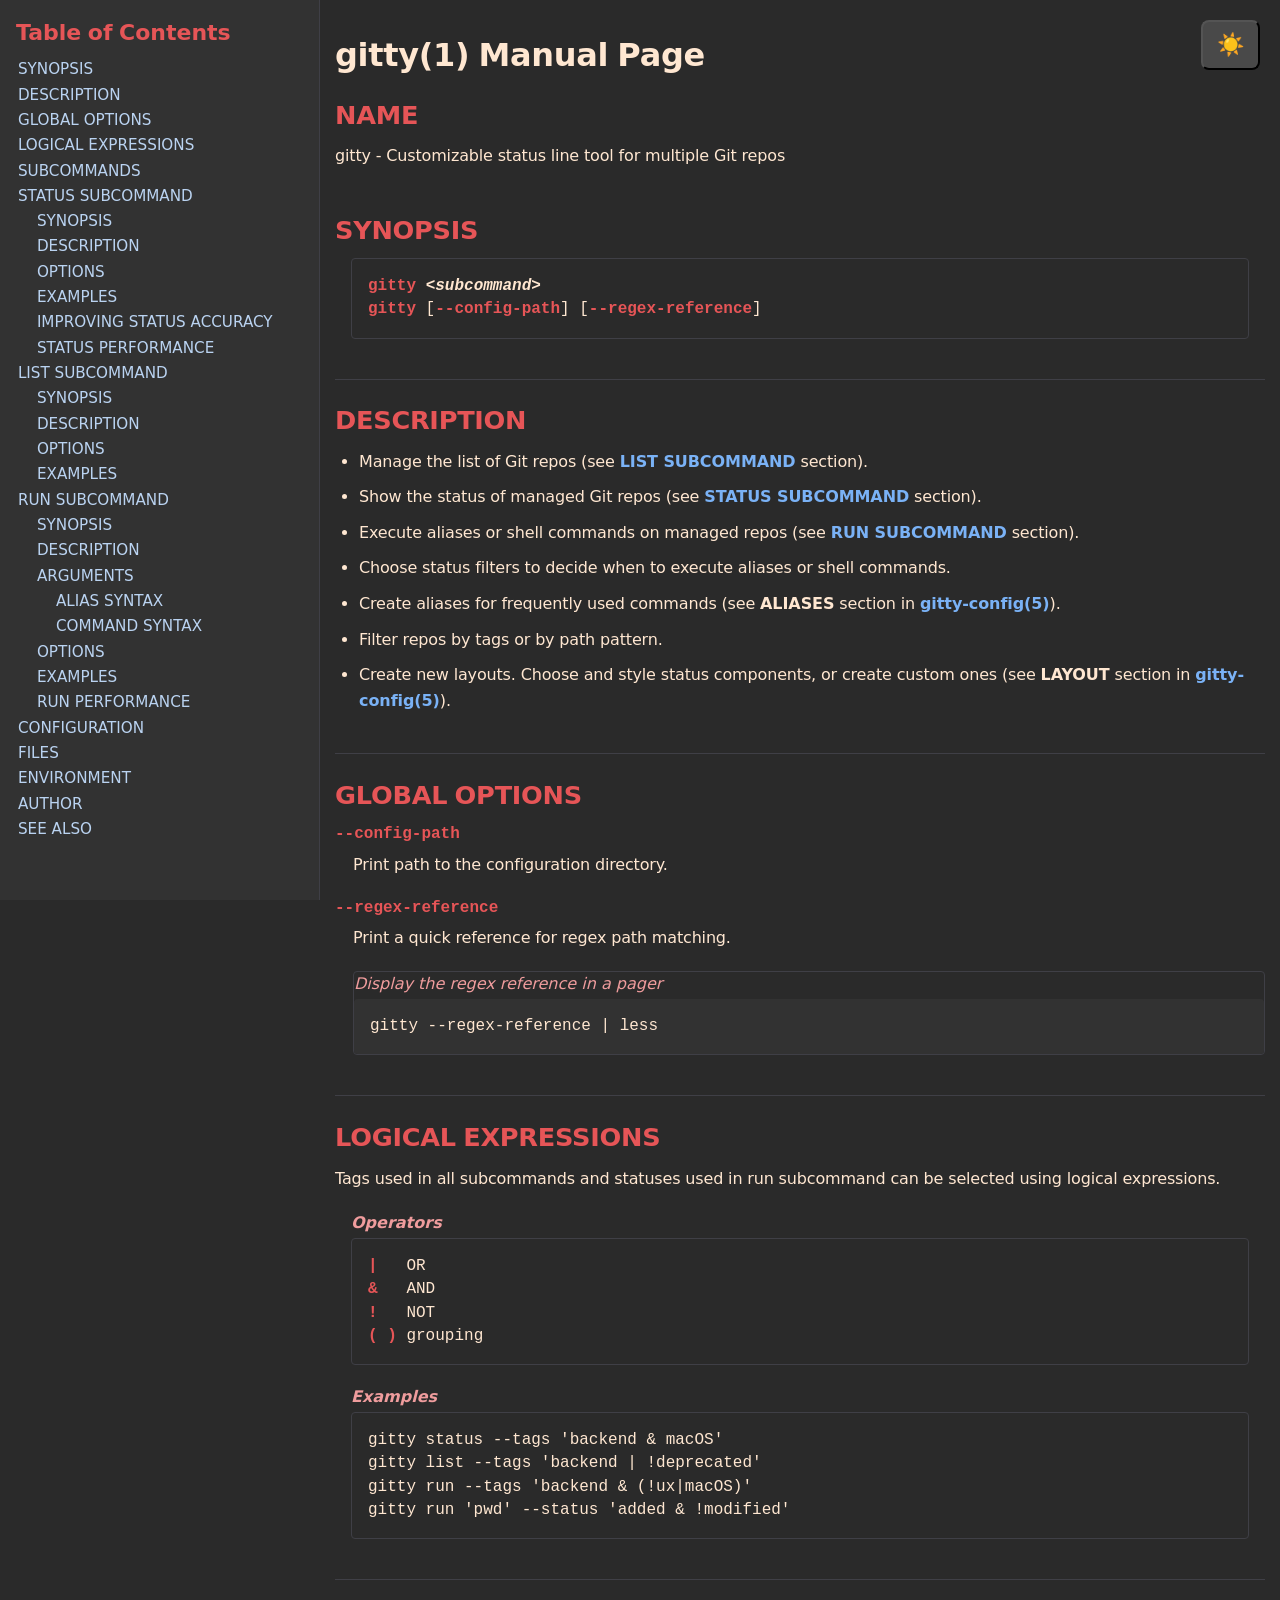
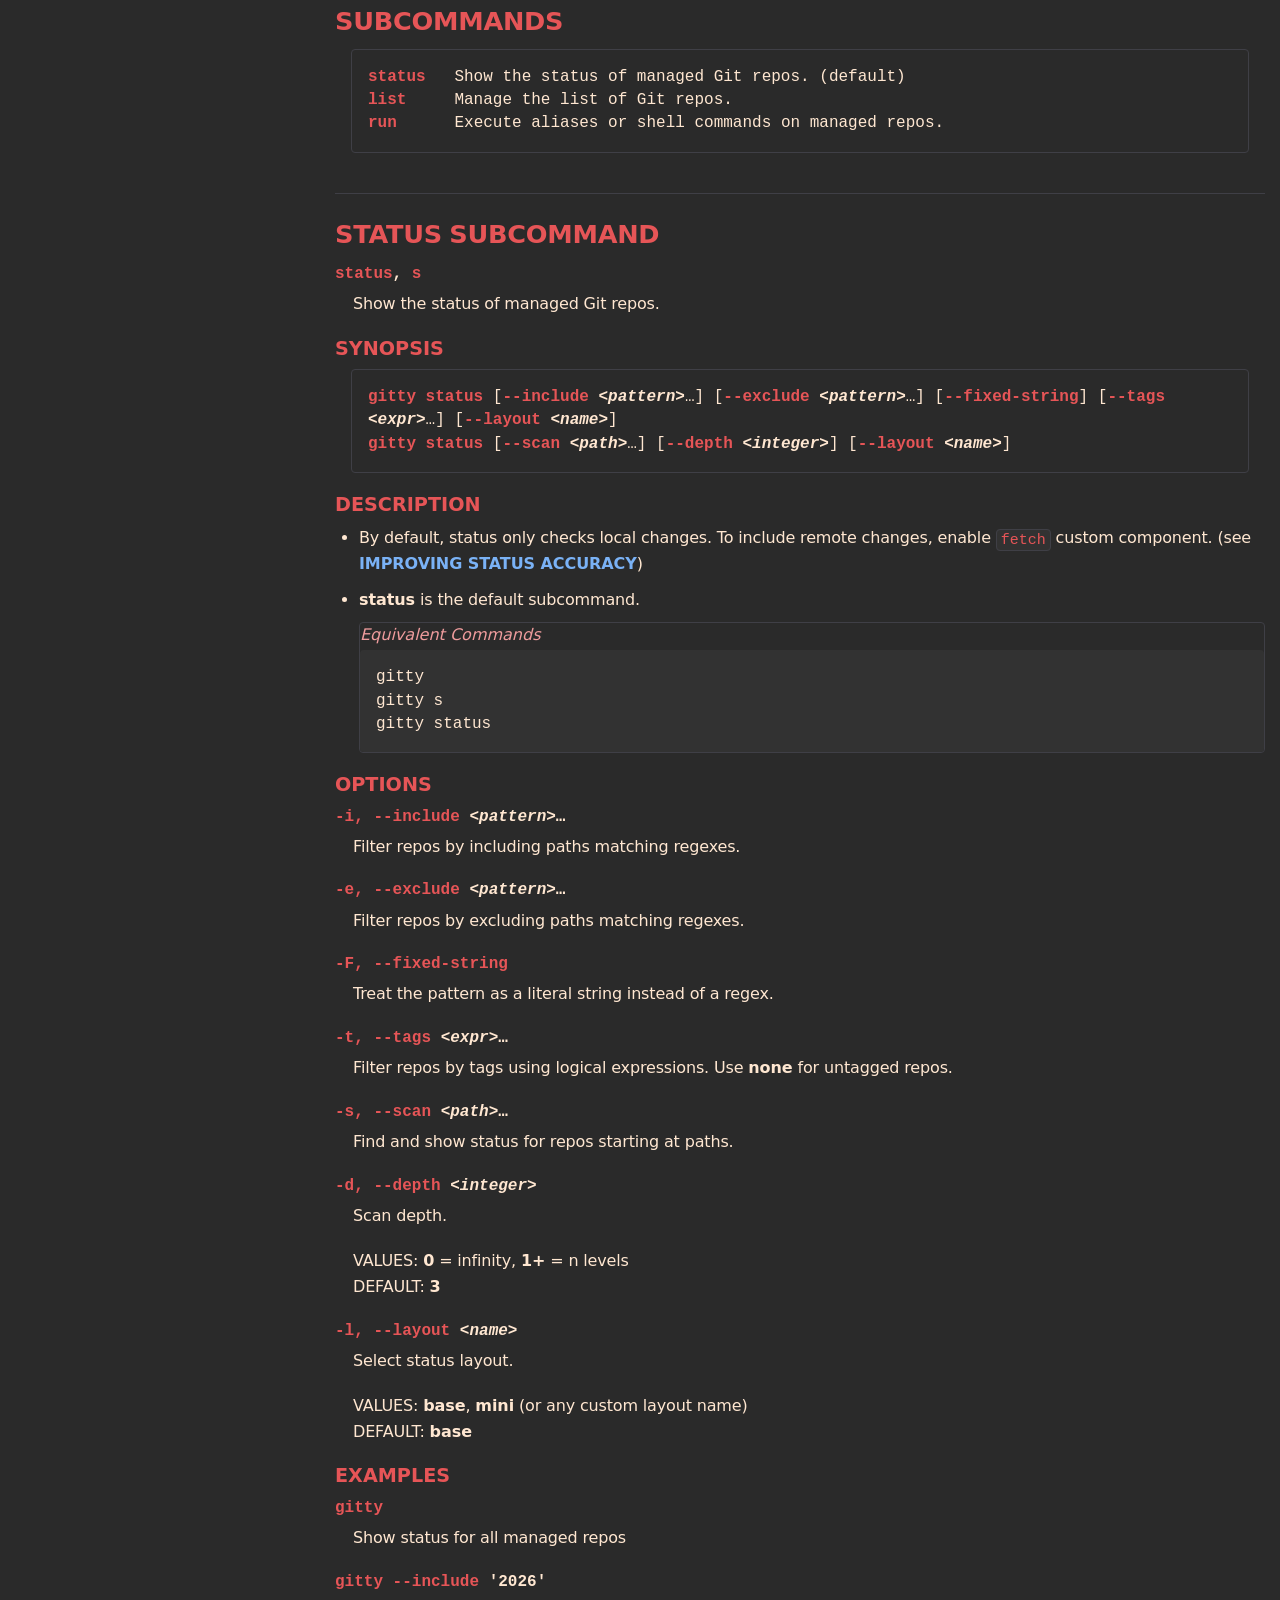
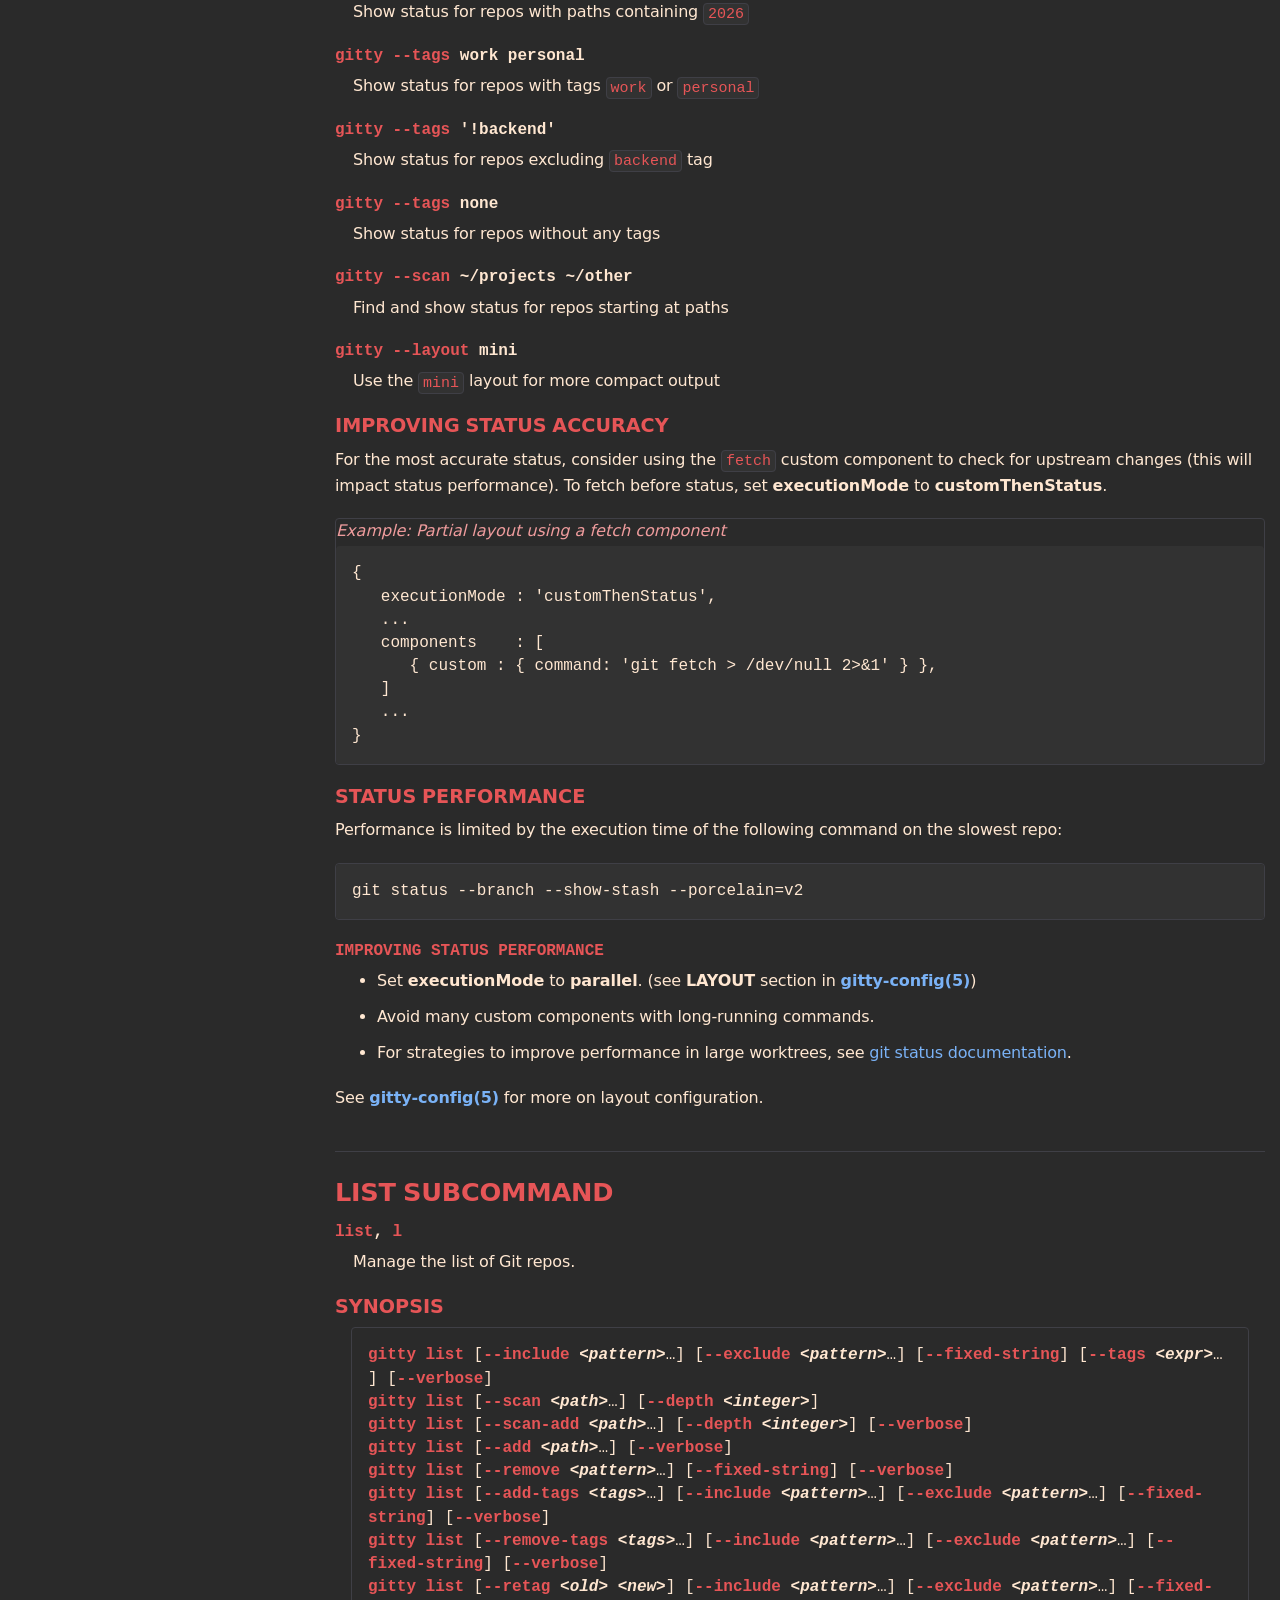
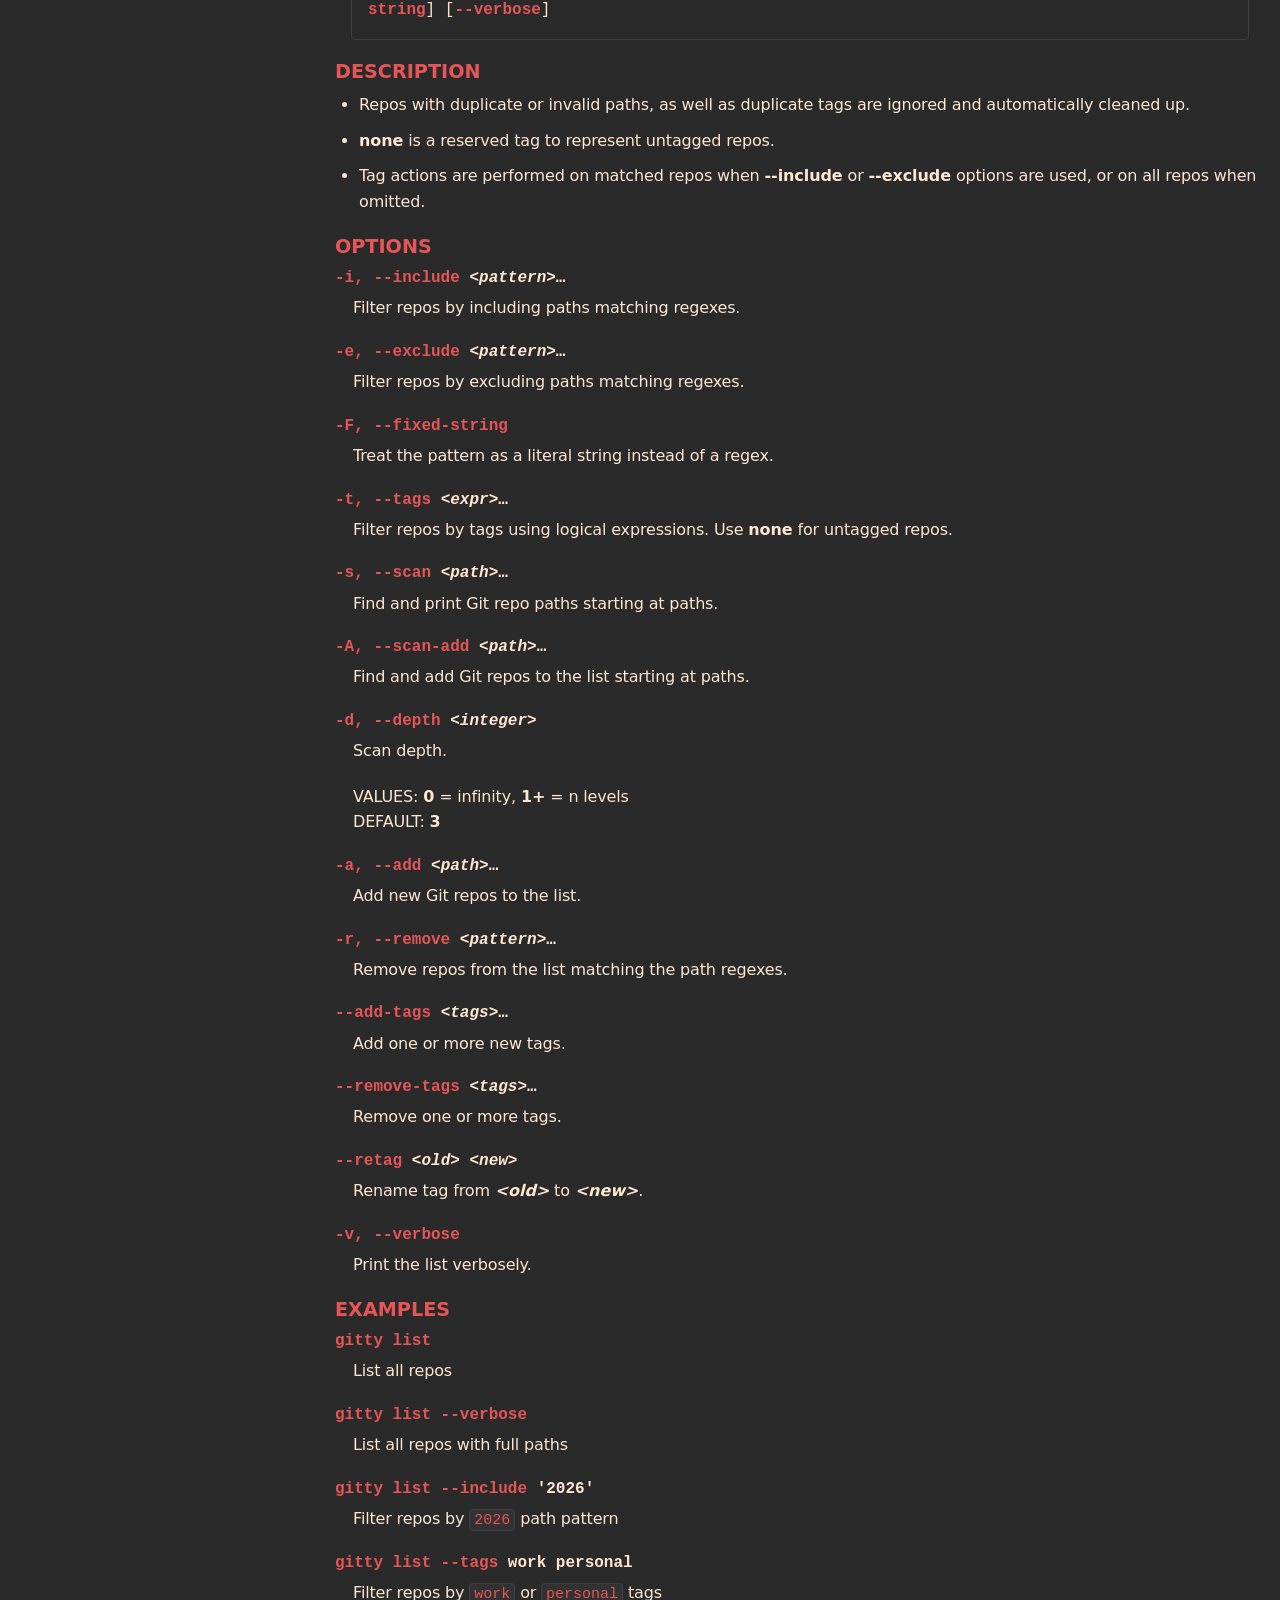
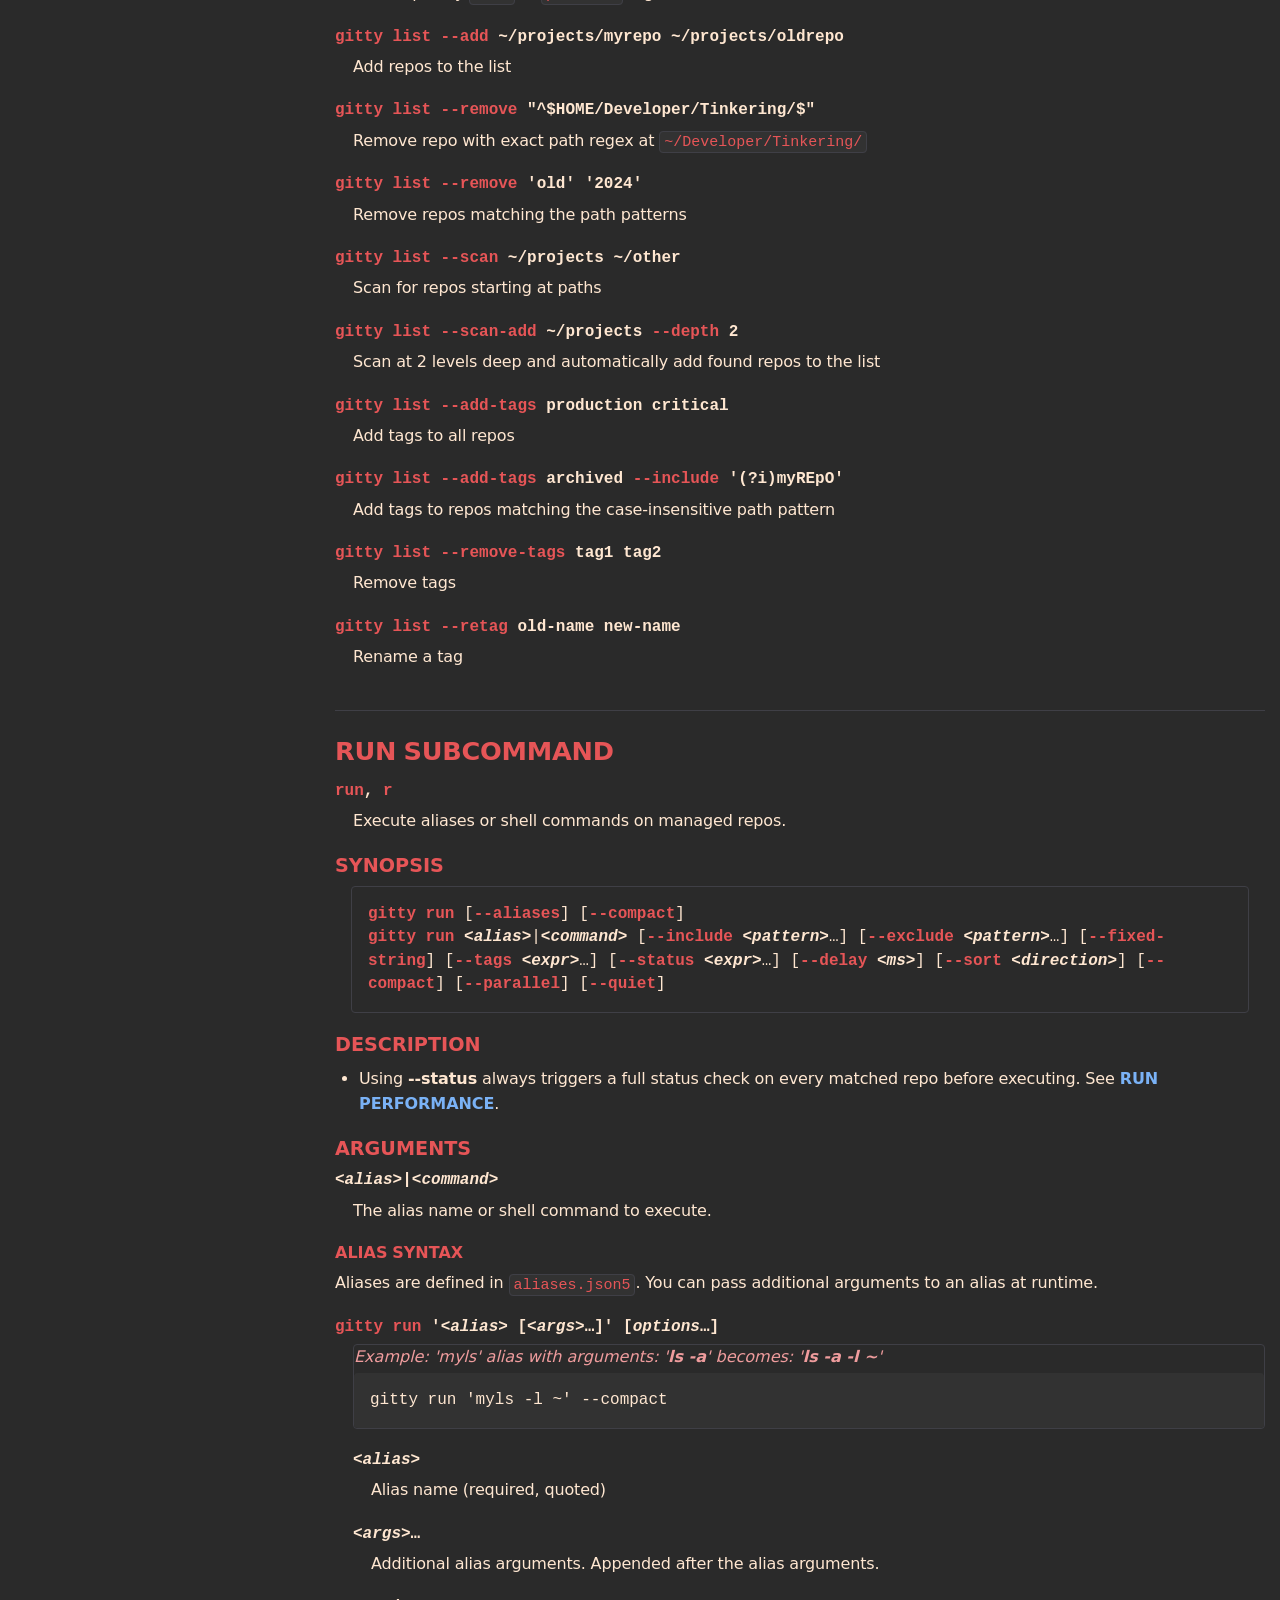
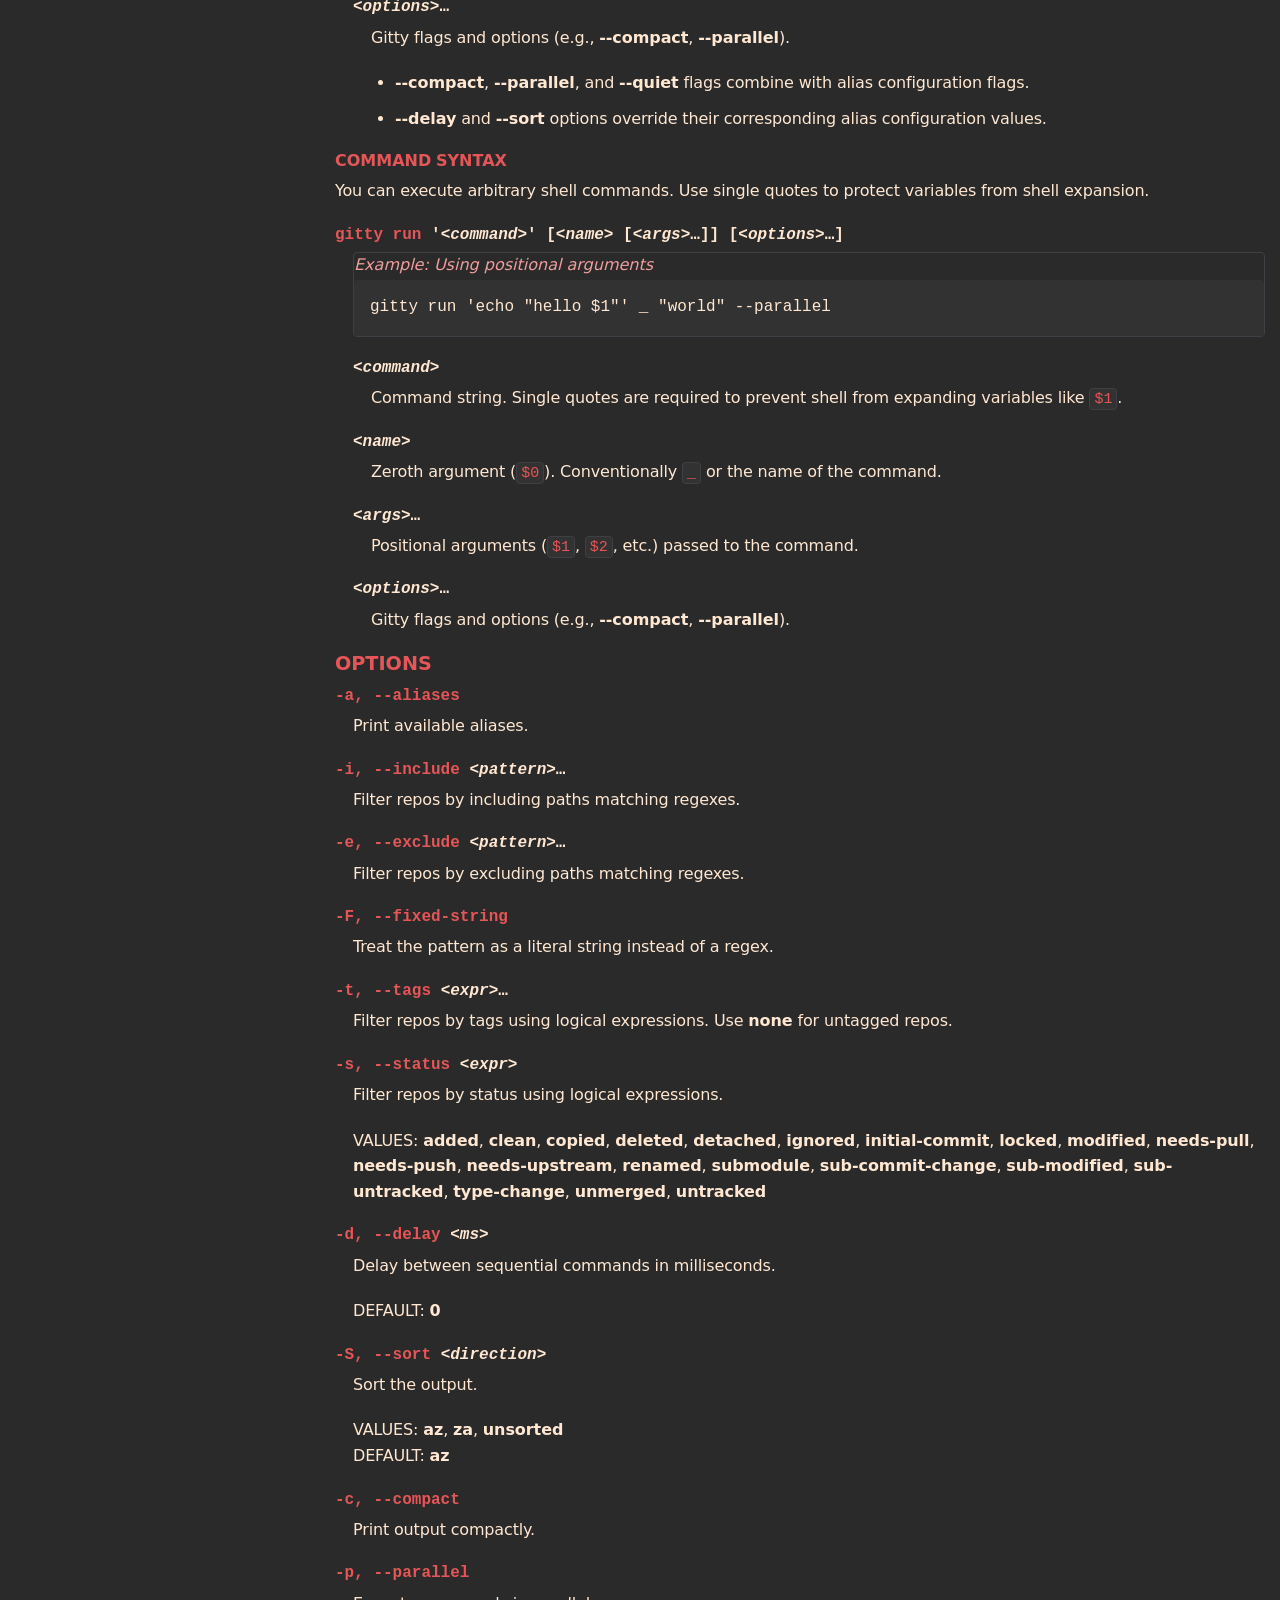
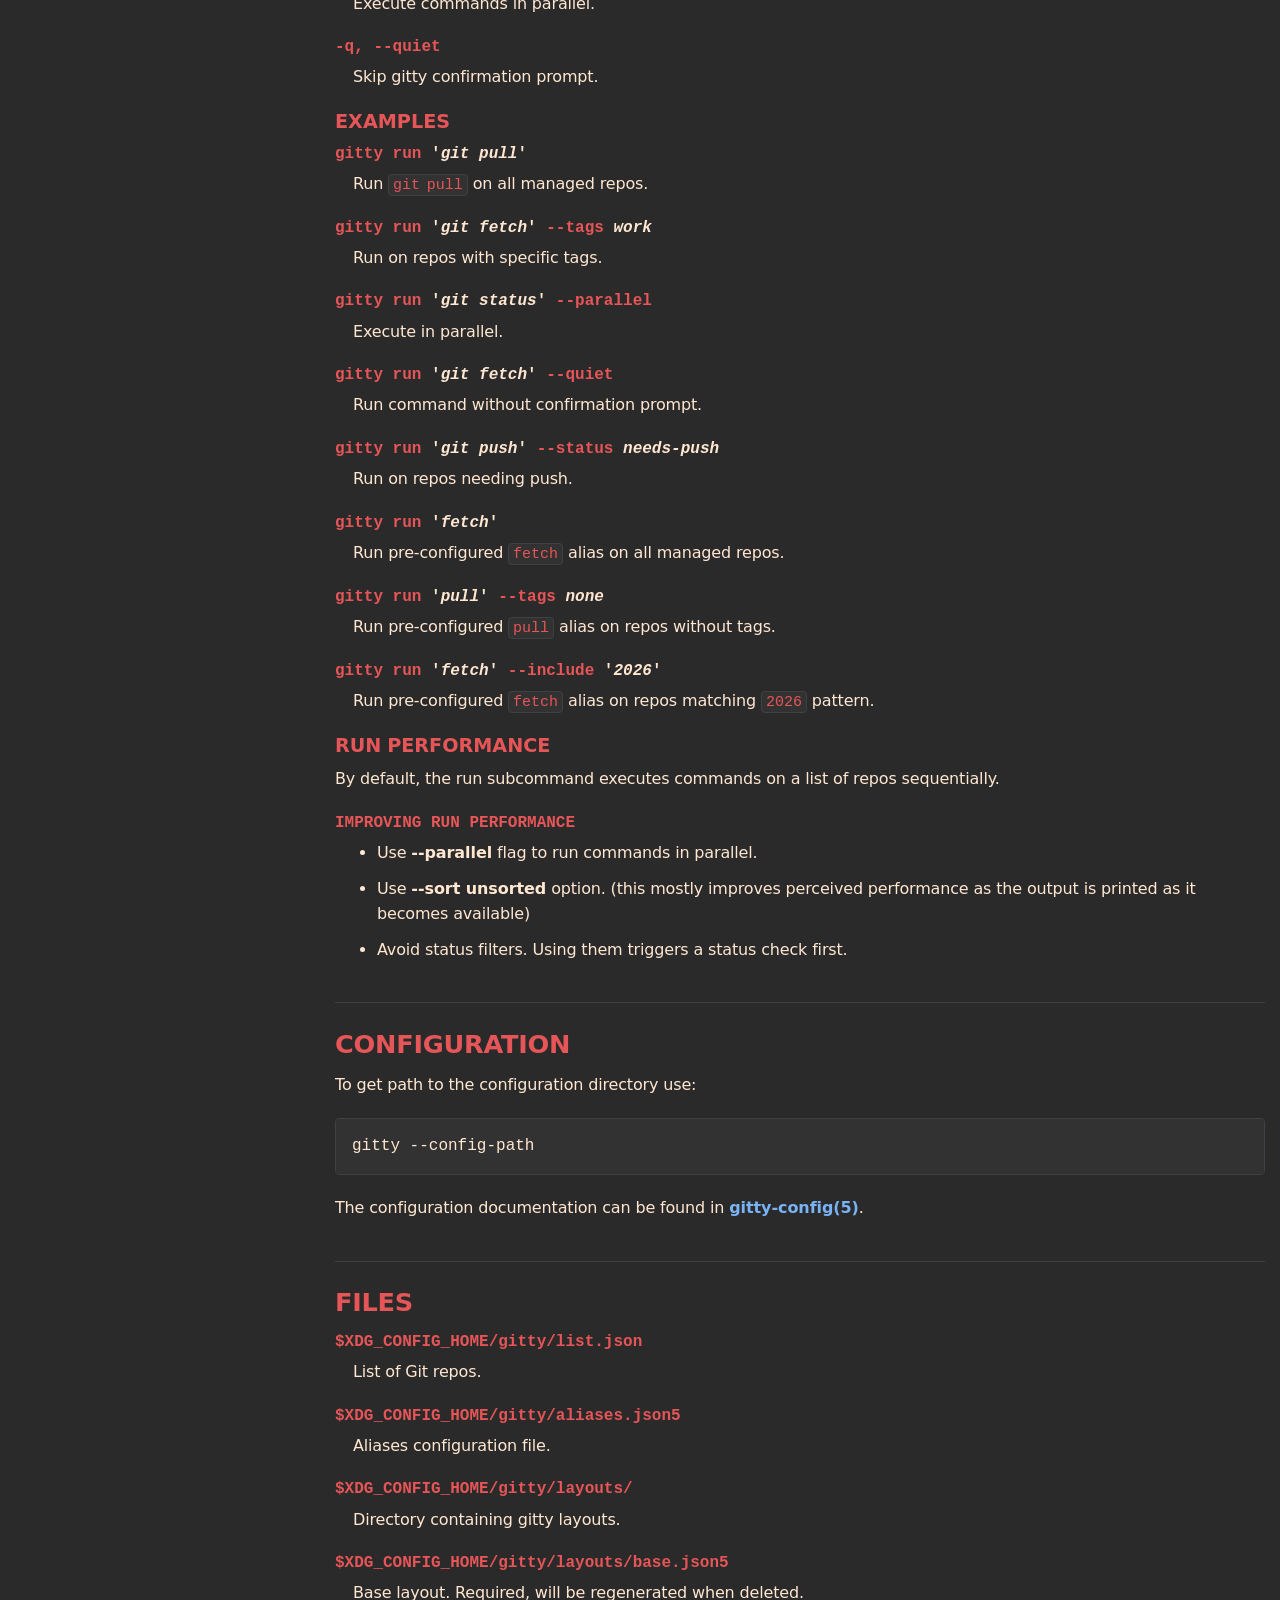
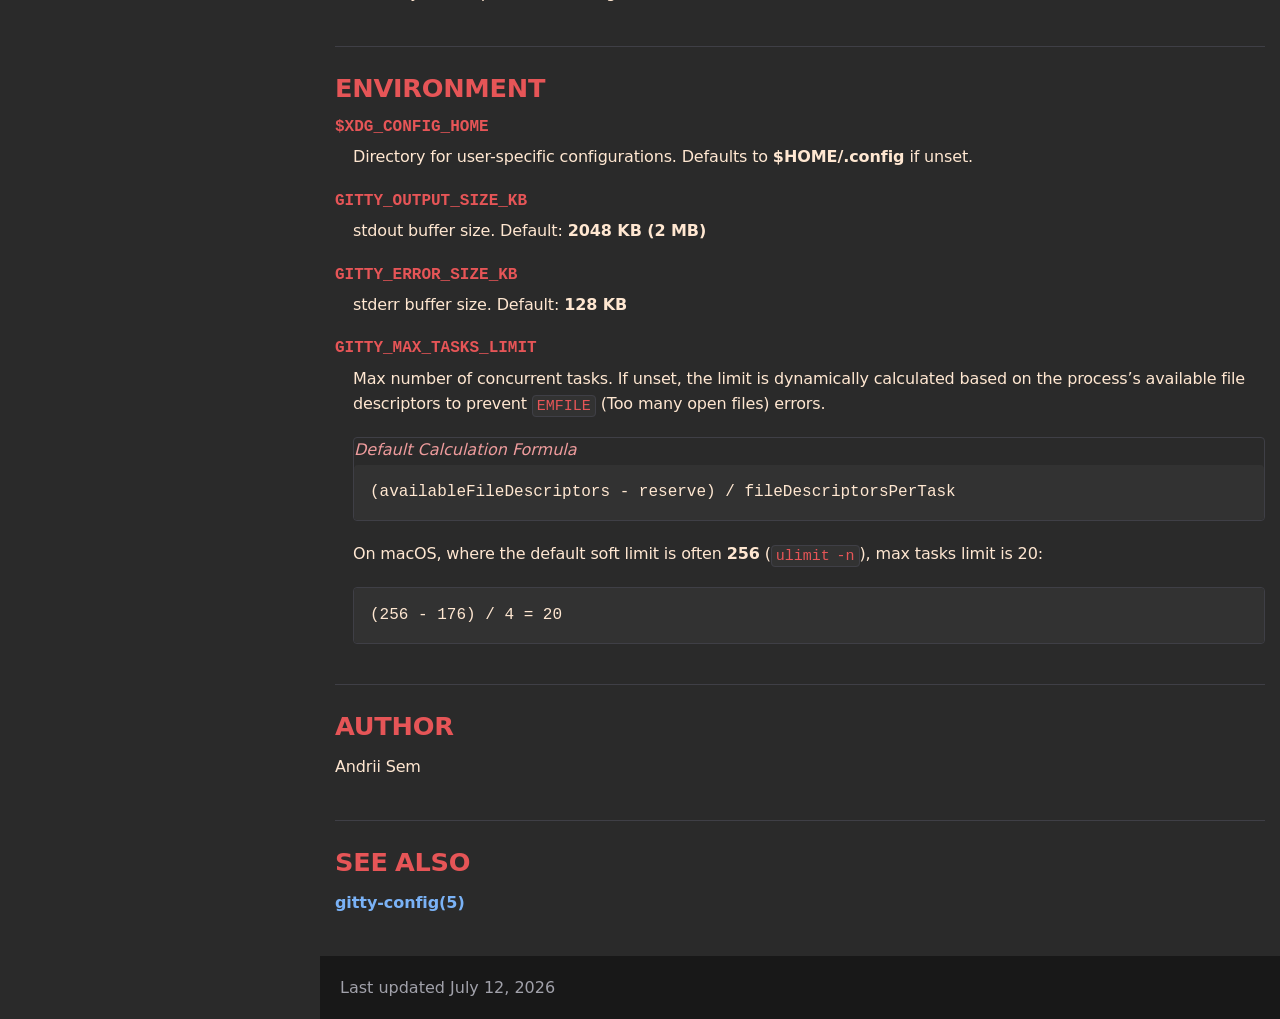
<file: docs/index.html>
<!DOCTYPE html>
<html lang="en">

<head>
    <meta charset="UTF-8">
    <meta http-equiv="refresh" content="0; url=web/gitty.html">
    <meta name="viewport" content="width=device-width, initial-scale=1.0">
    <title>gitty - customizable status line CLI tool for multiple Git repos</title>
    <meta name="description" content="Manage the list of Git repos. Show the status of managed Git repos. Filter repos by tags or by path pattern. Execute aliases or shell commands on managed repos. Create aliases for frequently used commands. Create new layouts. Choose and style status components, or create custom ones."/>
    <script src="./web/toggle.js"></script>
    <link rel="stylesheet" href="./web/gitty-style.css">
</head>

<body class="manpage">
    <div id="header">
        <h1>gitty Manuals</h1>
    </div>
    <div id="content">
        <h3>
            · <a href="./web/gitty.html"><strong>gitty(1)</strong></a>
            <br>
            · <a href="./web/gitty-config.html"><strong>gitty-config(5)</strong></a>
        </h3>
    </div>
</body>

</html>
</file>
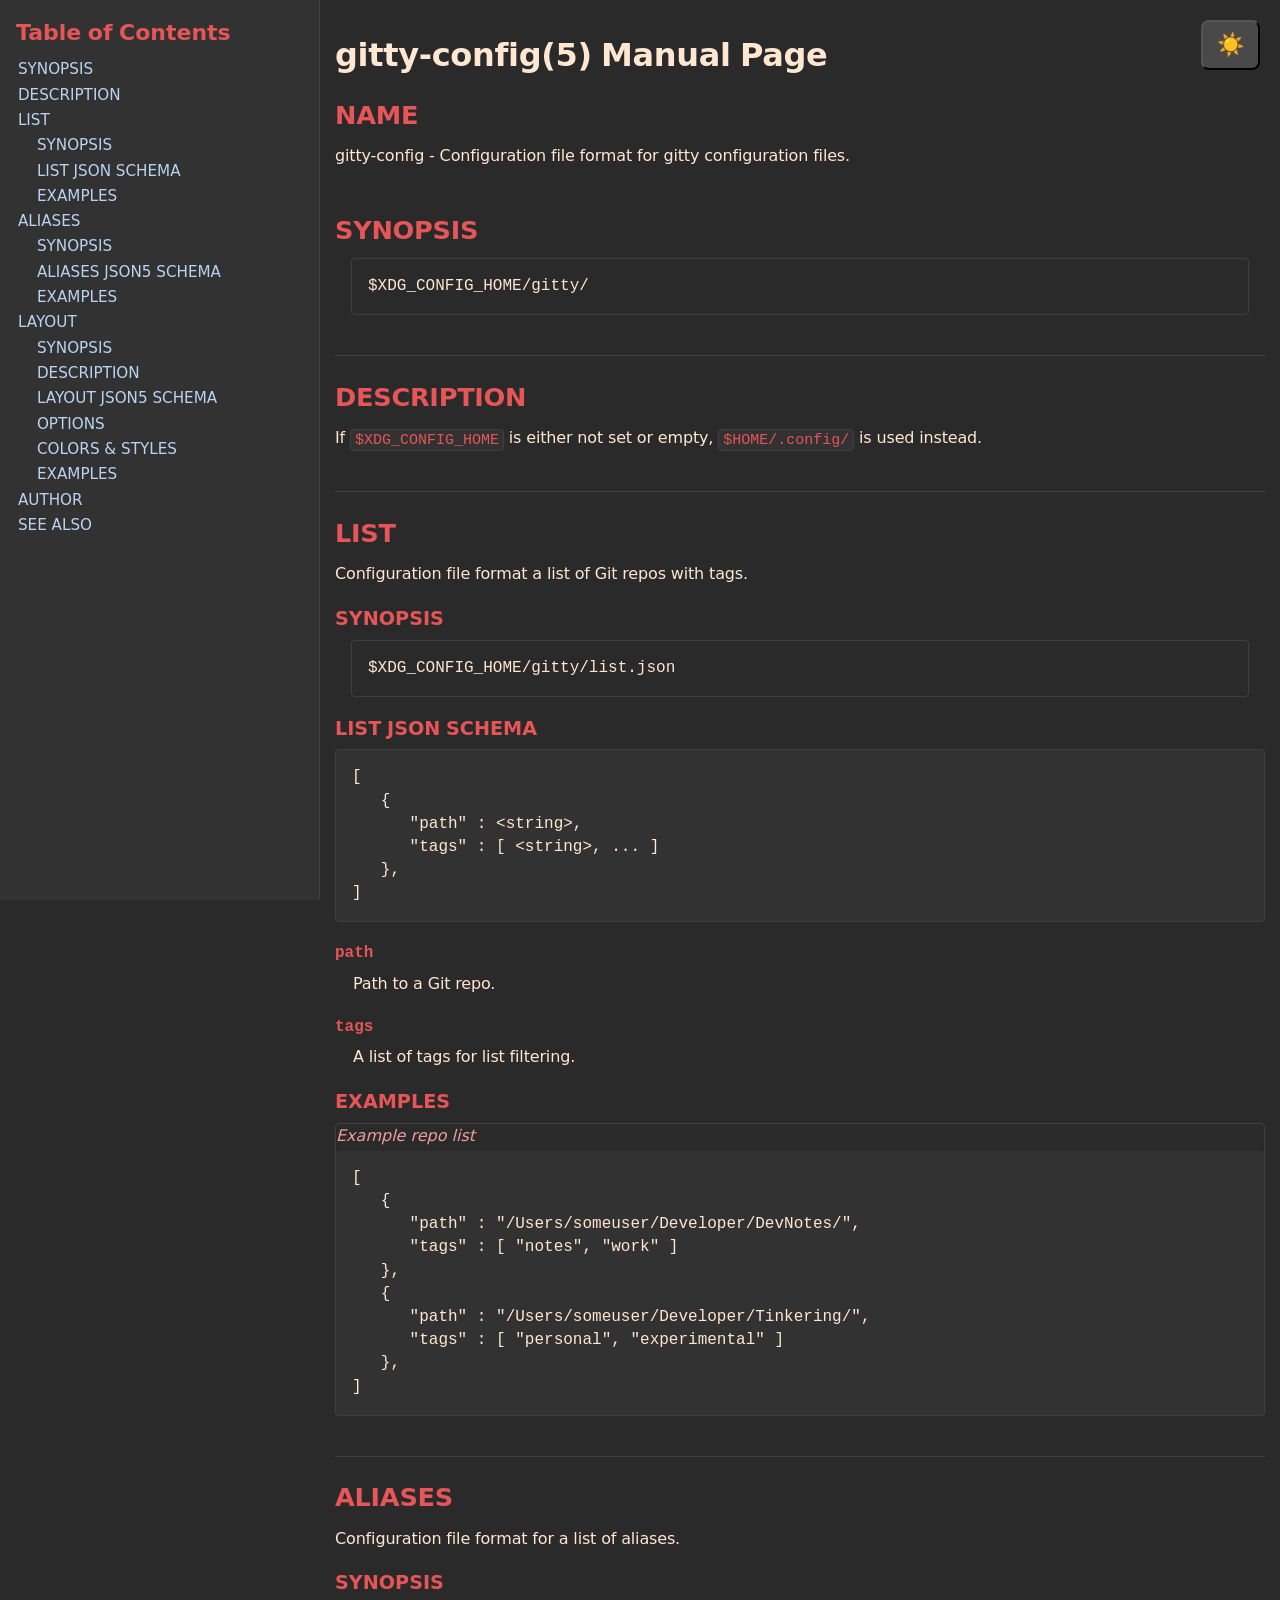
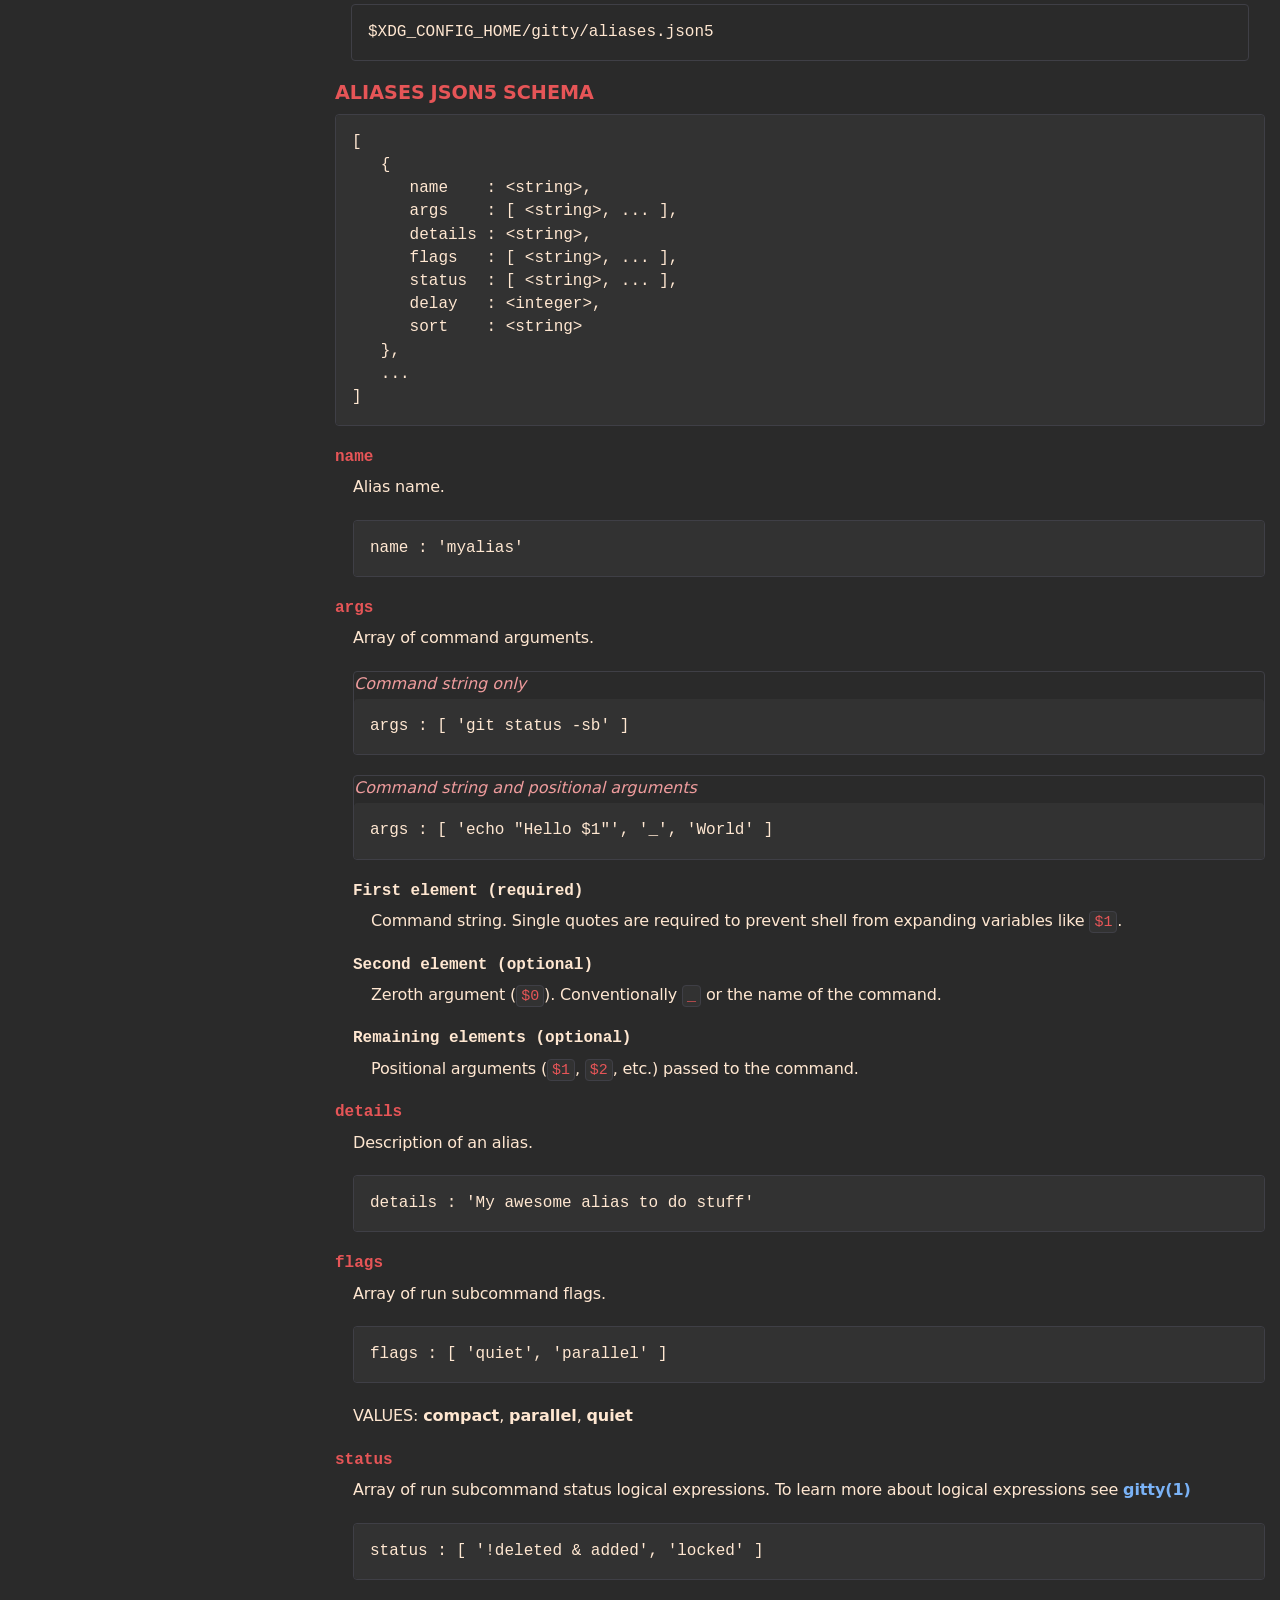
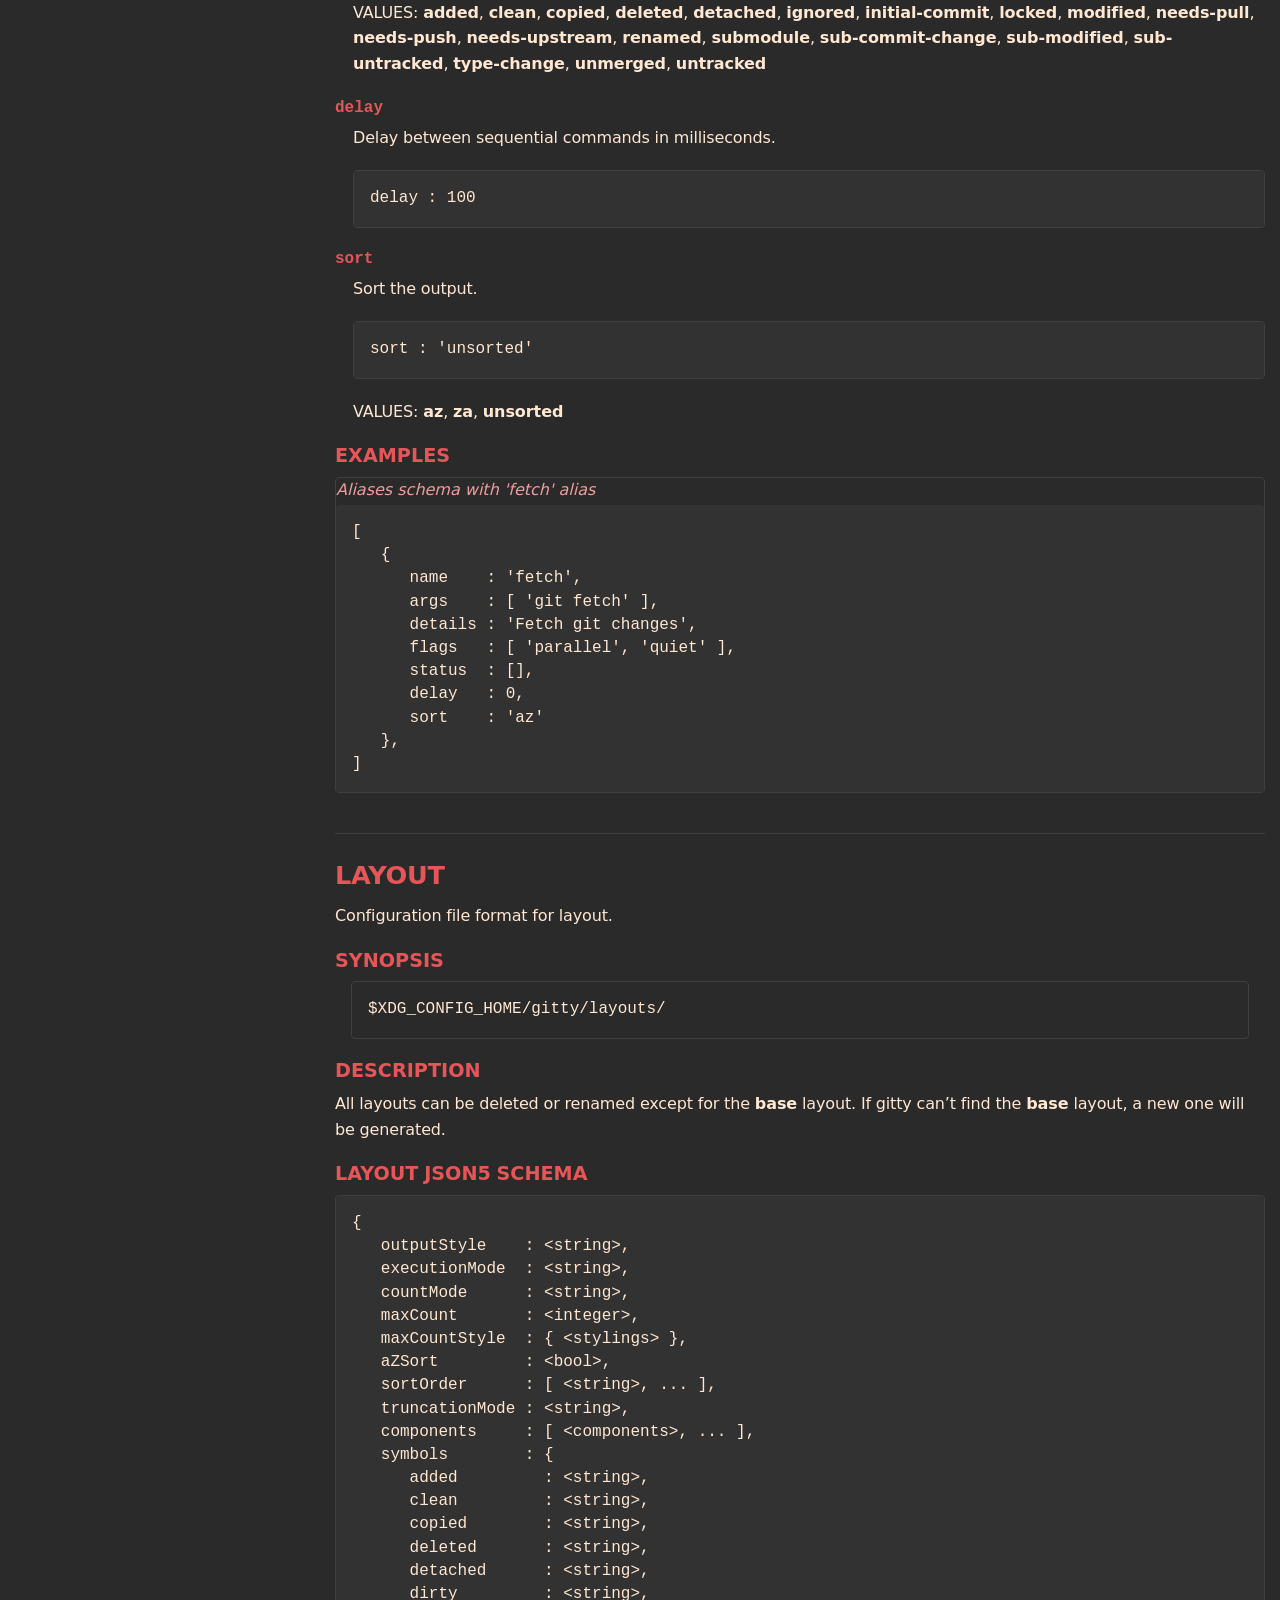
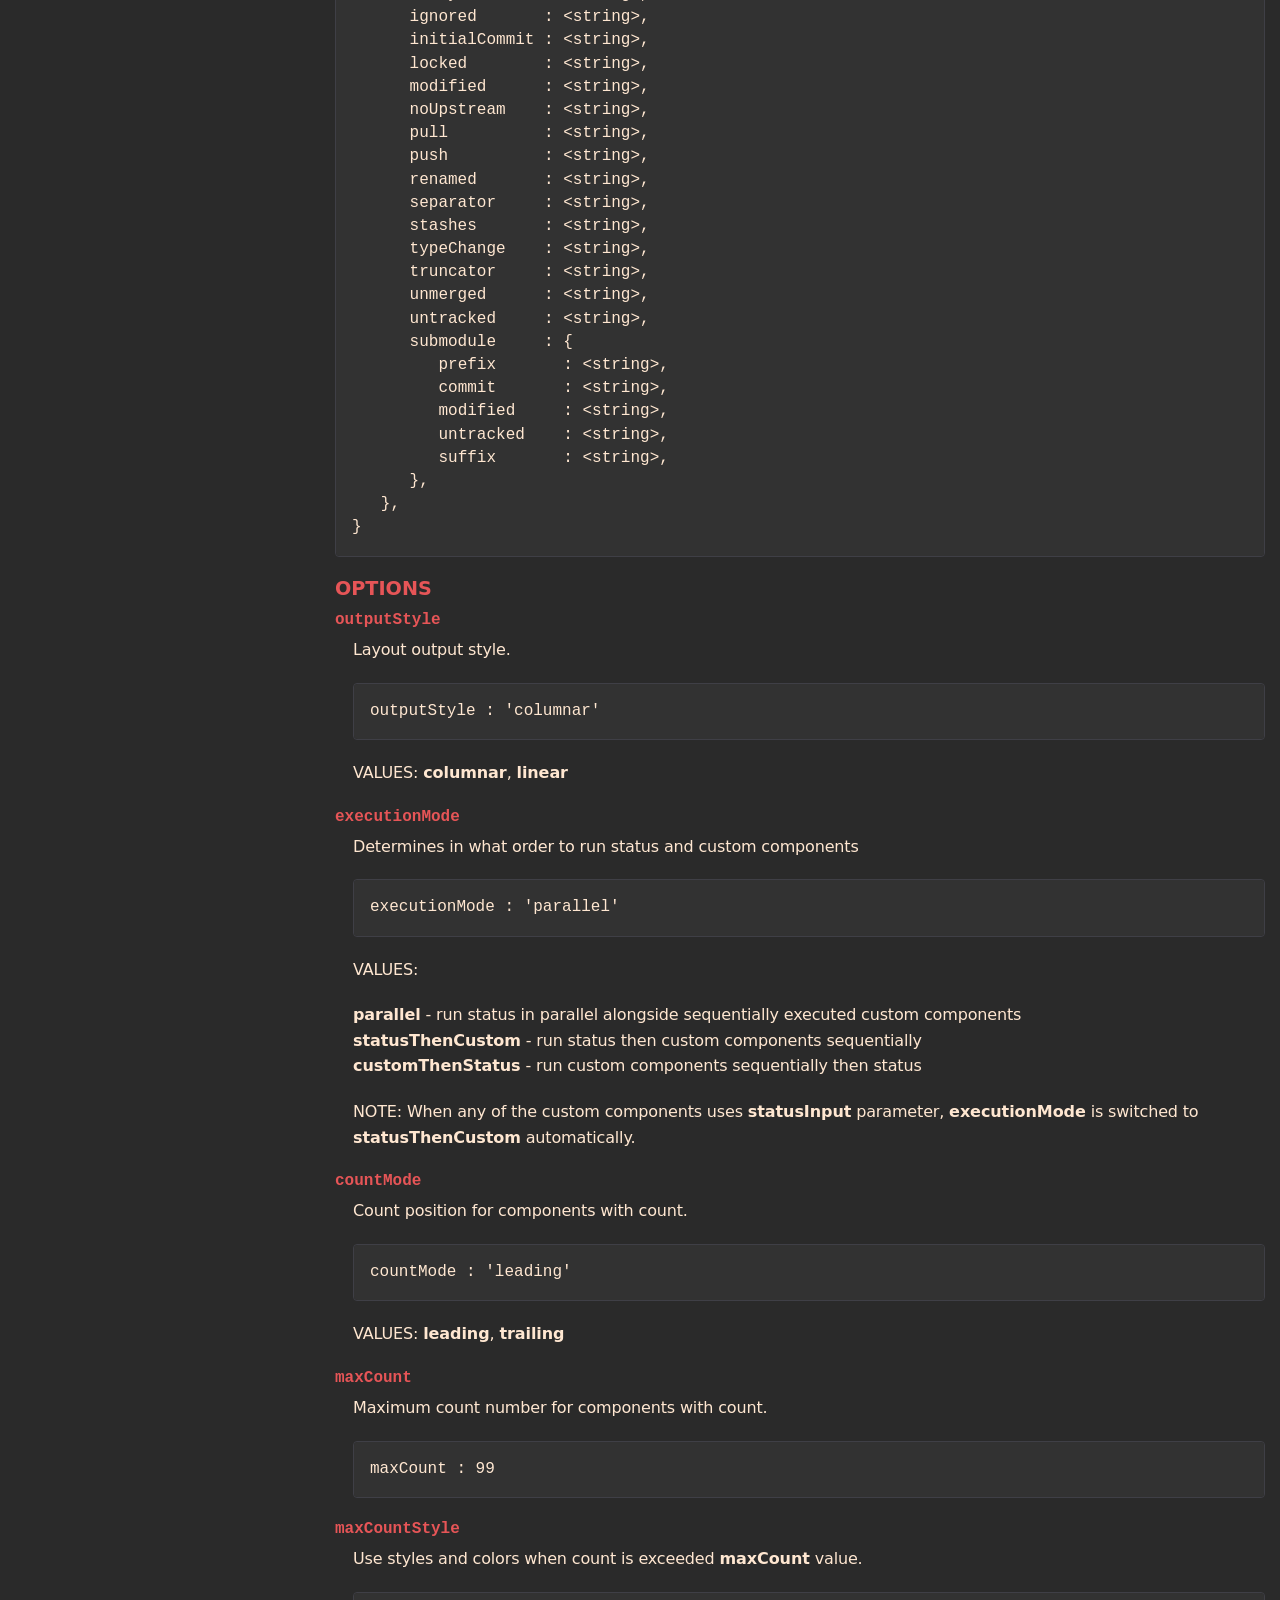
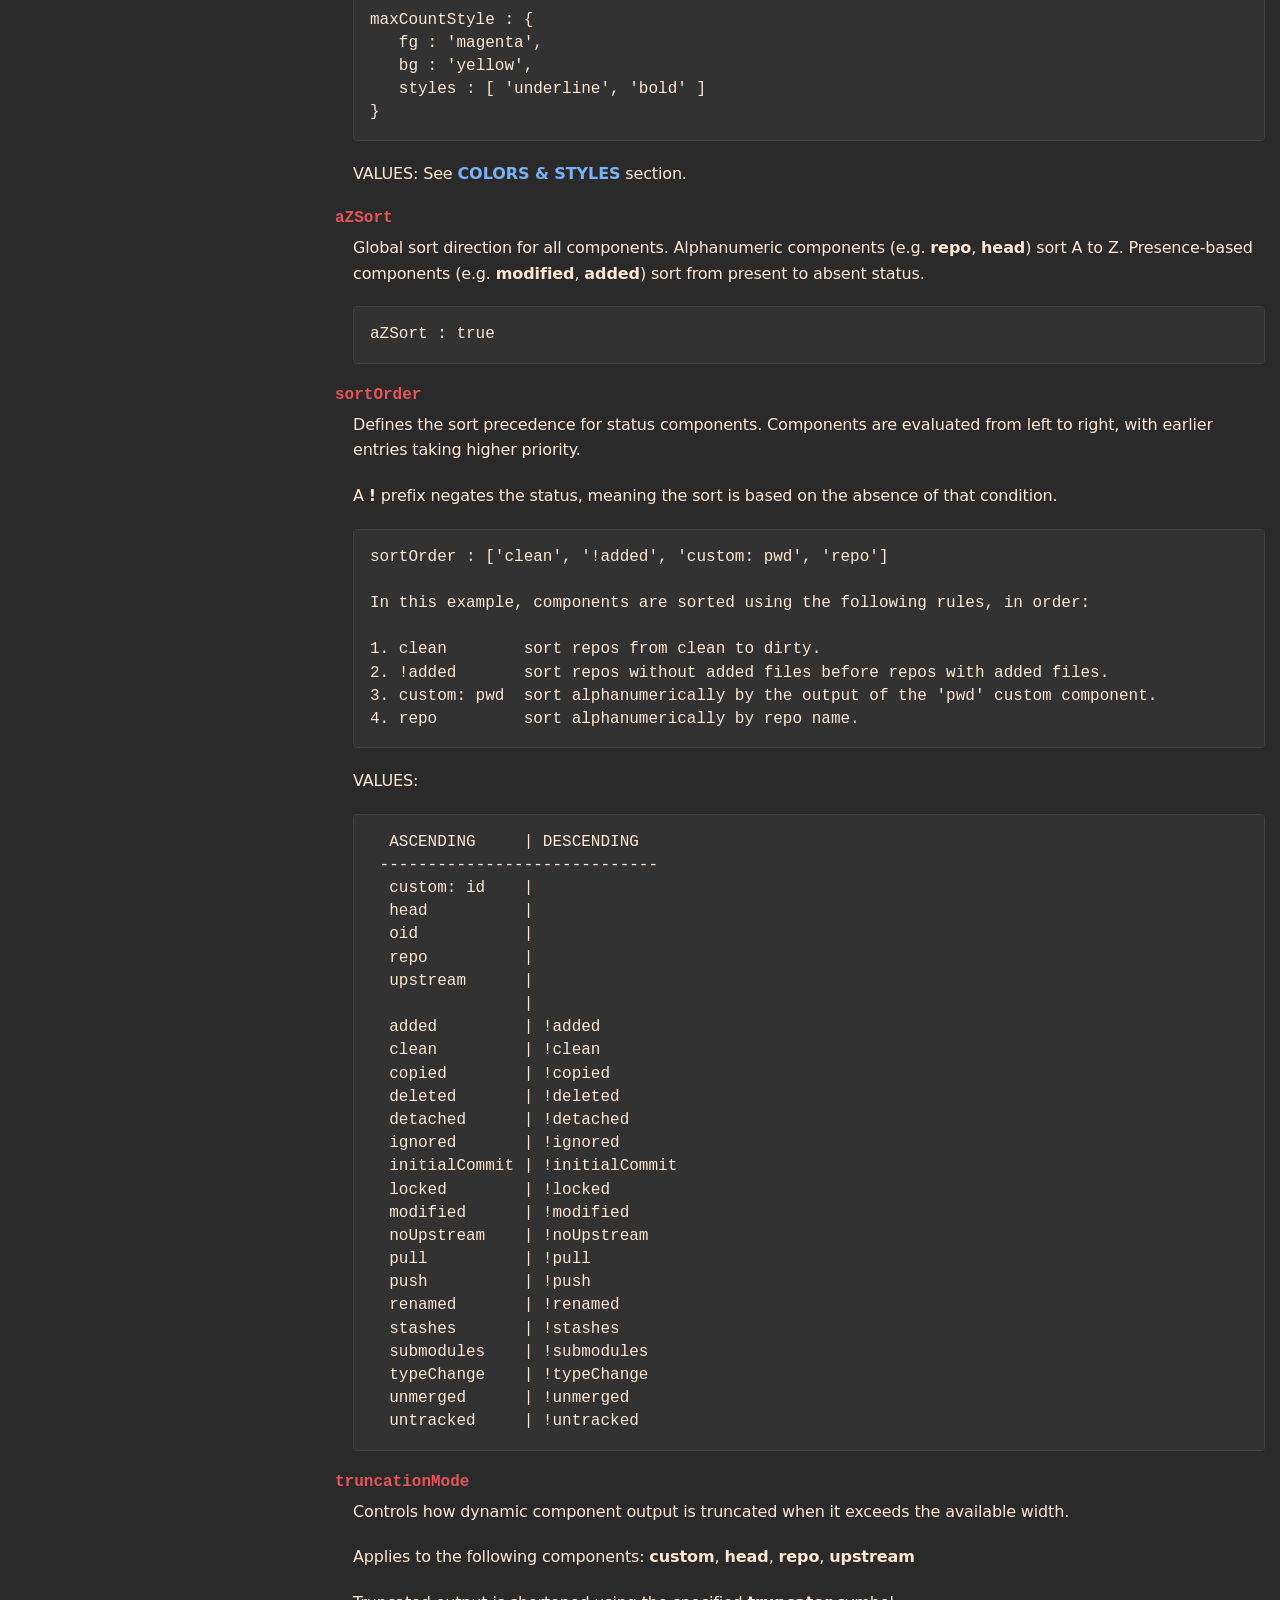
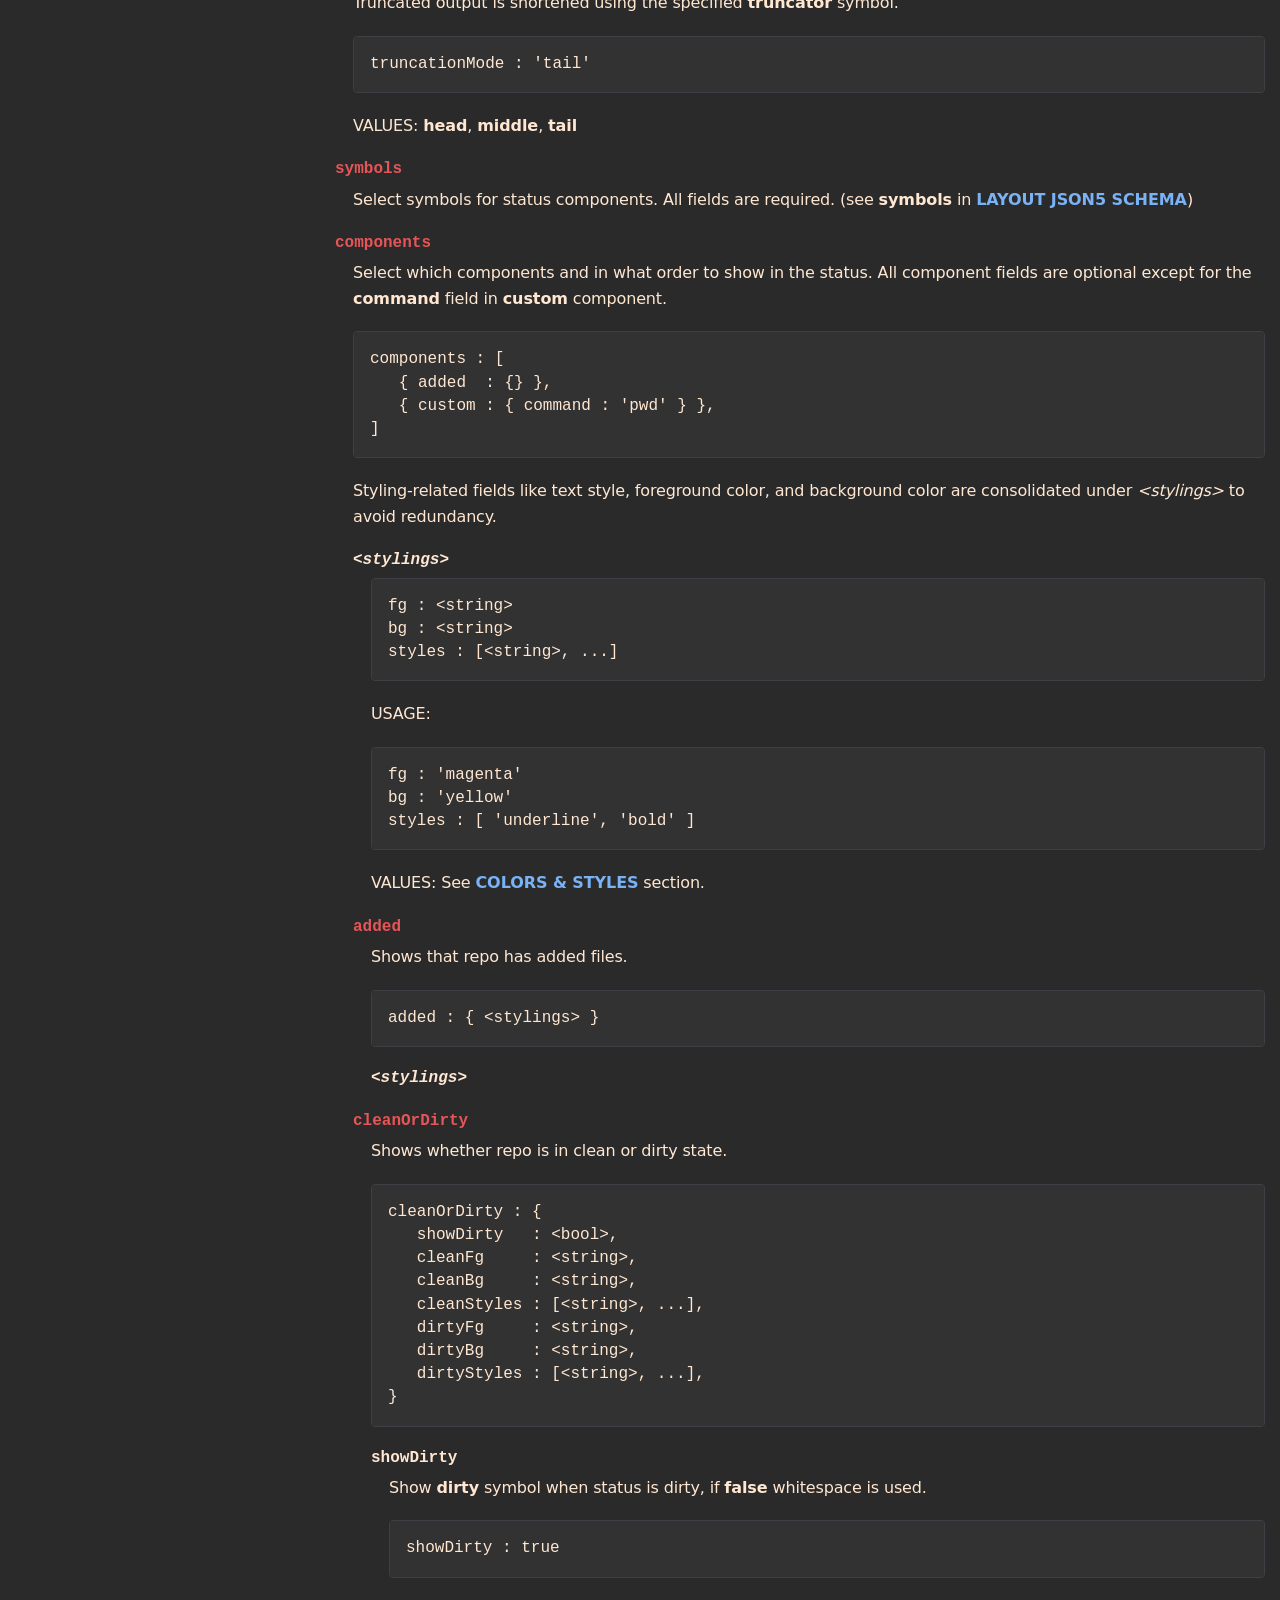
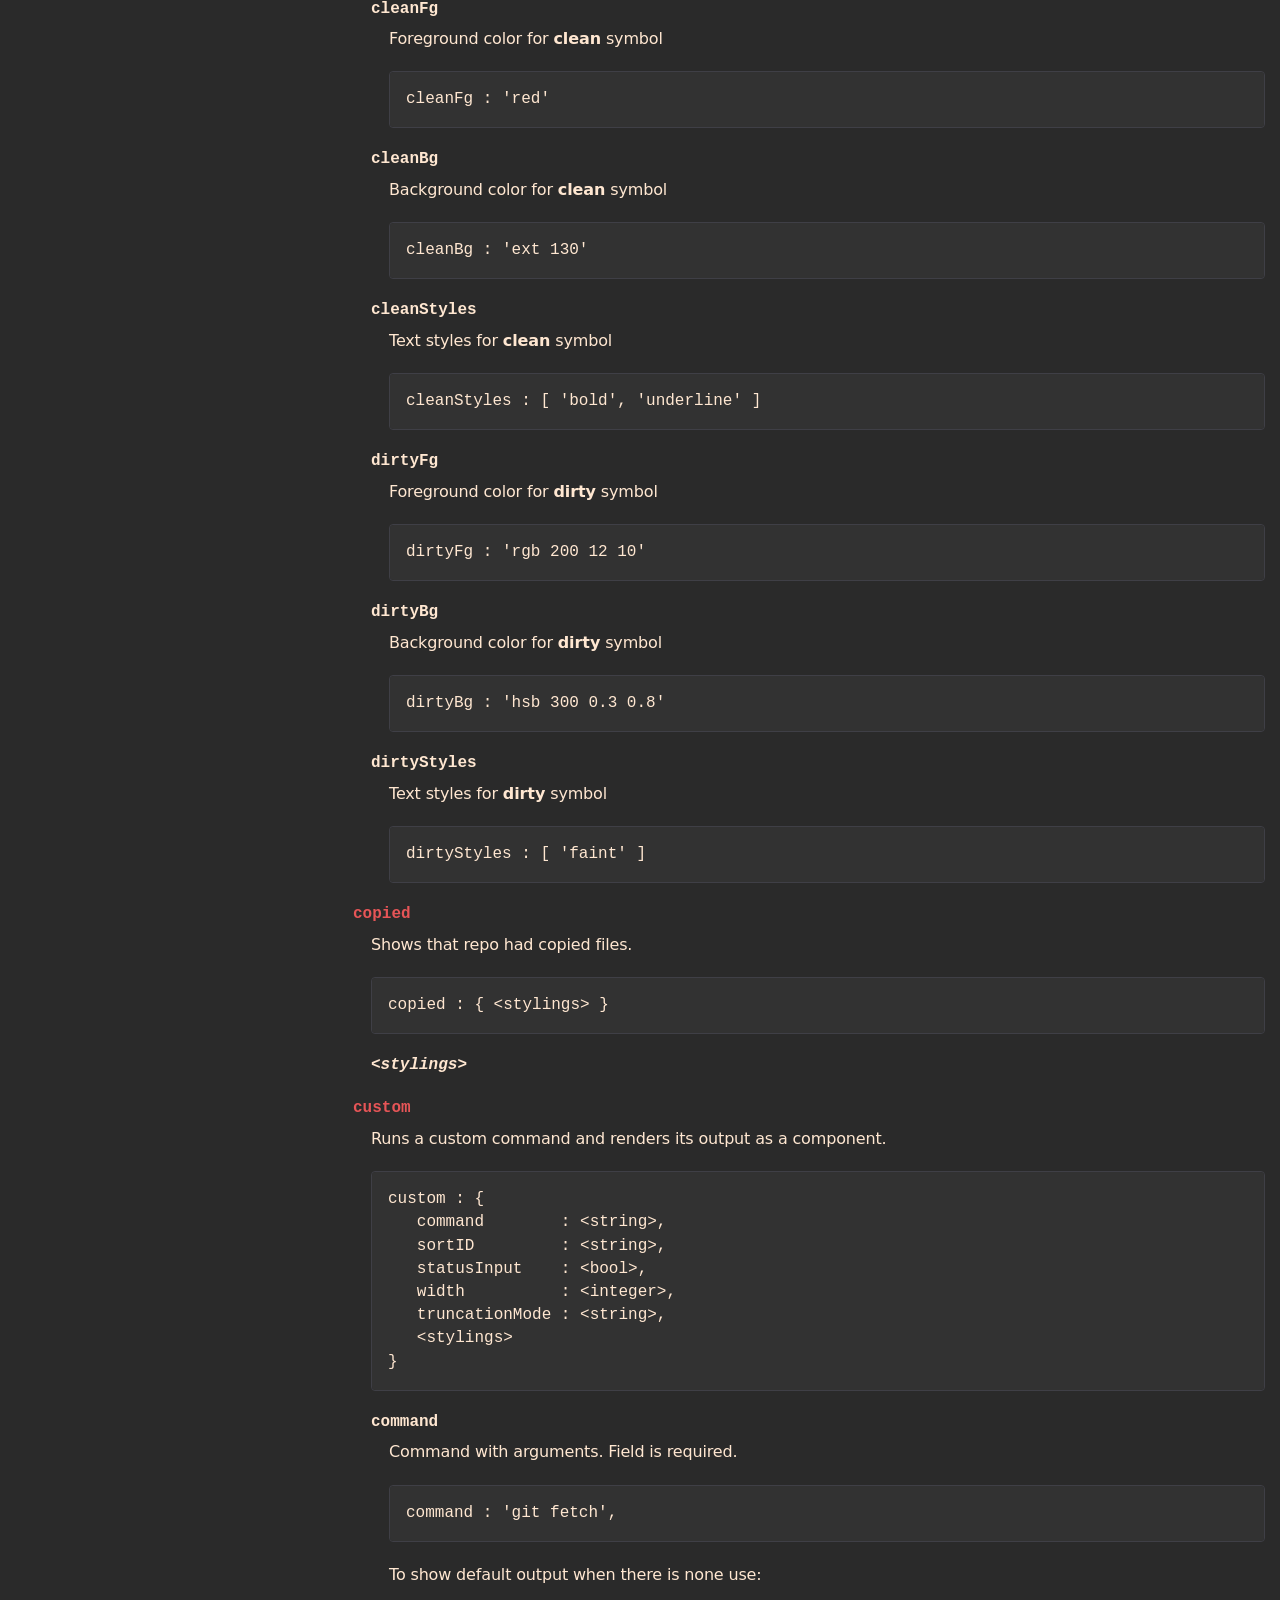
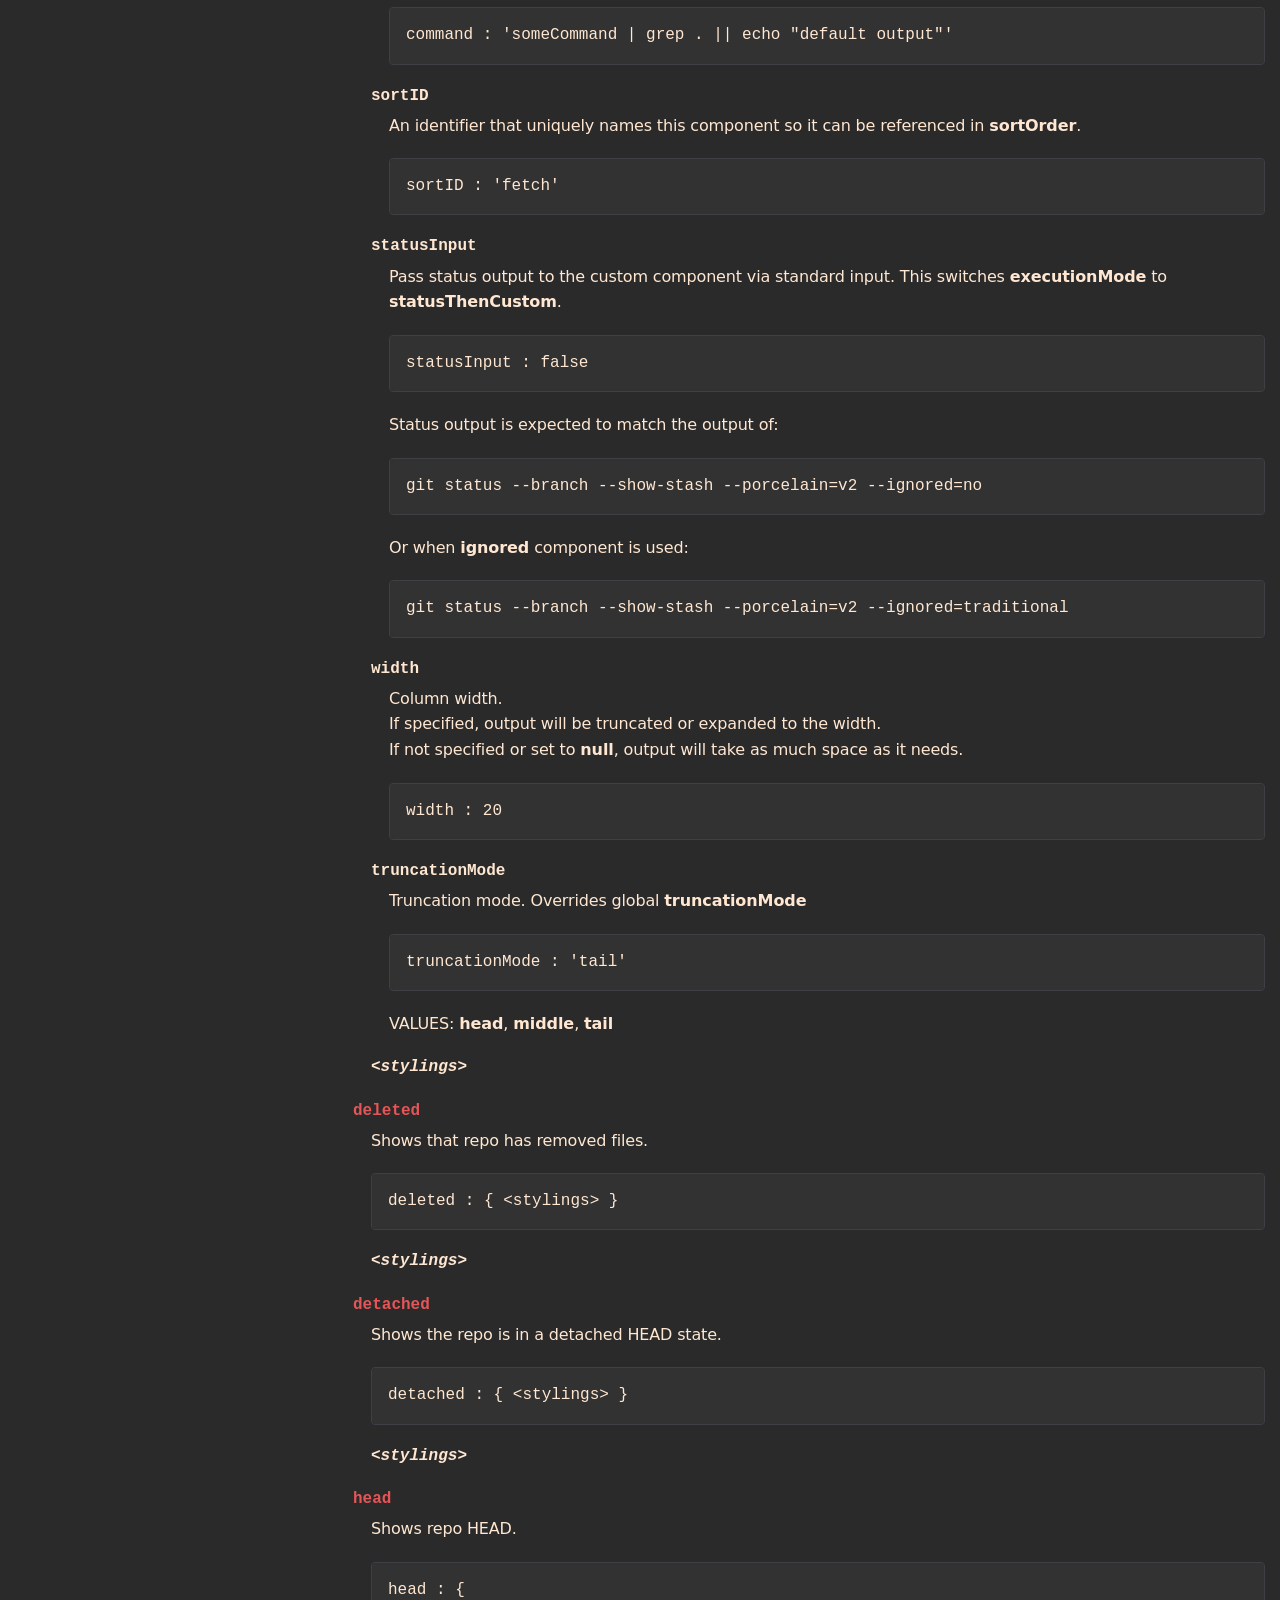
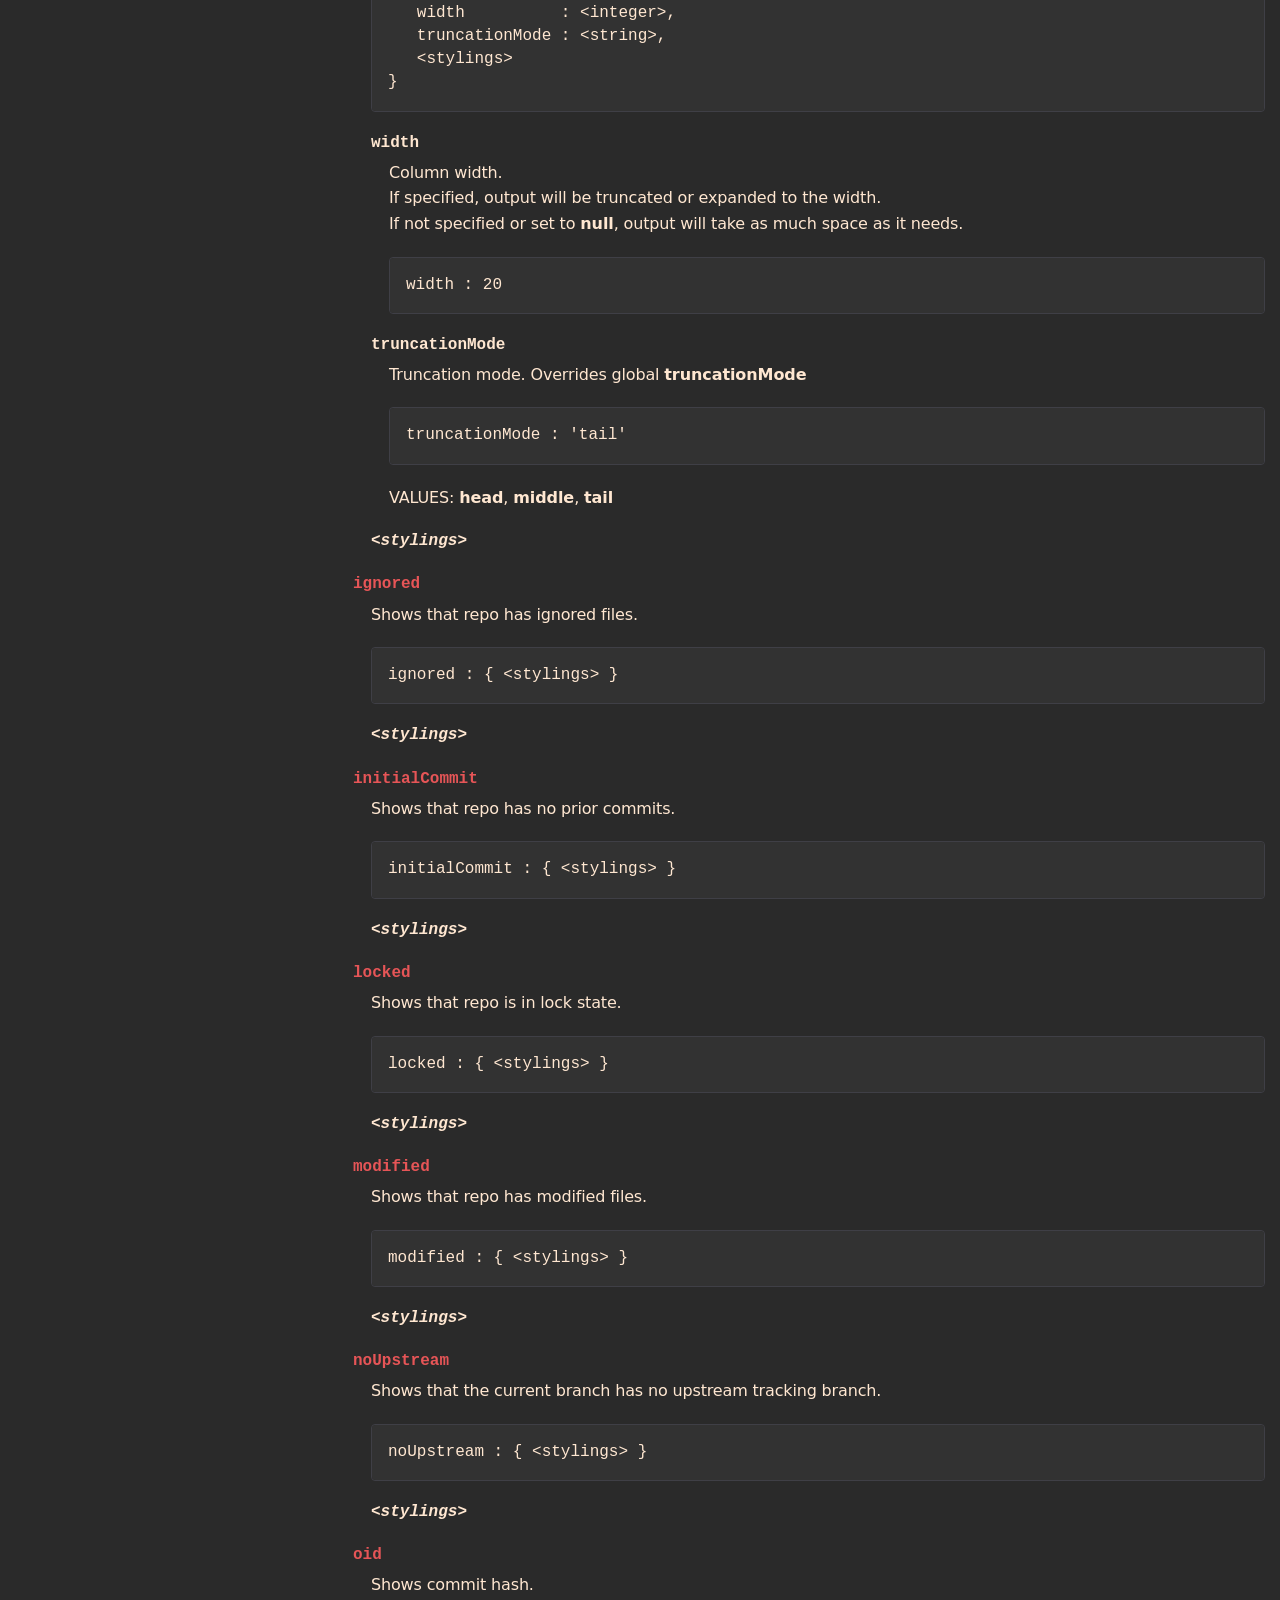
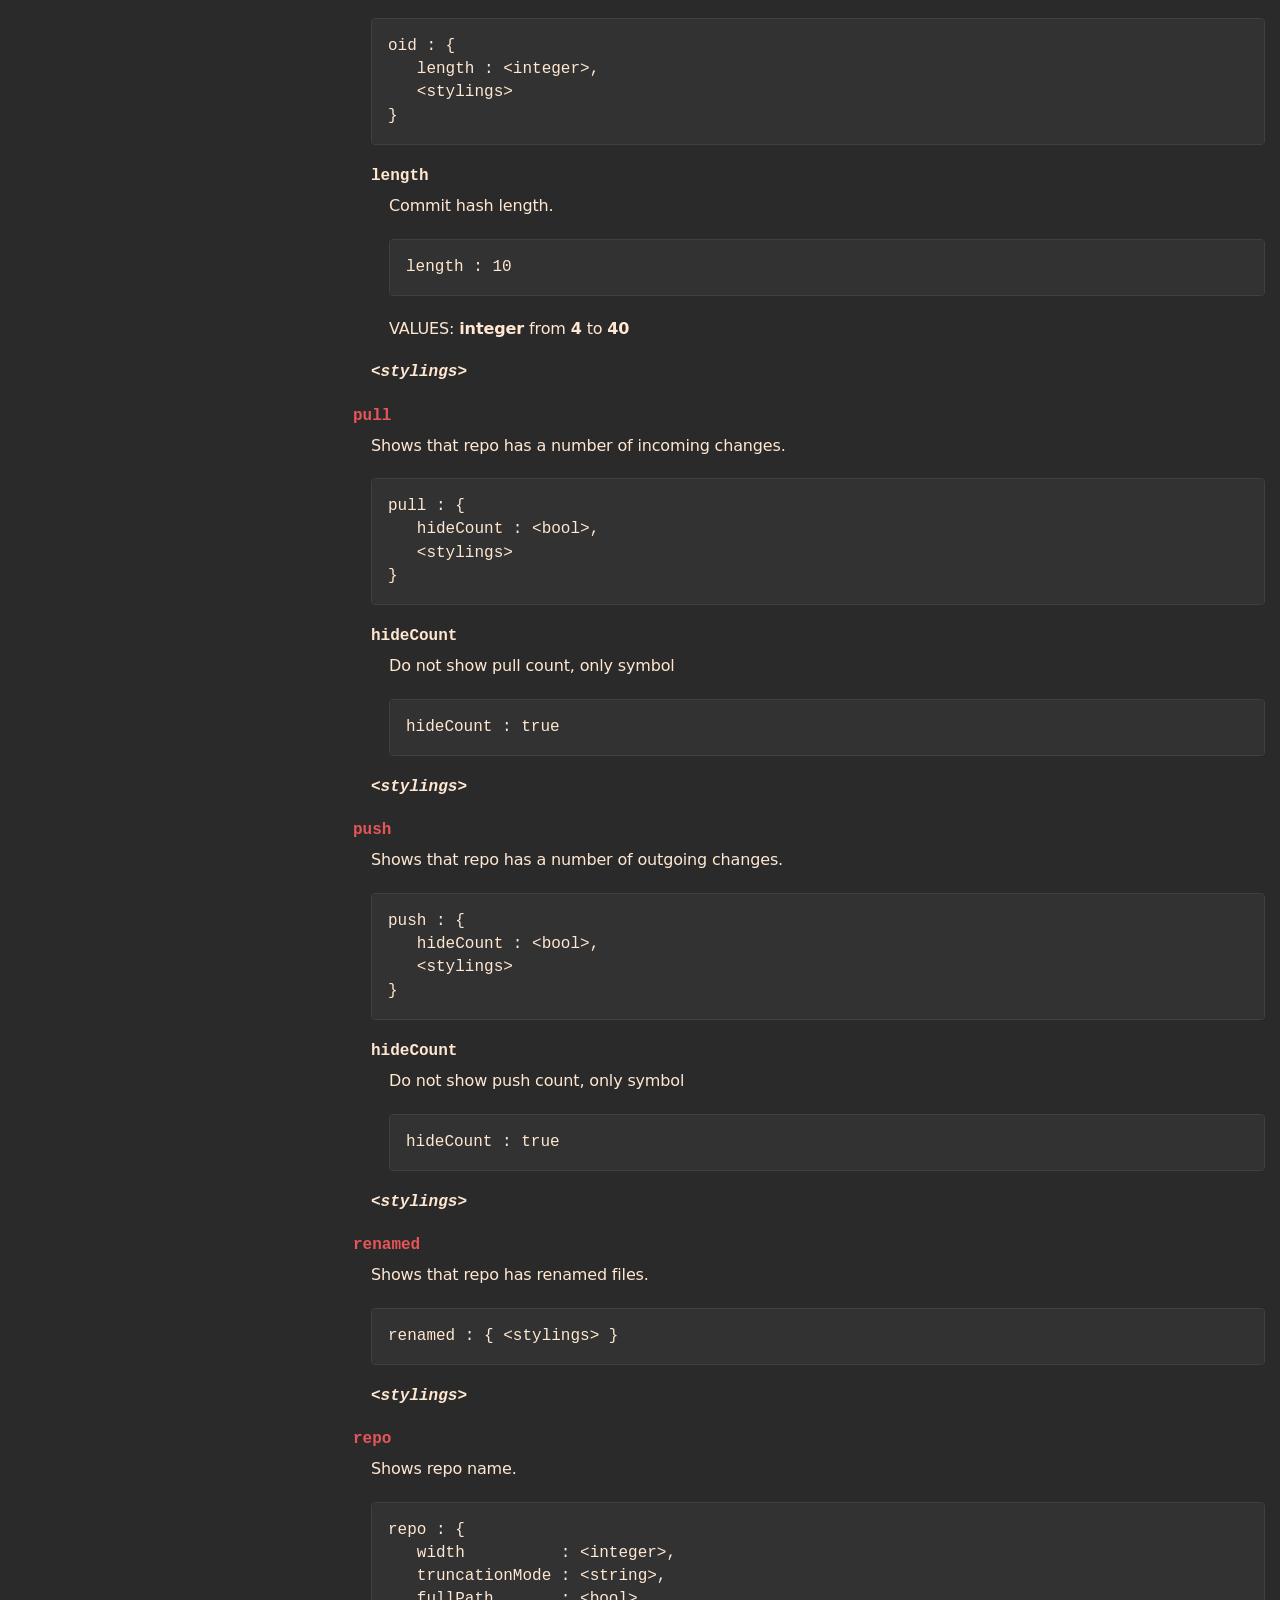
<file: docs/web/gitty-config.html>
<!DOCTYPE html>
<html lang="en">
<head>
<meta charset="UTF-8">
<meta http-equiv="X-UA-Compatible" content="IE=edge">
<meta name="viewport" content="width=device-width, initial-scale=1.0">
<meta name="generator" content="Asciidoctor 2.0.26">
<title>gitty-config(5)</title>
<link rel="stylesheet" href="./gitty-style.css">
<script src="toggle.js"></script>
</head>
<body class="manpage toc2 toc-left">
<div id="header">
<h1>gitty-config(5) Manual Page</h1>
<div id="toc" class="toc2">
<div id="toctitle">Table of Contents</div>
<ul class="sectlevel1">
<li><a href="#_synopsis">SYNOPSIS</a></li>
<li><a href="#_description">DESCRIPTION</a></li>
<li><a href="#_list">LIST</a>
<ul class="sectlevel2">
<li><a href="#_synopsis_2">SYNOPSIS</a></li>
<li><a href="#_list_json_schema">LIST JSON SCHEMA</a></li>
<li><a href="#_examples">EXAMPLES</a></li>
</ul>
</li>
<li><a href="#_aliases">ALIASES</a>
<ul class="sectlevel2">
<li><a href="#_synopsis_3">SYNOPSIS</a></li>
<li><a href="#_aliases_json5_schema">ALIASES JSON5 SCHEMA</a></li>
<li><a href="#_examples_2">EXAMPLES</a></li>
</ul>
</li>
<li><a href="#_layout">LAYOUT</a>
<ul class="sectlevel2">
<li><a href="#_synopsis_4">SYNOPSIS</a></li>
<li><a href="#_description_2">DESCRIPTION</a></li>
<li><a href="#layout-schema">LAYOUT JSON5 SCHEMA</a></li>
<li><a href="#_options">OPTIONS</a></li>
<li><a href="#colors-and-styles">COLORS &amp; STYLES</a></li>
<li><a href="#_examples_3">EXAMPLES</a></li>
</ul>
</li>
<li><a href="#_author">AUTHOR</a></li>
<li><a href="#_see_also">SEE ALSO</a></li>
</ul>
</div>
<h2 id="_name">NAME</h2>
<div class="sectionbody">
<p>gitty-config - Configuration file format for gitty configuration files.</p>
</div>
</div>
<div id="content">
<div class="sect1">
<h2 id="_synopsis"><a class="anchor" href="#_synopsis"></a>SYNOPSIS</h2>
<div class="sectionbody">
<div class="verseblock">
<pre class="content">$XDG_CONFIG_HOME/gitty/</pre>
</div>
</div>
</div>
<div class="sect1">
<h2 id="_description"><a class="anchor" href="#_description"></a>DESCRIPTION</h2>
<div class="sectionbody">
<div class="paragraph">
<p>If <code>$XDG_CONFIG_HOME</code> is either not set or empty, <code>$HOME/.config/</code> is used instead.</p>
</div>
</div>
</div>
<div class="sect1">
<h2 id="_list"><a class="anchor" href="#_list"></a>LIST</h2>
<div class="sectionbody">
<div class="paragraph">
<p>Configuration file format a list of Git repos with tags.</p>
</div>
<div class="sect2">
<h3 id="_synopsis_2"><a class="anchor" href="#_synopsis_2"></a>SYNOPSIS</h3>
<div class="verseblock">
<pre class="content">$XDG_CONFIG_HOME/gitty/list.json</pre>
</div>
</div>
<div class="sect2">
<h3 id="_list_json_schema"><a class="anchor" href="#_list_json_schema"></a>LIST JSON SCHEMA</h3>
<div class="listingblock">
<div class="content">
<pre class="highlight"><code class="language-json" data-lang="json">[
   {
      "path" : &lt;string&gt;,
      "tags" : [ &lt;string&gt;, ... ]
   },
]</code></pre>
</div>
</div>
<div class="dlist">
<dl>
<dt class="hdlist1"><strong>path</strong></dt>
<dd>
<p>Path to a Git repo.</p>
</dd>
<dt class="hdlist1"><strong>tags</strong></dt>
<dd>
<p>A list of tags for list filtering.</p>
</dd>
</dl>
</div>
</div>
<div class="sect2">
<h3 id="_examples"><a class="anchor" href="#_examples"></a>EXAMPLES</h3>
<div class="listingblock">
<div class="title">Example repo list</div>
<div class="content">
<pre class="highlight"><code class="language-json" data-lang="json">[
   {
      "path" : "/Users/someuser/Developer/DevNotes/",
      "tags" : [ "notes", "work" ]
   },
   {
      "path" : "/Users/someuser/Developer/Tinkering/",
      "tags" : [ "personal", "experimental" ]
   },
]</code></pre>
</div>
</div>
</div>
</div>
</div>
<div class="sect1">
<h2 id="_aliases"><a class="anchor" href="#_aliases"></a>ALIASES</h2>
<div class="sectionbody">
<div class="paragraph">
<p>Configuration file format for a list of aliases.</p>
</div>
<div class="sect2">
<h3 id="_synopsis_3"><a class="anchor" href="#_synopsis_3"></a>SYNOPSIS</h3>
<div class="verseblock">
<pre class="content">$XDG_CONFIG_HOME/gitty/aliases.json5</pre>
</div>
</div>
<div class="sect2">
<h3 id="_aliases_json5_schema"><a class="anchor" href="#_aliases_json5_schema"></a>ALIASES JSON5 SCHEMA</h3>
<div class="listingblock">
<div class="content">
<pre class="highlight"><code class="language-json5" data-lang="json5">[
   {
      name    : &lt;string&gt;,
      args    : [ &lt;string&gt;, ... ],
      details : &lt;string&gt;,
      flags   : [ &lt;string&gt;, ... ],
      status  : [ &lt;string&gt;, ... ],
      delay   : &lt;integer&gt;,
      sort    : &lt;string&gt;
   },
   ...
]</code></pre>
</div>
</div>
<div class="dlist">
<dl>
<dt class="hdlist1"><strong>name</strong></dt>
<dd>
<p>Alias name.</p>
<div class="listingblock">
<div class="content">
<pre class="highlight"><code class="language-json5" data-lang="json5">name : 'myalias'</code></pre>
</div>
</div>
</dd>
<dt class="hdlist1"><strong>args</strong></dt>
<dd>
<p>Array of command arguments.</p>
<div class="listingblock">
<div class="title">Command string only</div>
<div class="content">
<pre class="highlight"><code class="language-json5" data-lang="json5">args : [ 'git status -sb' ]</code></pre>
</div>
</div>
<div class="listingblock">
<div class="title">Command string and positional arguments</div>
<div class="content">
<pre class="highlight"><code class="language-json5" data-lang="json5">args : [ 'echo "Hello $1"', '_', 'World' ]</code></pre>
</div>
</div>
<div class="dlist">
<dl>
<dt class="hdlist1">First element (required)</dt>
<dd>
<p>Command string. Single quotes are required to prevent shell from expanding variables like <code>$1</code>.</p>
</dd>
<dt class="hdlist1">Second element (optional)</dt>
<dd>
<p>Zeroth argument (<code>$0</code>). Conventionally <code>_</code> or the name of the command.</p>
</dd>
<dt class="hdlist1">Remaining elements (optional)</dt>
<dd>
<p>Positional arguments (<code>$1</code>, <code>$2</code>, etc.) passed to the command.</p>
</dd>
</dl>
</div>
</dd>
<dt class="hdlist1"><strong>details</strong></dt>
<dd>
<p>Description of an alias.</p>
<div class="listingblock">
<div class="content">
<pre class="highlight"><code class="language-json5" data-lang="json5">details : 'My awesome alias to do stuff'</code></pre>
</div>
</div>
</dd>
<dt class="hdlist1"><strong>flags</strong></dt>
<dd>
<p>Array of run subcommand flags.</p>
<div class="listingblock">
<div class="content">
<pre class="highlight"><code class="language-json5" data-lang="json5">flags : [ 'quiet', 'parallel' ]</code></pre>
</div>
</div>
<div class="paragraph">
<p>VALUES: <strong>compact</strong>, <strong>parallel</strong>, <strong>quiet</strong></p>
</div>
</dd>
<dt class="hdlist1"><strong>status</strong></dt>
<dd>
<p>Array of run subcommand status logical expressions. To learn more about logical expressions see <strong><a href="gitty.html">gitty(1)</a></strong></p>
<div class="listingblock">
<div class="content">
<pre class="highlight"><code class="language-json5" data-lang="json5">status : [ '!deleted &amp; added', 'locked' ]</code></pre>
</div>
</div>
<div class="paragraph">
<p>VALUES: <strong>added</strong>, <strong>clean</strong>, <strong>copied</strong>, <strong>deleted</strong>, <strong>detached</strong>, <strong>ignored</strong>, <strong>initial-commit</strong>, <strong>locked</strong>, <strong>modified</strong>, <strong>needs-pull</strong>, <strong>needs-push</strong>, <strong>needs-upstream</strong>, <strong>renamed</strong>, <strong>submodule</strong>, <strong>sub-commit-change</strong>, <strong>sub-modified</strong>, <strong>sub-untracked</strong>, <strong>type-change</strong>, <strong>unmerged</strong>, <strong>untracked</strong></p>
</div>
</dd>
<dt class="hdlist1"><strong>delay</strong></dt>
<dd>
<p>Delay between sequential commands in milliseconds.<br></p>
<div class="listingblock">
<div class="content">
<pre class="highlight"><code class="language-json5" data-lang="json5">delay : 100</code></pre>
</div>
</div>
</dd>
<dt class="hdlist1"><strong>sort</strong></dt>
<dd>
<p>Sort the output.</p>
<div class="listingblock">
<div class="content">
<pre class="highlight"><code class="language-json5" data-lang="json5">sort : 'unsorted'</code></pre>
</div>
</div>
<div class="paragraph">
<p>VALUES: <strong>az</strong>, <strong>za</strong>, <strong>unsorted</strong></p>
</div>
</dd>
</dl>
</div>
</div>
<div class="sect2">
<h3 id="_examples_2"><a class="anchor" href="#_examples_2"></a>EXAMPLES</h3>
<div class="listingblock">
<div class="title">Aliases schema with 'fetch' alias</div>
<div class="content">
<pre class="highlight"><code class="language-json5" data-lang="json5">[
   {
      name    : 'fetch',
      args    : [ 'git fetch' ],
      details : 'Fetch git changes',
      flags   : [ 'parallel', 'quiet' ],
      status  : [],
      delay   : 0,
      sort    : 'az'
   },
]</code></pre>
</div>
</div>
</div>
</div>
</div>
<div class="sect1">
<h2 id="_layout"><a class="anchor" href="#_layout"></a>LAYOUT</h2>
<div class="sectionbody">
<div class="paragraph">
<p>Configuration file format for layout.</p>
</div>
<div class="sect2">
<h3 id="_synopsis_4"><a class="anchor" href="#_synopsis_4"></a>SYNOPSIS</h3>
<div class="verseblock">
<pre class="content">$XDG_CONFIG_HOME/gitty/layouts/</pre>
</div>
</div>
<div class="sect2">
<h3 id="_description_2"><a class="anchor" href="#_description_2"></a>DESCRIPTION</h3>
<div class="paragraph">
<p>All layouts can be deleted or renamed except for the <strong>base</strong> layout. If gitty can&#8217;t find the <strong>base</strong> layout, a new one will be generated.</p>
</div>
</div>
<div class="sect2">
<h3 id="layout-schema"><a class="anchor" href="#layout-schema"></a>LAYOUT JSON5 SCHEMA</h3>
<div class="listingblock">
<div class="content">
<pre class="highlight"><code class="language-json5" data-lang="json5">{
   outputStyle    : &lt;string&gt;,
   executionMode  : &lt;string&gt;,
   countMode      : &lt;string&gt;,
   maxCount       : &lt;integer&gt;,
   maxCountStyle  : { &lt;stylings&gt; },
   aZSort         : &lt;bool&gt;,
   sortOrder      : [ &lt;string&gt;, ... ],
   truncationMode : &lt;string&gt;,
   components     : [ &lt;components&gt;, ... ],
   symbols        : {
      added         : &lt;string&gt;,
      clean         : &lt;string&gt;,
      copied        : &lt;string&gt;,
      deleted       : &lt;string&gt;,
      detached      : &lt;string&gt;,
      dirty         : &lt;string&gt;,
      ignored       : &lt;string&gt;,
      initialCommit : &lt;string&gt;,
      locked        : &lt;string&gt;,
      modified      : &lt;string&gt;,
      noUpstream    : &lt;string&gt;,
      pull          : &lt;string&gt;,
      push          : &lt;string&gt;,
      renamed       : &lt;string&gt;,
      separator     : &lt;string&gt;,
      stashes       : &lt;string&gt;,
      typeChange    : &lt;string&gt;,
      truncator     : &lt;string&gt;,
      unmerged      : &lt;string&gt;,
      untracked     : &lt;string&gt;,
      submodule     : {
         prefix       : &lt;string&gt;,
         commit       : &lt;string&gt;,
         modified     : &lt;string&gt;,
         untracked    : &lt;string&gt;,
         suffix       : &lt;string&gt;,
      },
   },
}</code></pre>
</div>
</div>
</div>
<div class="sect2">
<h3 id="_options"><a class="anchor" href="#_options"></a>OPTIONS</h3>
<div class="dlist">
<dl>
<dt class="hdlist1"><strong>outputStyle</strong></dt>
<dd>
<p>Layout output style.</p>
<div class="listingblock">
<div class="content">
<pre class="highlight"><code class="language-json5" data-lang="json5">outputStyle : 'columnar'</code></pre>
</div>
</div>
<div class="paragraph">
<p>VALUES: <strong>columnar</strong>, <strong>linear</strong></p>
</div>
</dd>
<dt class="hdlist1"><strong>executionMode</strong></dt>
<dd>
<p>Determines in what order to run status and custom components</p>
<div class="listingblock">
<div class="content">
<pre class="highlight"><code class="language-json5" data-lang="json5">executionMode : 'parallel'</code></pre>
</div>
</div>
<div class="paragraph">
<p>VALUES:</p>
</div>
<div class="paragraph">
<p><strong>parallel</strong> - run status in parallel alongside sequentially executed custom components<br>
<strong>statusThenCustom</strong> - run status then custom components sequentially<br>
<strong>customThenStatus</strong> - run custom components sequentially then status</p>
</div>
<div class="paragraph">
<p>NOTE:
When any of the custom components uses <strong>statusInput</strong> parameter, <strong>executionMode</strong> is switched to <strong>statusThenCustom</strong> automatically.</p>
</div>
</dd>
<dt class="hdlist1"><strong>countMode</strong></dt>
<dd>
<p>Count position for components with count.</p>
<div class="listingblock">
<div class="content">
<pre class="highlight"><code class="language-json5" data-lang="json5">countMode : 'leading'</code></pre>
</div>
</div>
<div class="paragraph">
<p>VALUES: <strong>leading</strong>, <strong>trailing</strong></p>
</div>
</dd>
<dt class="hdlist1"><strong>maxCount</strong></dt>
<dd>
<p>Maximum count number for components with count.</p>
<div class="listingblock">
<div class="content">
<pre class="highlight"><code class="language-json5" data-lang="json5">maxCount : 99</code></pre>
</div>
</div>
</dd>
<dt class="hdlist1"><strong>maxCountStyle</strong></dt>
<dd>
<p>Use styles and colors when count is exceeded <strong>maxCount</strong> value.</p>
<div class="listingblock">
<div class="content">
<pre class="highlight"><code class="language-json5" data-lang="json5">maxCountStyle : {
   fg : 'magenta',
   bg : 'yellow',
   styles : [ 'underline', 'bold' ]
}</code></pre>
</div>
</div>
<div class="paragraph">
<p>VALUES: See <a href="#colors-and-styles"><strong>COLORS &amp; STYLES</strong></a> section.</p>
</div>
</dd>
<dt class="hdlist1"><strong>aZSort</strong></dt>
<dd>
<p>Global sort direction for all components. Alphanumeric components (e.g. <strong>repo</strong>, <strong>head</strong>) sort A to Z. Presence-based components (e.g. <strong>modified</strong>, <strong>added</strong>) sort from present to absent status.</p>
<div class="listingblock">
<div class="content">
<pre class="highlight"><code class="language-json5" data-lang="json5">aZSort : true</code></pre>
</div>
</div>
</dd>
<dt class="hdlist1"><strong>sortOrder</strong></dt>
<dd>
<p>Defines the sort precedence for status components. Components are evaluated from left to right, with earlier entries taking higher priority.</p>
<div class="paragraph">
<p>A <strong>!</strong> prefix negates the status, meaning the sort is based on the absence of that condition.</p>
</div>
<div class="listingblock">
<div class="content">
<pre class="highlight"><code>sortOrder : ['clean', '!added', 'custom: pwd', 'repo']

In this example, components are sorted using the following rules, in order:

1. clean        sort repos from clean to dirty.
2. !added       sort repos without added files before repos with added files.
3. custom: pwd  sort alphanumerically by the output of the 'pwd' custom component.
4. repo         sort alphanumerically by repo name.</code></pre>
</div>
</div>
<div class="paragraph">
<p>VALUES:</p>
</div>
<div class="listingblock">
<div class="content">
<pre class="highlight"><code>  ASCENDING     | DESCENDING
 -----------------------------
  custom: id    |
  head          |
  oid           |
  repo          |
  upstream      |
                |
  added         | !added
  clean         | !clean
  copied        | !copied
  deleted       | !deleted
  detached      | !detached
  ignored       | !ignored
  initialCommit | !initialCommit
  locked        | !locked
  modified      | !modified
  noUpstream    | !noUpstream
  pull          | !pull
  push          | !push
  renamed       | !renamed
  stashes       | !stashes
  submodules    | !submodules
  typeChange    | !typeChange
  unmerged      | !unmerged
  untracked     | !untracked</code></pre>
</div>
</div>
</dd>
<dt class="hdlist1"><strong>truncationMode</strong></dt>
<dd>
<p>Controls how dynamic component output is truncated when it exceeds the available width.</p>
<div class="paragraph">
<p>Applies to the following components: <strong>custom</strong>, <strong>head</strong>, <strong>repo</strong>, <strong>upstream</strong></p>
</div>
<div class="paragraph">
<p>Truncated output is shortened using the specified <strong>truncator</strong> symbol.</p>
</div>
<div class="listingblock">
<div class="content">
<pre class="highlight"><code class="language-json5" data-lang="json5">truncationMode : 'tail'</code></pre>
</div>
</div>
<div class="paragraph">
<p>VALUES: <strong>head</strong>, <strong>middle</strong>, <strong>tail</strong></p>
</div>
</dd>
<dt class="hdlist1"><strong>symbols</strong></dt>
<dd>
<p>Select symbols for status components. All fields are required. (see <strong>symbols</strong> in <a href="#layout-schema"><strong>LAYOUT JSON5 SCHEMA</strong></a>)</p>
</dd>
<dt class="hdlist1"><strong>components</strong></dt>
<dd>
<p>Select which components and in what order to show in the status. All component fields are optional except for the <strong>command</strong> field in <strong>custom</strong> component.</p>
<div class="listingblock">
<div class="content">
<pre class="highlight"><code class="language-json5" data-lang="json5">components : [
   { added  : {} },
   { custom : { command : 'pwd' } },
]</code></pre>
</div>
</div>
<div class="paragraph">
<p>Styling-related fields like text style, foreground color, and background color are consolidated under <em>&lt;stylings&gt;</em> to avoid redundancy.</p>
</div>
<div class="dlist">
<dl>
<dt class="hdlist1"><em>&lt;stylings&gt;</em></dt>
<dd>
<div class="listingblock">
<div class="content">
<pre class="highlight"><code>fg : &lt;string&gt;
bg : &lt;string&gt;
styles : [&lt;string&gt;, ...]</code></pre>
</div>
</div>
<div class="paragraph">
<p>USAGE:</p>
</div>
<div class="listingblock">
<div class="content">
<pre class="highlight"><code>fg : 'magenta'
bg : 'yellow'
styles : [ 'underline', 'bold' ]</code></pre>
</div>
</div>
<div class="paragraph">
<p>VALUES: See <a href="#colors-and-styles"><strong>COLORS &amp; STYLES</strong></a> section.</p>
</div>
</dd>
<dt class="hdlist1"><strong>added</strong></dt>
<dd>
<p>Shows that repo has added files.</p>
<div class="listingblock">
<div class="content">
<pre class="highlight"><code>added : { &lt;stylings&gt; }</code></pre>
</div>
</div>
<div class="dlist">
<dl>
<dt class="hdlist1"><em>&lt;stylings&gt;</em></dt>
</dl>
</div>
</dd>
<dt class="hdlist1"><strong>cleanOrDirty</strong></dt>
<dd>
<p>Shows whether repo is in clean or dirty state.</p>
<div class="listingblock">
<div class="content">
<pre class="highlight"><code>cleanOrDirty : {
   showDirty   : &lt;bool&gt;,
   cleanFg     : &lt;string&gt;,
   cleanBg     : &lt;string&gt;,
   cleanStyles : [&lt;string&gt;, ...],
   dirtyFg     : &lt;string&gt;,
   dirtyBg     : &lt;string&gt;,
   dirtyStyles : [&lt;string&gt;, ...],
}</code></pre>
</div>
</div>
<div class="dlist">
<dl>
<dt class="hdlist1">showDirty</dt>
<dd>
<p>Show <strong>dirty</strong> symbol when status is dirty, if <strong>false</strong> whitespace is used.</p>
<div class="listingblock">
<div class="content">
<pre class="highlight"><code class="language-json5" data-lang="json5">showDirty : true</code></pre>
</div>
</div>
</dd>
<dt class="hdlist1">cleanFg</dt>
<dd>
<p>Foreground color for <strong>clean</strong> symbol</p>
<div class="listingblock">
<div class="content">
<pre class="highlight"><code class="language-json5" data-lang="json5">cleanFg : 'red'</code></pre>
</div>
</div>
</dd>
<dt class="hdlist1">cleanBg</dt>
<dd>
<p>Background color for <strong>clean</strong> symbol</p>
<div class="listingblock">
<div class="content">
<pre class="highlight"><code class="language-json5" data-lang="json5">cleanBg : 'ext 130'</code></pre>
</div>
</div>
</dd>
<dt class="hdlist1">cleanStyles</dt>
<dd>
<p>Text styles for <strong>clean</strong> symbol</p>
<div class="listingblock">
<div class="content">
<pre class="highlight"><code class="language-json5" data-lang="json5">cleanStyles : [ 'bold', 'underline' ]</code></pre>
</div>
</div>
</dd>
<dt class="hdlist1">dirtyFg</dt>
<dd>
<p>Foreground color for <strong>dirty</strong> symbol</p>
<div class="listingblock">
<div class="content">
<pre class="highlight"><code class="language-json5" data-lang="json5">dirtyFg : 'rgb 200 12 10'</code></pre>
</div>
</div>
</dd>
<dt class="hdlist1">dirtyBg</dt>
<dd>
<p>Background color for <strong>dirty</strong> symbol</p>
<div class="listingblock">
<div class="content">
<pre class="highlight"><code class="language-json5" data-lang="json5">dirtyBg : 'hsb 300 0.3 0.8'</code></pre>
</div>
</div>
</dd>
<dt class="hdlist1">dirtyStyles</dt>
<dd>
<p>Text styles for <strong>dirty</strong> symbol</p>
<div class="listingblock">
<div class="content">
<pre class="highlight"><code class="language-json5" data-lang="json5">dirtyStyles : [ 'faint' ]</code></pre>
</div>
</div>
</dd>
</dl>
</div>
</dd>
<dt class="hdlist1"><strong>copied</strong></dt>
<dd>
<p>Shows that repo had copied files.</p>
<div class="listingblock">
<div class="content">
<pre class="highlight"><code>copied : { &lt;stylings&gt; }</code></pre>
</div>
</div>
<div class="dlist">
<dl>
<dt class="hdlist1"><em>&lt;stylings&gt;</em></dt>
</dl>
</div>
</dd>
<dt class="hdlist1"><strong>custom</strong></dt>
<dd>
<p>Runs a custom command and renders its output as a component.</p>
<div class="listingblock">
<div class="content">
<pre class="highlight"><code class="language-json5" data-lang="json5">custom : {
   command        : &lt;string&gt;,
   sortID         : &lt;string&gt;,
   statusInput    : &lt;bool&gt;,
   width          : &lt;integer&gt;,
   truncationMode : &lt;string&gt;,
   &lt;stylings&gt;
}</code></pre>
</div>
</div>
<div class="dlist">
<dl>
<dt class="hdlist1">command</dt>
<dd>
<p>Command with arguments. Field is required.</p>
<div class="listingblock">
<div class="content">
<pre class="highlight"><code class="language-json5" data-lang="json5">command : 'git fetch',</code></pre>
</div>
</div>
<div class="paragraph">
<p>To show default output when there is none use:</p>
</div>
<div class="listingblock">
<div class="content">
<pre class="highlight"><code class="language-sh" data-lang="sh">command : 'someCommand | grep . || echo "default output"'</code></pre>
</div>
</div>
</dd>
<dt class="hdlist1">sortID</dt>
<dd>
<p>An identifier that uniquely names this component so it can be referenced in <strong>sortOrder</strong>.</p>
<div class="listingblock">
<div class="content">
<pre class="highlight"><code class="language-json5" data-lang="json5">sortID : 'fetch'</code></pre>
</div>
</div>
</dd>
<dt class="hdlist1">statusInput</dt>
<dd>
<p>Pass status output to the custom component via standard input. This switches <strong>executionMode</strong> to <strong>statusThenCustom</strong>.</p>
<div class="listingblock">
<div class="content">
<pre class="highlight"><code class="language-json5" data-lang="json5">statusInput : false</code></pre>
</div>
</div>
<div class="paragraph">
<p>Status output is expected to match the output of:</p>
</div>
<div class="listingblock">
<div class="content">
<pre class="highlight"><code class="language-sh" data-lang="sh">git status --branch --show-stash --porcelain=v2 --ignored=no</code></pre>
</div>
</div>
<div class="paragraph">
<p>Or when <strong>ignored</strong> component is used:</p>
</div>
<div class="listingblock">
<div class="content">
<pre class="highlight"><code class="language-sh" data-lang="sh">git status --branch --show-stash --porcelain=v2 --ignored=traditional</code></pre>
</div>
</div>
</dd>
<dt class="hdlist1">width</dt>
<dd>
<p>Column width.<br>
If specified, output will be truncated or expanded to the width.<br>
If not specified or set to <strong>null</strong>, output will take as much space as it needs.</p>
<div class="listingblock">
<div class="content">
<pre class="highlight"><code class="language-json5" data-lang="json5">width : 20</code></pre>
</div>
</div>
</dd>
<dt class="hdlist1">truncationMode</dt>
<dd>
<p>Truncation mode. Overrides global <strong>truncationMode</strong></p>
<div class="listingblock">
<div class="content">
<pre class="highlight"><code class="language-json5" data-lang="json5">truncationMode : 'tail'</code></pre>
</div>
</div>
<div class="paragraph">
<p>VALUES: <strong>head</strong>, <strong>middle</strong>, <strong>tail</strong></p>
</div>
</dd>
<dt class="hdlist1"><em>&lt;stylings&gt;</em></dt>
</dl>
</div>
</dd>
<dt class="hdlist1"><strong>deleted</strong></dt>
<dd>
<p>Shows that repo has removed files.</p>
<div class="listingblock">
<div class="content">
<pre class="highlight"><code>deleted : { &lt;stylings&gt; }</code></pre>
</div>
</div>
<div class="dlist">
<dl>
<dt class="hdlist1"><em>&lt;stylings&gt;</em></dt>
</dl>
</div>
</dd>
<dt class="hdlist1"><strong>detached</strong></dt>
<dd>
<p>Shows the repo is in a detached HEAD state.</p>
<div class="listingblock">
<div class="content">
<pre class="highlight"><code>detached : { &lt;stylings&gt; }</code></pre>
</div>
</div>
<div class="dlist">
<dl>
<dt class="hdlist1"><em>&lt;stylings&gt;</em></dt>
</dl>
</div>
</dd>
<dt class="hdlist1"><strong>head</strong></dt>
<dd>
<p>Shows repo HEAD.</p>
<div class="listingblock">
<div class="content">
<pre class="highlight"><code>head : {
   width          : &lt;integer&gt;,
   truncationMode : &lt;string&gt;,
   &lt;stylings&gt;
}</code></pre>
</div>
</div>
<div class="dlist">
<dl>
<dt class="hdlist1">width</dt>
<dd>
<p>Column width.<br>
If specified, output will be truncated or expanded to the width.<br>
If not specified or set to <strong>null</strong>, output will take as much space as it needs.</p>
<div class="listingblock">
<div class="content">
<pre class="highlight"><code class="language-json5" data-lang="json5">width : 20</code></pre>
</div>
</div>
</dd>
<dt class="hdlist1">truncationMode</dt>
<dd>
<p>Truncation mode. Overrides global <strong>truncationMode</strong></p>
<div class="listingblock">
<div class="content">
<pre class="highlight"><code class="language-json5" data-lang="json5">truncationMode : 'tail'</code></pre>
</div>
</div>
<div class="paragraph">
<p>VALUES: <strong>head</strong>, <strong>middle</strong>, <strong>tail</strong></p>
</div>
</dd>
<dt class="hdlist1"><em>&lt;stylings&gt;</em></dt>
</dl>
</div>
</dd>
<dt class="hdlist1"><strong>ignored</strong></dt>
<dd>
<p>Shows that repo has ignored files.</p>
<div class="listingblock">
<div class="content">
<pre class="highlight"><code>ignored : { &lt;stylings&gt; }</code></pre>
</div>
</div>
<div class="dlist">
<dl>
<dt class="hdlist1"><em>&lt;stylings&gt;</em></dt>
</dl>
</div>
</dd>
<dt class="hdlist1"><strong>initialCommit</strong></dt>
<dd>
<p>Shows that repo has no prior commits.</p>
<div class="listingblock">
<div class="content">
<pre class="highlight"><code>initialCommit : { &lt;stylings&gt; }</code></pre>
</div>
</div>
<div class="dlist">
<dl>
<dt class="hdlist1"><em>&lt;stylings&gt;</em></dt>
</dl>
</div>
</dd>
<dt class="hdlist1"><strong>locked</strong></dt>
<dd>
<p>Shows that repo is in lock state.</p>
<div class="listingblock">
<div class="content">
<pre class="highlight"><code>locked : { &lt;stylings&gt; }</code></pre>
</div>
</div>
<div class="dlist">
<dl>
<dt class="hdlist1"><em>&lt;stylings&gt;</em></dt>
</dl>
</div>
</dd>
<dt class="hdlist1"><strong>modified</strong></dt>
<dd>
<p>Shows that repo has modified files.</p>
<div class="listingblock">
<div class="content">
<pre class="highlight"><code>modified : { &lt;stylings&gt; }</code></pre>
</div>
</div>
<div class="dlist">
<dl>
<dt class="hdlist1"><em>&lt;stylings&gt;</em></dt>
</dl>
</div>
</dd>
<dt class="hdlist1"><strong>noUpstream</strong></dt>
<dd>
<p>Shows that the current branch has no upstream tracking branch.</p>
<div class="listingblock">
<div class="content">
<pre class="highlight"><code>noUpstream : { &lt;stylings&gt; }</code></pre>
</div>
</div>
<div class="dlist">
<dl>
<dt class="hdlist1"><em>&lt;stylings&gt;</em></dt>
</dl>
</div>
</dd>
<dt class="hdlist1"><strong>oid</strong></dt>
<dd>
<p>Shows commit hash.</p>
<div class="listingblock">
<div class="content">
<pre class="highlight"><code>oid : {
   length : &lt;integer&gt;,
   &lt;stylings&gt;
}</code></pre>
</div>
</div>
<div class="dlist">
<dl>
<dt class="hdlist1">length</dt>
<dd>
<p>Commit hash length.</p>
<div class="listingblock">
<div class="content">
<pre class="highlight"><code class="language-json5" data-lang="json5">length : 10</code></pre>
</div>
</div>
<div class="paragraph">
<p>VALUES: <strong>integer</strong> from <strong>4</strong> to <strong>40</strong></p>
</div>
</dd>
<dt class="hdlist1"><em>&lt;stylings&gt;</em></dt>
</dl>
</div>
</dd>
<dt class="hdlist1"><strong>pull</strong></dt>
<dd>
<p>Shows that repo has a number of incoming changes.</p>
<div class="listingblock">
<div class="content">
<pre class="highlight"><code>pull : {
   hideCount : &lt;bool&gt;,
   &lt;stylings&gt;
}</code></pre>
</div>
</div>
<div class="dlist">
<dl>
<dt class="hdlist1">hideCount</dt>
<dd>
<p>Do not show pull count, only symbol</p>
<div class="listingblock">
<div class="content">
<pre class="highlight"><code class="language-json5" data-lang="json5">hideCount : true</code></pre>
</div>
</div>
</dd>
<dt class="hdlist1"><em>&lt;stylings&gt;</em></dt>
</dl>
</div>
</dd>
<dt class="hdlist1"><strong>push</strong></dt>
<dd>
<p>Shows that repo has a number of outgoing changes.</p>
<div class="listingblock">
<div class="content">
<pre class="highlight"><code>push : {
   hideCount : &lt;bool&gt;,
   &lt;stylings&gt;
}</code></pre>
</div>
</div>
<div class="dlist">
<dl>
<dt class="hdlist1">hideCount</dt>
<dd>
<p>Do not show push count, only symbol</p>
<div class="listingblock">
<div class="content">
<pre class="highlight"><code class="language-json5" data-lang="json5">hideCount : true</code></pre>
</div>
</div>
</dd>
<dt class="hdlist1"><em>&lt;stylings&gt;</em></dt>
</dl>
</div>
</dd>
<dt class="hdlist1"><strong>renamed</strong></dt>
<dd>
<p>Shows that repo has renamed files.</p>
<div class="listingblock">
<div class="content">
<pre class="highlight"><code>renamed : { &lt;stylings&gt; }</code></pre>
</div>
</div>
<div class="dlist">
<dl>
<dt class="hdlist1"><em>&lt;stylings&gt;</em></dt>
</dl>
</div>
</dd>
<dt class="hdlist1"><strong>repo</strong></dt>
<dd>
<p>Shows repo name.</p>
<div class="listingblock">
<div class="content">
<pre class="highlight"><code>repo : {
   width          : &lt;integer&gt;,
   truncationMode : &lt;string&gt;,
   fullPath       : &lt;bool&gt;,
   &lt;stylings&gt;
}</code></pre>
</div>
</div>
<div class="dlist">
<dl>
<dt class="hdlist1">width</dt>
<dd>
<p>Column width.<br>
If specified, output will be truncated or expanded to the width.<br>
If not specified or set to <strong>null</strong>, output will take as much space as it needs.</p>
<div class="listingblock">
<div class="content">
<pre class="highlight"><code class="language-json5" data-lang="json5">width : 10</code></pre>
</div>
</div>
</dd>
<dt class="hdlist1">truncationMode</dt>
<dd>
<p>Truncation mode. Overrides global <strong>truncationMode</strong></p>
<div class="listingblock">
<div class="content">
<pre class="highlight"><code class="language-json5" data-lang="json5">truncationMode : 'tail'</code></pre>
</div>
</div>
<div class="paragraph">
<p>VALUES: <strong>head</strong>, <strong>middle</strong>, <strong>tail</strong></p>
</div>
</dd>
<dt class="hdlist1">fullPath</dt>
<dd>
<p>Show full path or just repo name.</p>
<div class="listingblock">
<div class="content">
<pre class="highlight"><code class="language-json5" data-lang="json5">fullPath : true</code></pre>
</div>
</div>
</dd>
<dt class="hdlist1"><em>&lt;stylings&gt;</em></dt>
</dl>
</div>
</dd>
<dt class="hdlist1"><strong>separator</strong></dt>
<dd>
<p>Shows separator symbol between components.</p>
<div class="listingblock">
<div class="content">
<pre class="highlight"><code>separator : {
   symbol : &lt;string&gt;,
   &lt;stylings&gt;
}</code></pre>
</div>
</div>
<div class="dlist">
<dl>
<dt class="hdlist1">symbol</dt>
<dd>
<p>Symbol for current separator. If not specified global separator symbol is used. (see <strong>symbols</strong> in <a href="#layout-schema"><strong>LAYOUT JSON5 SCHEMA</strong></a>)</p>
<div class="listingblock">
<div class="content">
<pre class="highlight"><code class="language-json5" data-lang="json5">symbol : '-'</code></pre>
</div>
</div>
</dd>
<dt class="hdlist1"><em>&lt;stylings&gt;</em></dt>
</dl>
</div>
</dd>
<dt class="hdlist1"><strong>stashes</strong></dt>
<dd>
<p>Shows that repo has a number of stashed changes.</p>
<div class="listingblock">
<div class="content">
<pre class="highlight"><code>stashes : {
   hideCount : &lt;bool&gt;,
   &lt;stylings&gt;
}</code></pre>
</div>
</div>
<div class="dlist">
<dl>
<dt class="hdlist1">hideCount</dt>
<dd>
<p>Do not show stashes count, only symbol</p>
<div class="listingblock">
<div class="content">
<pre class="highlight"><code class="language-json5" data-lang="json5">hideCount : true</code></pre>
</div>
</div>
</dd>
<dt class="hdlist1"><em>&lt;stylings&gt;</em></dt>
</dl>
</div>
</dd>
<dt class="hdlist1"><strong>submodules</strong></dt>
<dd>
<p>Shows submodule status.</p>
<div class="listingblock">
<div class="content">
<pre class="highlight"><code class="language-json5" data-lang="json5">submodules : {
   components : [
      { commit    : { &lt;stylings&gt; } },
      { modified  : { &lt;stylings&gt; } },
      { untracked : { &lt;stylings&gt; } }
   ],
   &lt;stylings&gt;
}</code></pre>
</div>
</div>
<div class="dlist">
<dl>
<dt class="hdlist1">components</dt>
<dd>
<p>A list of submodule components</p>
</dd>
<dt class="hdlist1"><em>&lt;stylings&gt;</em></dt>
</dl>
</div>
</dd>
<dt class="hdlist1"><strong>typeChange</strong></dt>
<dd>
<p>Shows that repo has file type changes (e.g., file to symlink).</p>
<div class="listingblock">
<div class="content">
<pre class="highlight"><code>typeChange : { &lt;stylings&gt; }</code></pre>
</div>
</div>
<div class="dlist">
<dl>
<dt class="hdlist1"><em>&lt;stylings&gt;</em></dt>
</dl>
</div>
</dd>
<dt class="hdlist1"><strong>unmerged</strong></dt>
<dd>
<p>Shows that repo has files with unresolved merge conflicts.</p>
<div class="listingblock">
<div class="content">
<pre class="highlight"><code>unmerged : { &lt;stylings&gt; }</code></pre>
</div>
</div>
<div class="dlist">
<dl>
<dt class="hdlist1"><em>&lt;stylings&gt;</em></dt>
</dl>
</div>
</dd>
<dt class="hdlist1"><strong>untracked</strong></dt>
<dd>
<p>Shows that repo has files not tracked by version control.</p>
<div class="listingblock">
<div class="content">
<pre class="highlight"><code>untracked : { &lt;stylings&gt; }</code></pre>
</div>
</div>
<div class="dlist">
<dl>
<dt class="hdlist1"><em>&lt;stylings&gt;</em></dt>
</dl>
</div>
</dd>
<dt class="hdlist1"><strong>upstream</strong></dt>
<dd>
<p>Shows upstream branch for the current branch.</p>
<div class="listingblock">
<div class="content">
<pre class="highlight"><code>upstream : {
   &lt;stylings&gt;,
   width          : &lt;integer&gt;
   truncationMode : &lt;string&gt;,
}</code></pre>
</div>
</div>
<div class="dlist">
<dl>
<dt class="hdlist1"><em>&lt;stylings&gt;</em></dt>
<dt class="hdlist1">width</dt>
<dd>
<p>Column width.<br>
If specified, output will be truncated or expanded to the width.<br>
If not specified or set to <strong>null</strong>, output will take as much space as it needs.</p>
<div class="listingblock">
<div class="content">
<pre class="highlight"><code class="language-json5" data-lang="json5">width : 20</code></pre>
</div>
</div>
</dd>
<dt class="hdlist1">truncationMode</dt>
<dd>
<p>Truncation mode. Overrides global <strong>truncationMode</strong></p>
<div class="listingblock">
<div class="content">
<pre class="highlight"><code class="language-json5" data-lang="json5">truncationMode : 'tail'</code></pre>
</div>
</div>
<div class="paragraph">
<p>VALUES: <strong>head</strong>, <strong>middle</strong>, <strong>tail</strong></p>
</div>
</dd>
</dl>
</div>
</dd>
</dl>
</div>
</dd>
</dl>
</div>
</div>
<div class="sect2">
<h3 id="colors-and-styles"><a class="anchor" href="#colors-and-styles"></a>COLORS &amp; STYLES</h3>
<div class="dlist">
<dl>
<dt class="hdlist1"><strong>fg</strong>|<strong>bg</strong></dt>
<dd>
<p>Foreground and background colors.</p>
<div class="dlist">
<dl>
<dt class="hdlist1">Basic</dt>
<dd>
<p>Named terminal colors.</p>
<div class="listingblock">
<div class="content">
<pre class="highlight"><code class="language-json5" data-lang="json5">fg : 'red'
bg : 'brightWhite'</code></pre>
</div>
</div>
<div class="paragraph">
<p>VALUES: <strong>black</strong>, <strong>red</strong>, <strong>green</strong>, <strong>yellow</strong>, <strong>blue</strong>, <strong>magenta</strong>, <strong>cyan</strong>, <strong>white</strong>, <strong>brightBlack</strong>, <strong>brightRed</strong>, <strong>brightGreen</strong>, <strong>brightYellow</strong>, <strong>brightBlue</strong>, <strong>brightMagenta</strong>, <strong>brightCyan</strong>, <strong>brightWhite</strong></p>
</div>
</dd>
<dt class="hdlist1">Extended</dt>
<dd>
<p>256-color terminal palette.</p>
<div class="listingblock">
<div class="content">
<pre class="highlight"><code class="language-json5" data-lang="json5">fg : 'ext 110'
bg : 'ext 255'</code></pre>
</div>
</div>
<div class="paragraph">
<p>VALUES: <strong>integer</strong> from <strong>0</strong> to <strong>255</strong></p>
</div>
</dd>
<dt class="hdlist1">Hex</dt>
<dd>
<div class="listingblock">
<div class="content">
<pre class="highlight"><code class="language-json5" data-lang="json5">fg : 'hex #a96896'
bg : 'hex #a96'</code></pre>
</div>
</div>
<div class="paragraph">
<p>VALUES: Supported hex formats: <strong>#FFF</strong>, <strong>#FFFFFF</strong>, <strong>FFF</strong>, <strong>FFFFFF</strong></p>
</div>
</dd>
<dt class="hdlist1">RGB</dt>
<dd>
<div class="listingblock">
<div class="content">
<pre class="highlight"><code class="language-json5" data-lang="json5">fg : 'rgb 10 110 255'
bg : 'rgb 1 1 0'</code></pre>
</div>
</div>
<div class="paragraph">
<p>VALUES: <strong>integer</strong> from <strong>0</strong> to <strong>255</strong></p>
</div>
</dd>
<dt class="hdlist1">HSB</dt>
<dd>
<div class="listingblock">
<div class="content">
<pre class="highlight"><code class="language-json5" data-lang="json5">fg : 'hsb 300 0.3 0.9'
bg : 'hsb 360 1 1'</code></pre>
</div>
</div>
<div class="paragraph">
<p>VALUES: <strong>double</strong></p>
</div>
<div class="paragraph">
<p>hue: from <strong>0</strong> to <strong>360</strong><br>
saturation: from <strong>0</strong> to <strong>1</strong><br>
brightness: from <strong>0</strong> to <strong>1</strong></p>
</div>
</dd>
</dl>
</div>
</dd>
<dt class="hdlist1"><strong>styles</strong></dt>
<dd>
<p>Text formatting styles applied to components. Some styles might not be supported in all terminals.</p>
<div class="listingblock">
<div class="content">
<pre class="highlight"><code class="language-json5" data-lang="json5">styles : ['bold', 'blink']</code></pre>
</div>
</div>
<div class="paragraph">
<p>VALUES: <strong>blink</strong>, <strong>bold</strong>, <strong>doubleUnderline</strong>, <strong>erase</strong>, <strong>faint</strong>, <strong>fastBlink</strong>, <strong>fraktur</strong>, <strong>italic</strong>, <strong>reverse</strong>, <strong>strikethrough</strong>, <strong>underline</strong></p>
</div>
</dd>
</dl>
</div>
</div>
<div class="sect2">
<h3 id="_examples_3"><a class="anchor" href="#_examples_3"></a>EXAMPLES</h3>
<div class="listingblock">
<div class="title">Layout schema with all options and components</div>
<div class="content">
<pre class="highlight"><code class="language-json5" data-lang="json5">{
   outputStyle    : 'columnar',
   executionMode  : 'parallel',
   countMode      : 'leading',
   maxCount       : 99,
   maxCountStyle  : { fg : 'magenta', bg : 'green', styles : [ 'underline', 'bold' ] },
   aZSort         : true,
   sortOrder      : [ 'clean', 'repo' ],
   truncationMode : 'tail',
   components     : [
      { added       : { fg : 'ext 214', bg : null, styles : null } },
      { copied      : { fg : null, bg : 'red', styles : [] } },
      { custom      : {
            command        : 'git fetch &gt; /dev/null 2&gt;&amp;1',
            sortID         : 'fetch',
            statusInput    : false,
            width          : 20,
            truncationMode : 'head',
            fg             : null,
            bg             : null,
            styles         : []
         }
      },
      { deleted     : { fg : null, bg : null, styles : [] } },
      { detached    : { fg : null, bg : null, styles : ['bold'] } },
      { head        : {
            width          : 10,
            truncationMode : 'middle',
            fg             : 'brightGreen',
            bg             : null,
            styles         : ['bold']
         }
      },
      { ignored     : { fg : 'rgb 200 112 3', bg : null, styles : null } },
      { locked      : { fg : 'hsb 300 0.4 0.2', bg : null, styles : null } },
      { modified    : { fg : 'hex #FFF', bg : null, styles : null } },
      { initialCommit : { fg : 'ext 33', bg : null, styles : null } },
      { noUpstream  : { fg : 'red', bg : null, styles : null } },
      { oid         : { length : 10, fg : null, bg : null, styles : null } },
      { cleanOrDirty  : {
            showDirty   : true,
            cleanFg     : null,
            cleanBg     : null,
            cleanStyles : [],
            dirtyFg     : null,
            dirtyBg     : null,
            dirtyStyles : null
         }
      },
      { pull        : { hideCount : false , fg : null, bg : null, styles : null } },
      { push        : { hideCount : true , fg : null, bg : null, styles : null } },
      { renamed     : { fg : null, bg : null, styles : null } },
      { repo        : {
            width          : 10,
            truncationMode : null,
            fullPath       : true,
            fg             : null,
            bg             : null,
            styles         : null
         }
      },
      { separator   : { symbol : '--', fg : null, bg : null, styles : null } },
      { stashes     : { hideCount : null , fg : null, bg : null, styles : null } },
      { submodules  : {
            fg         : null,
            bg         : 'yellow',
            styles     : ['blink', 'underline'],
            components : [
               { untracked : { fg : null, bg : null, styles : null } },
               { modified  : { fg : null, bg : null, styles : null } },
               { commit    : { fg : null, bg : null, styles : null } },
            ]
         }
      },
      { typeChange  : { fg : null, bg : null, styles : null } },
      { unmerged    : { fg : null, bg : null, styles : null } },
      { untracked   : { fg : null, bg : null, styles : null } },
      { upstream    : {
            width          : 20,
            truncationMode : 'head',
            fg             : null,
            bg             : null,
            styles         : null
         }
      },
   ],
   symbols        : {
      added         : 'A',
      clean         : '✓',
      copied        : 'C',
      deleted       : 'D',
      detached      : '⍜',
      dirty         : '*',
      ignored       : '!',
      initialCommit : 'I',
      locked        : 'L',
      modified      : 'M',
      noUpstream    : '⇞',
      pull          : '↓',
      push          : '↑',
      renamed       : 'R',
      separator     : ' ',
      stashes       : '#',
      typeChange    : 'T',
      truncator     : '…',
      unmerged      : 'U',
      untracked     : '?',
      submodule     : {
         prefix       : '&lt;',
         commit       : 'C',
         modified     : 'M',
         untracked    : '?',
         suffix       : '&gt;',
      },
   },
}</code></pre>
</div>
</div>
</div>
</div>
</div>
<div class="sect1">
<h2 id="_author"><a class="anchor" href="#_author"></a>AUTHOR</h2>
<div class="sectionbody">
<div class="paragraph">
<p>Andrii Sem</p>
</div>
</div>
</div>
<div class="sect1">
<h2 id="_see_also"><a class="anchor" href="#_see_also"></a>SEE ALSO</h2>
<div class="sectionbody">
<div class="paragraph">
<p><strong><a href="gitty.html">gitty(1)</a></strong></p>
</div>
</div>
</div>
</div>
<div id="footer">
<div id="footer-text">
Last updated July 12, 2026
</div>
</div>
</body>
</html>
</file>
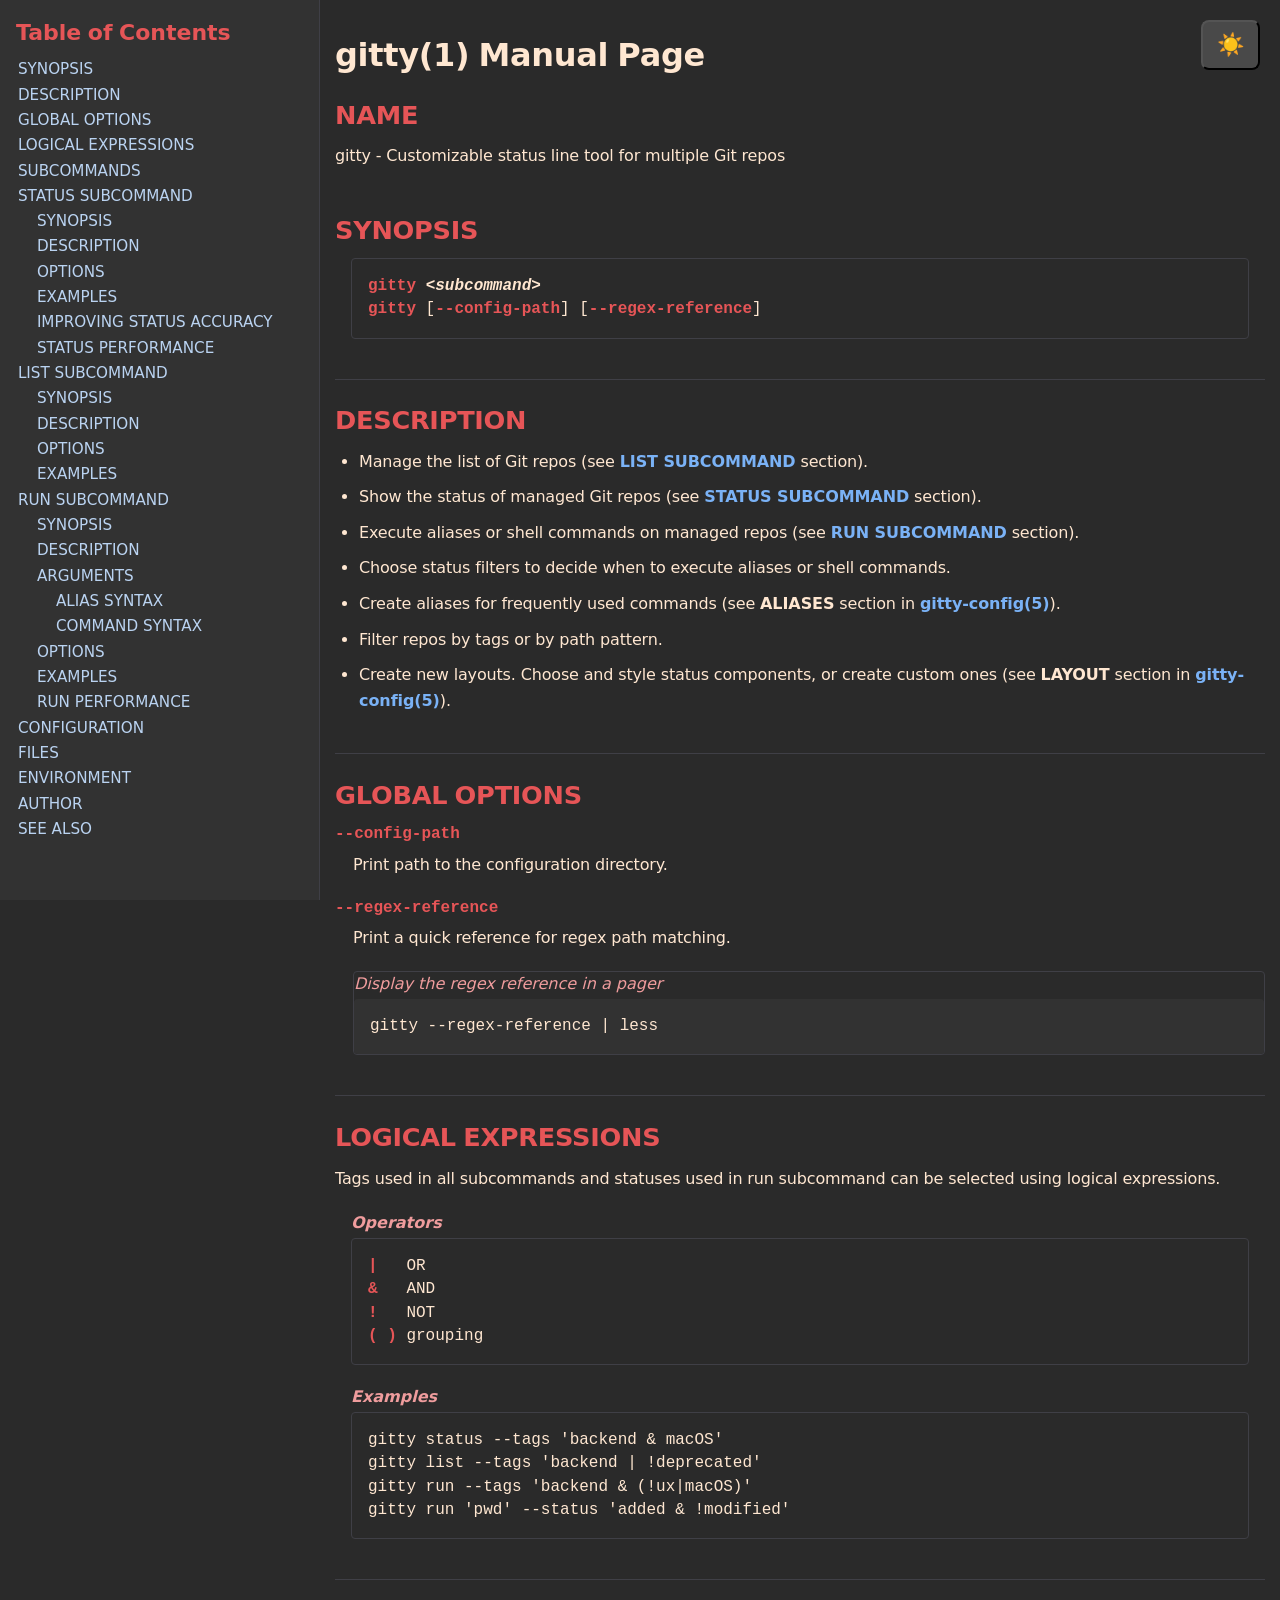
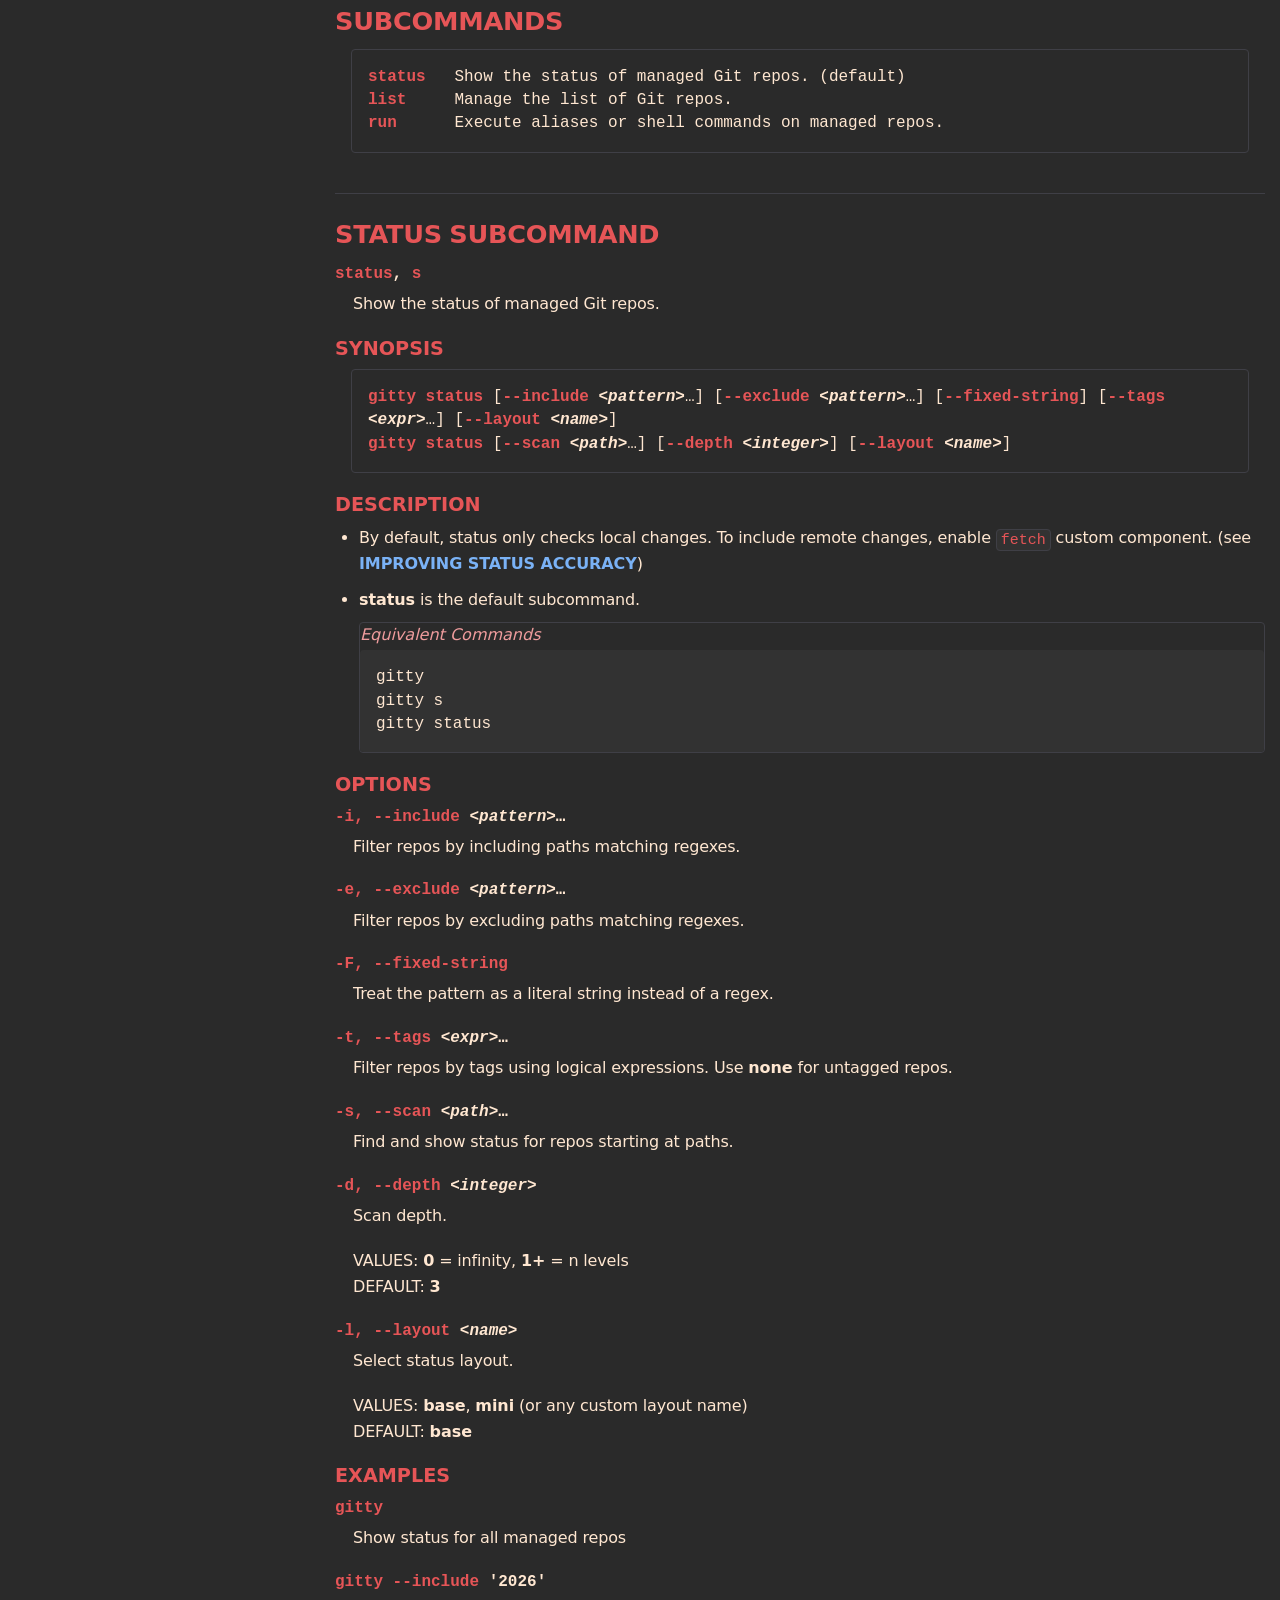
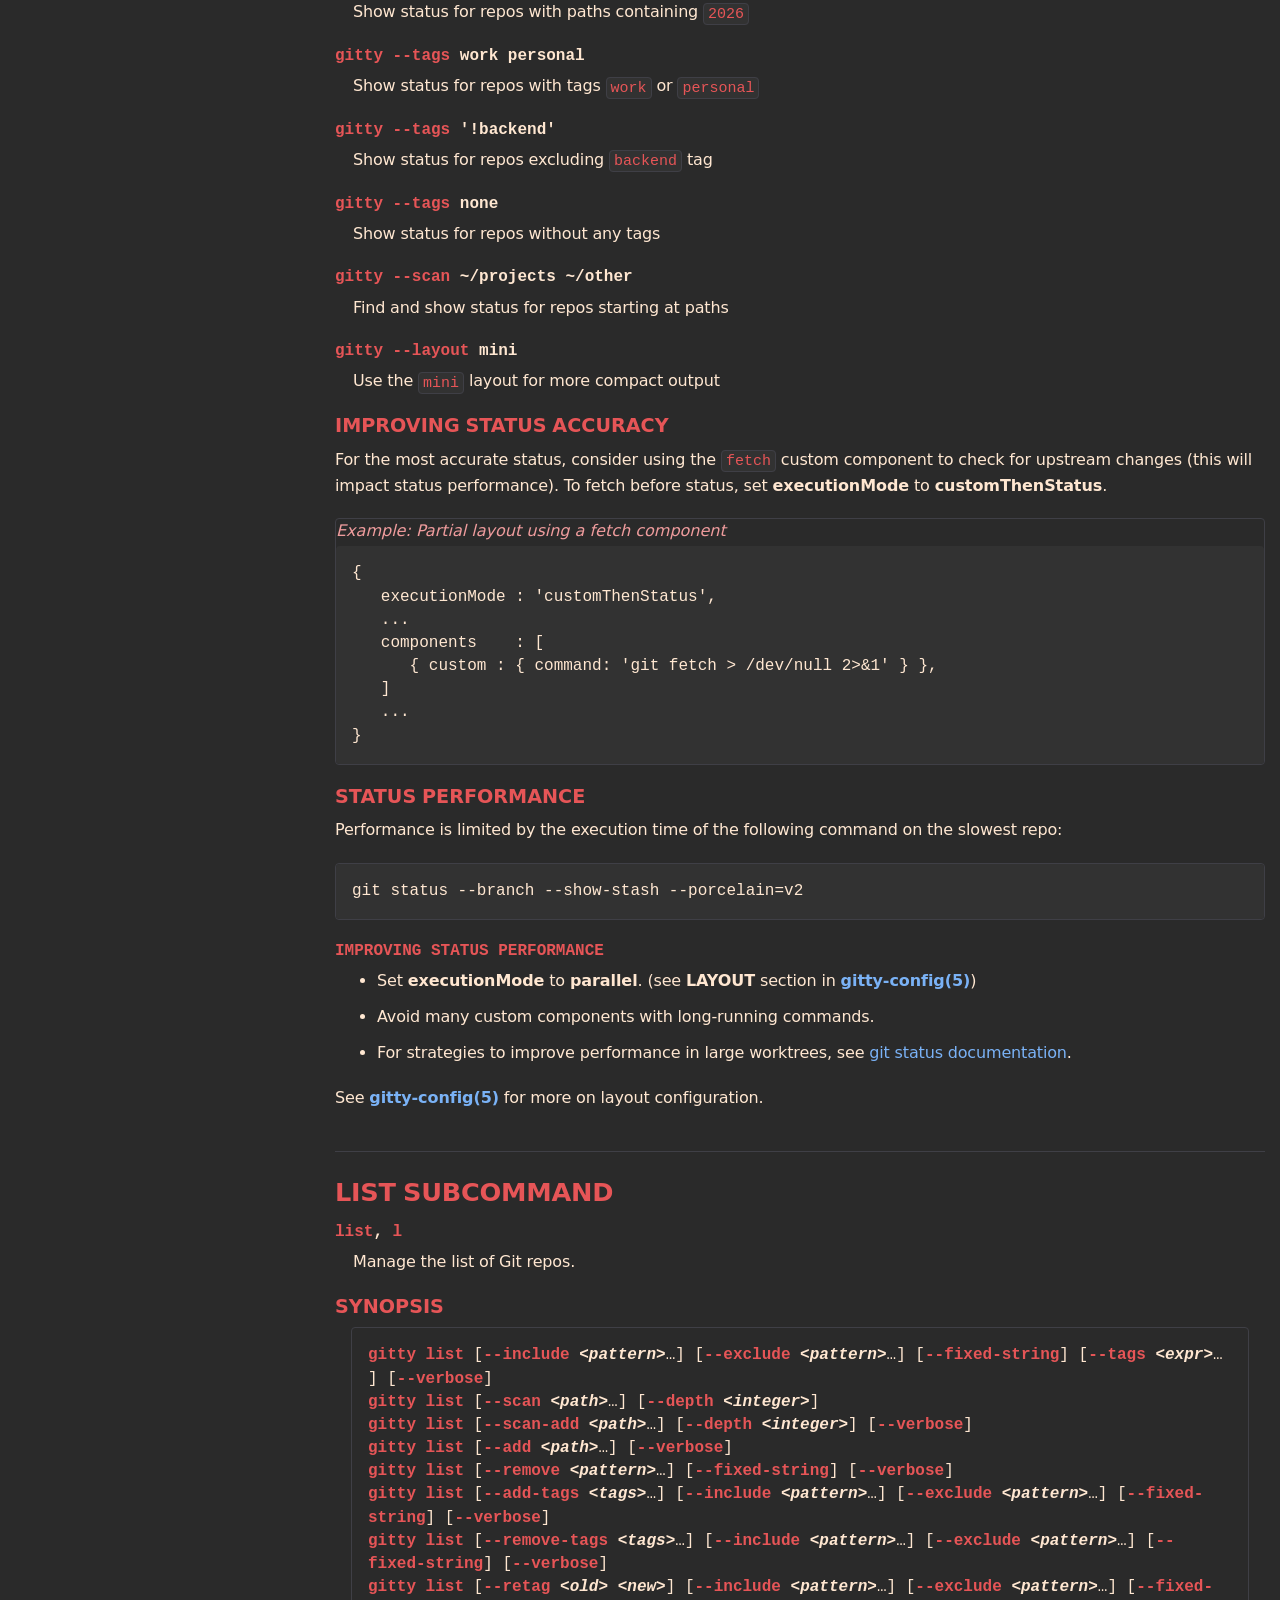
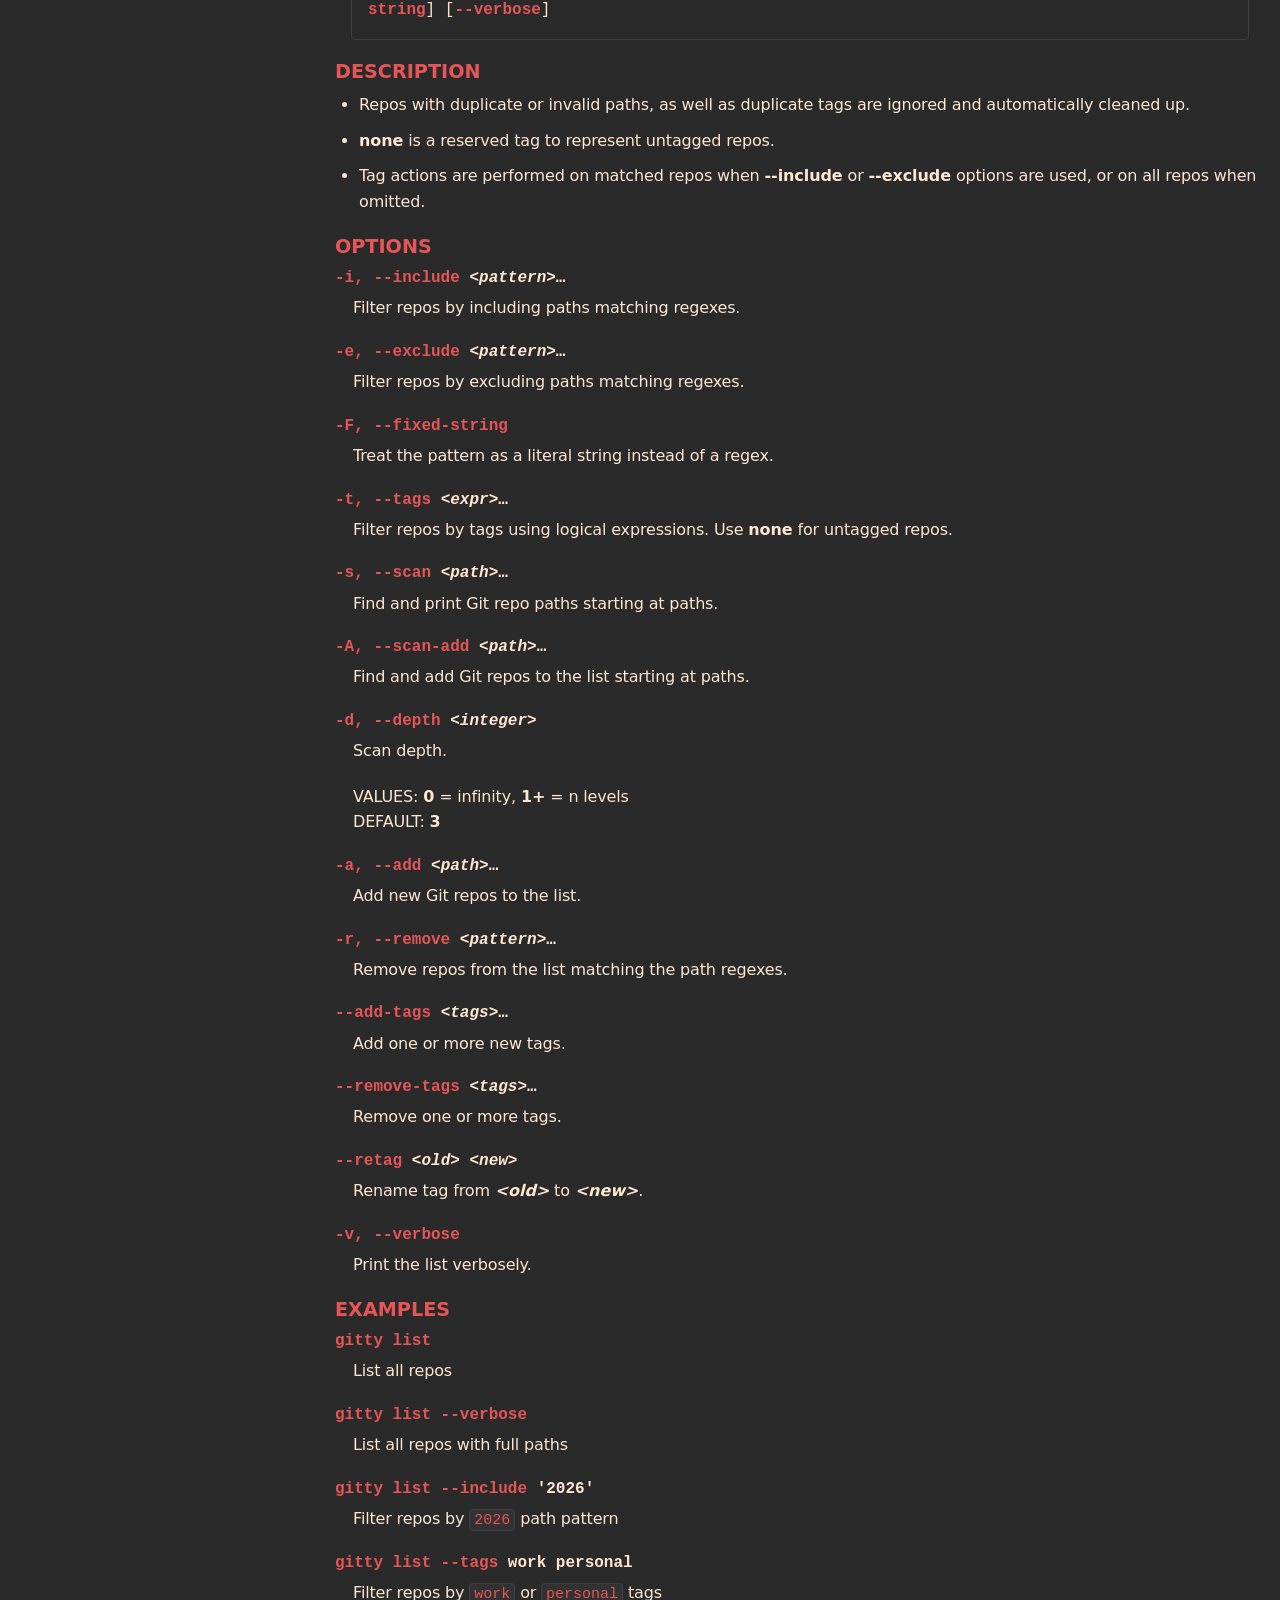
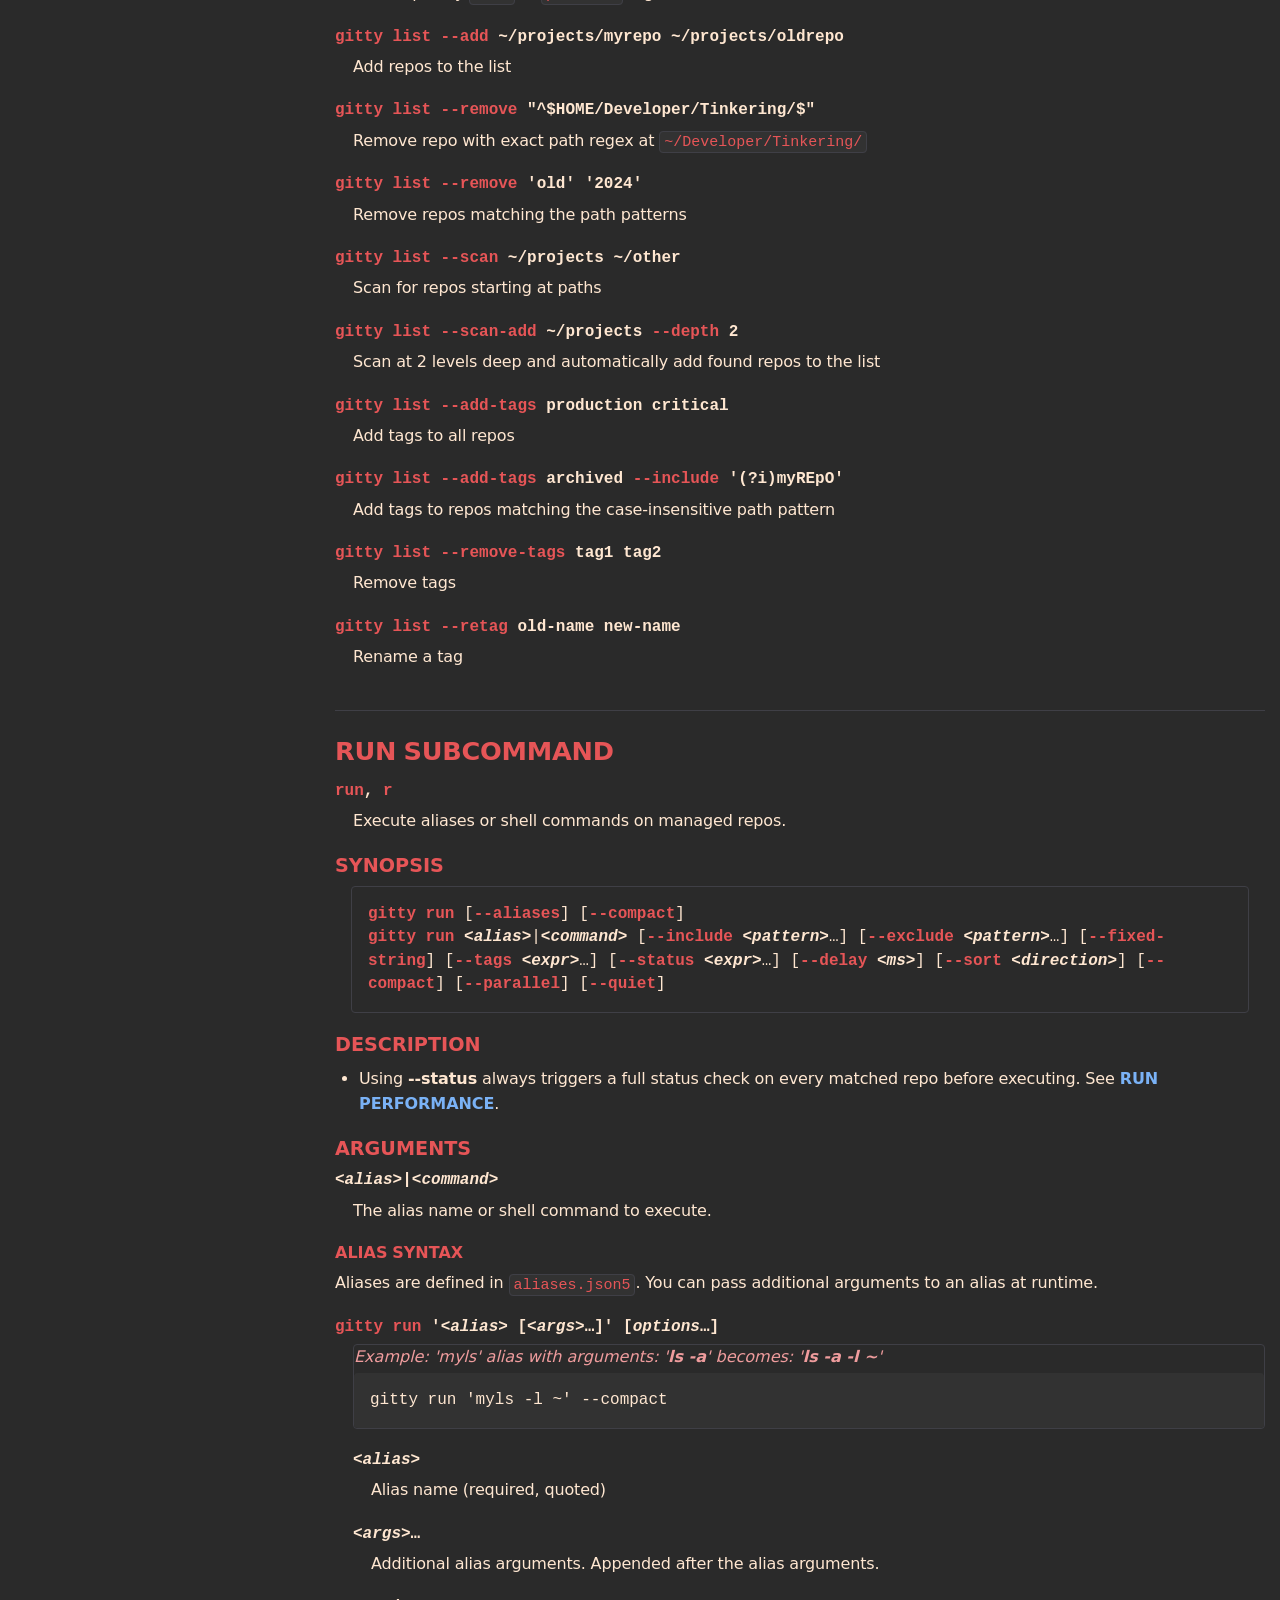
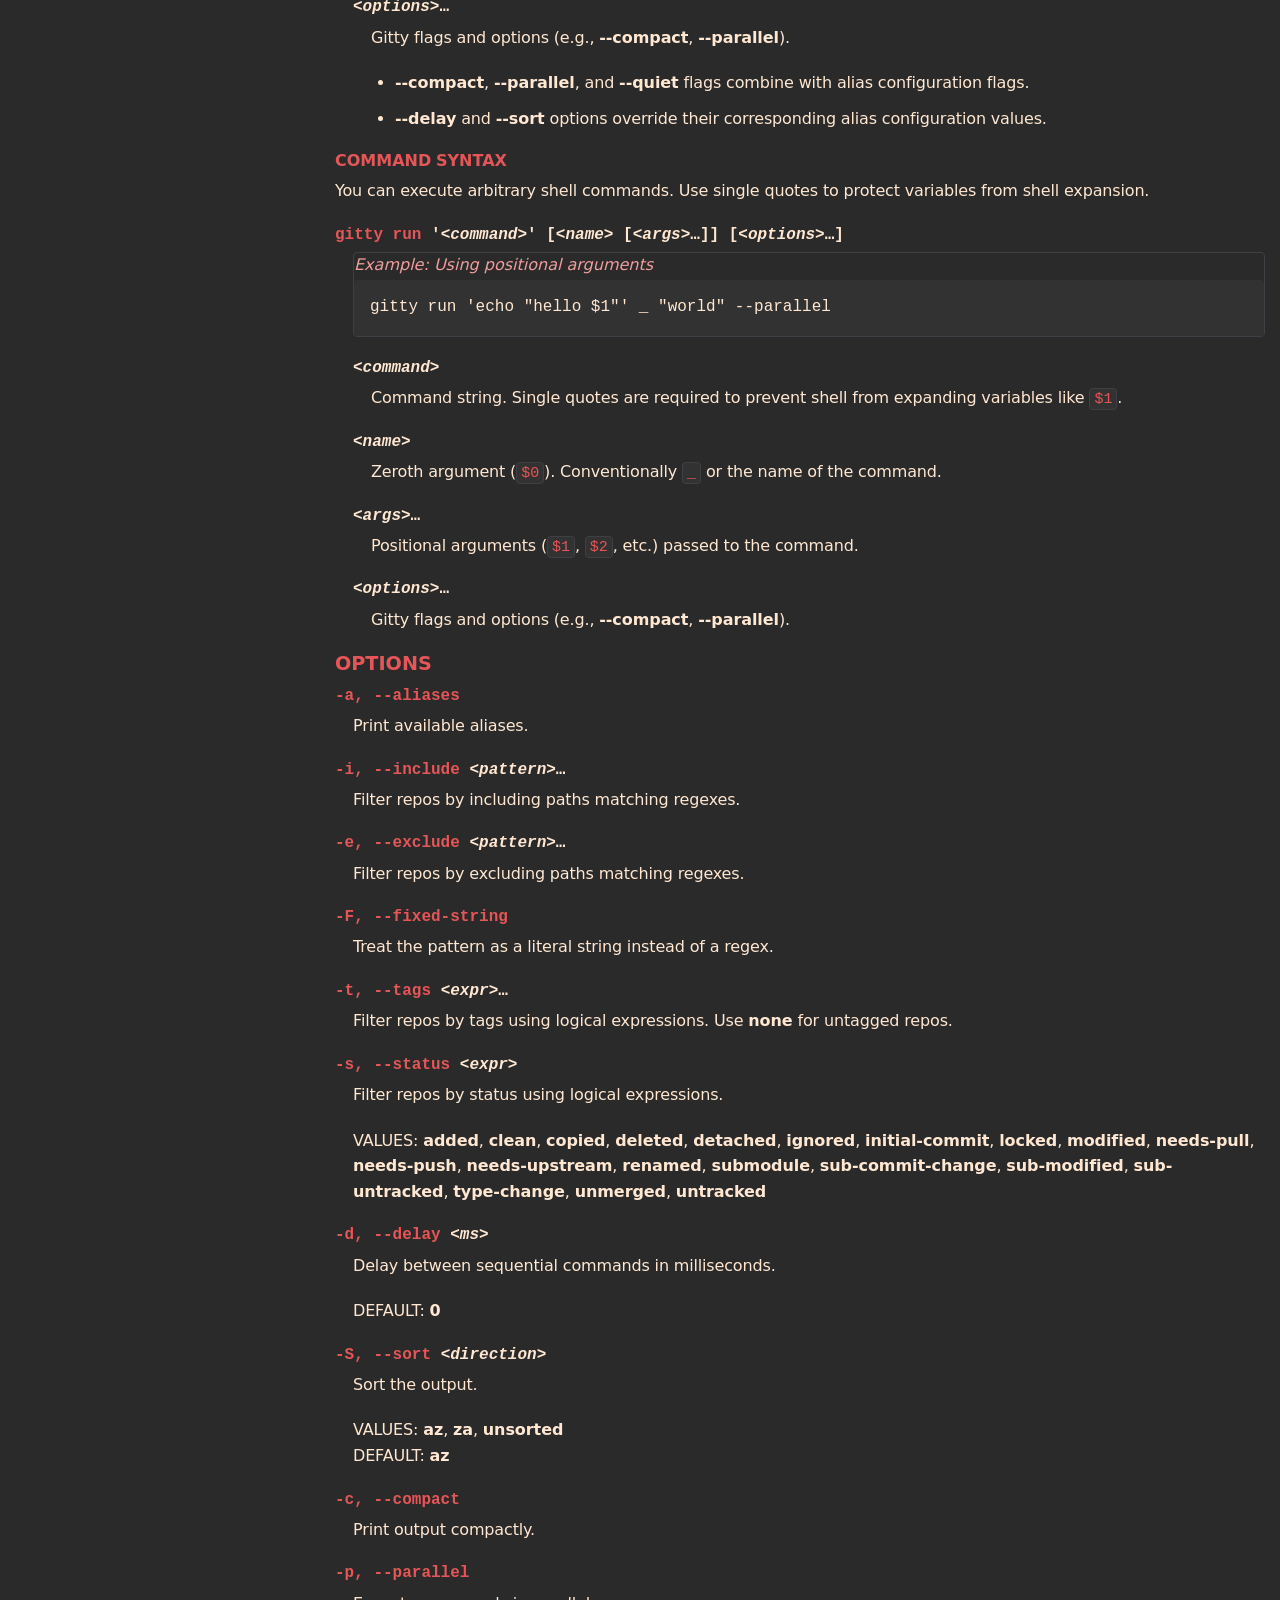
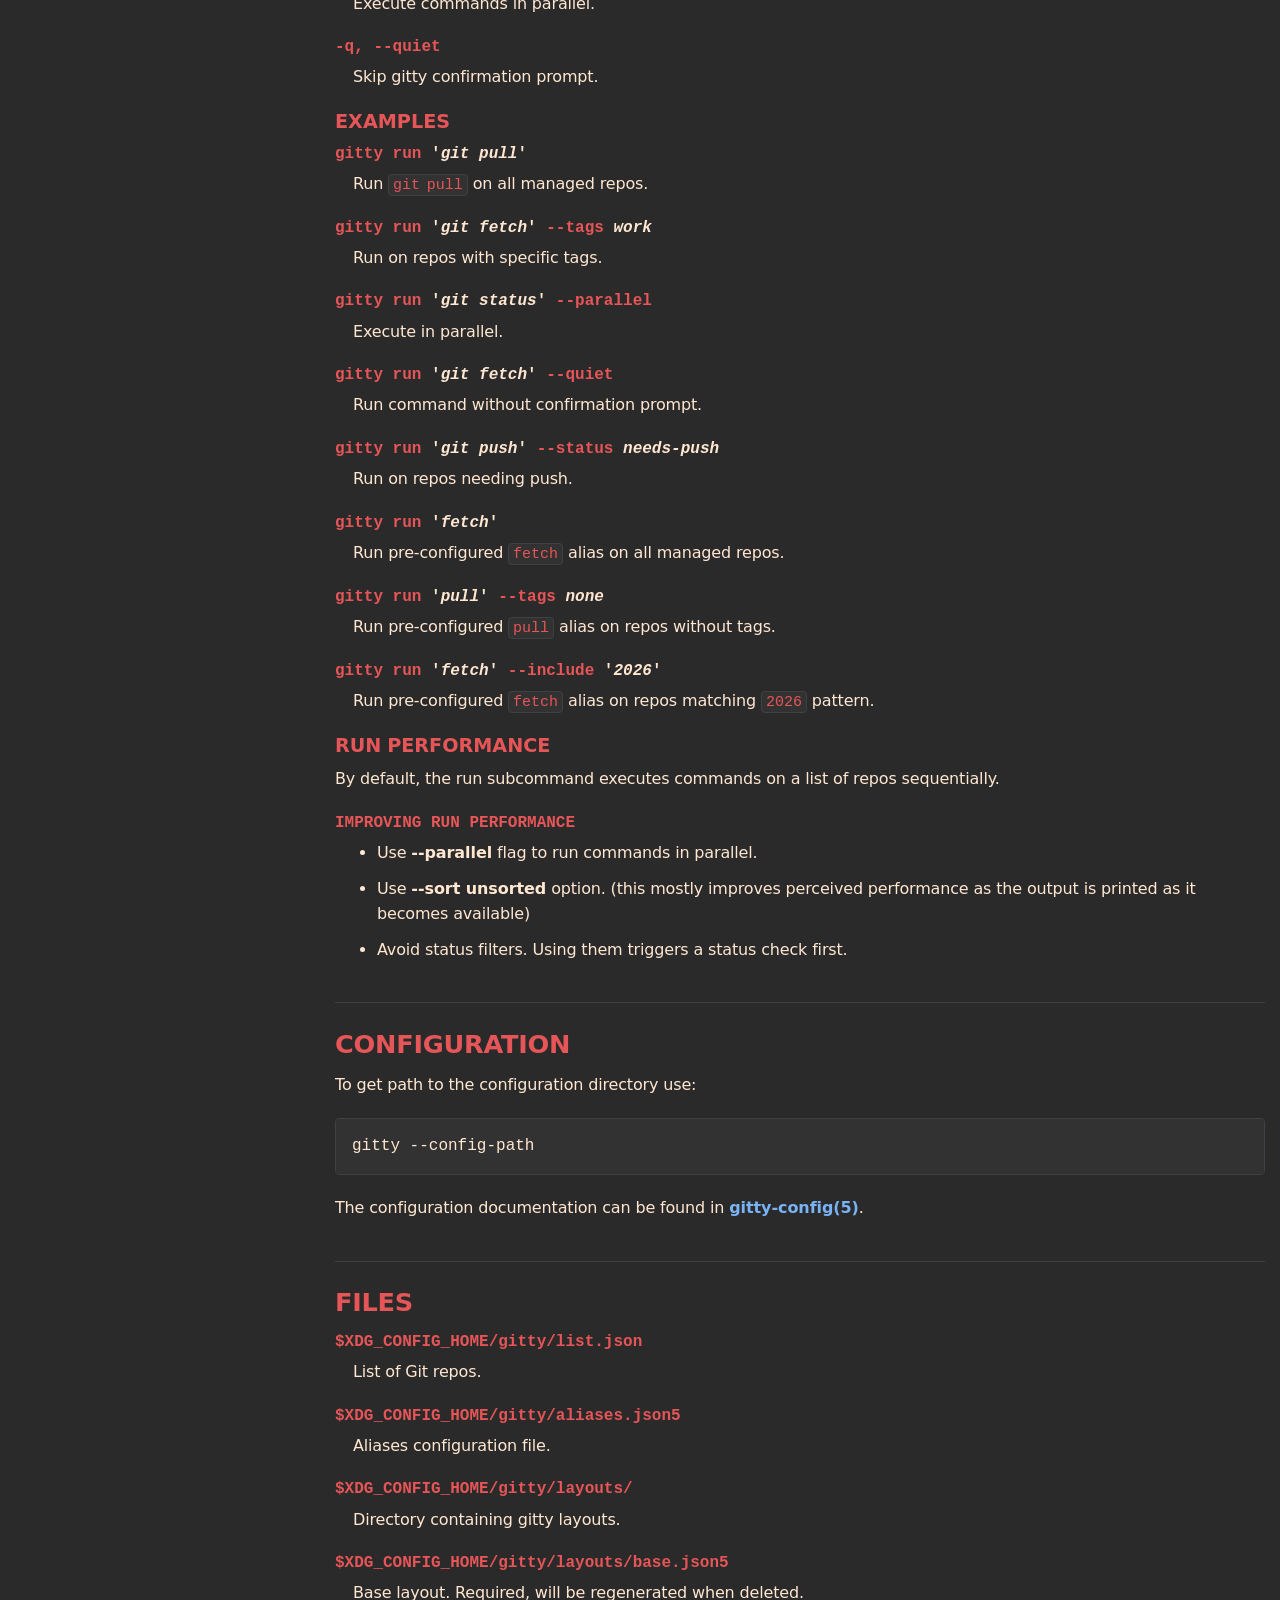
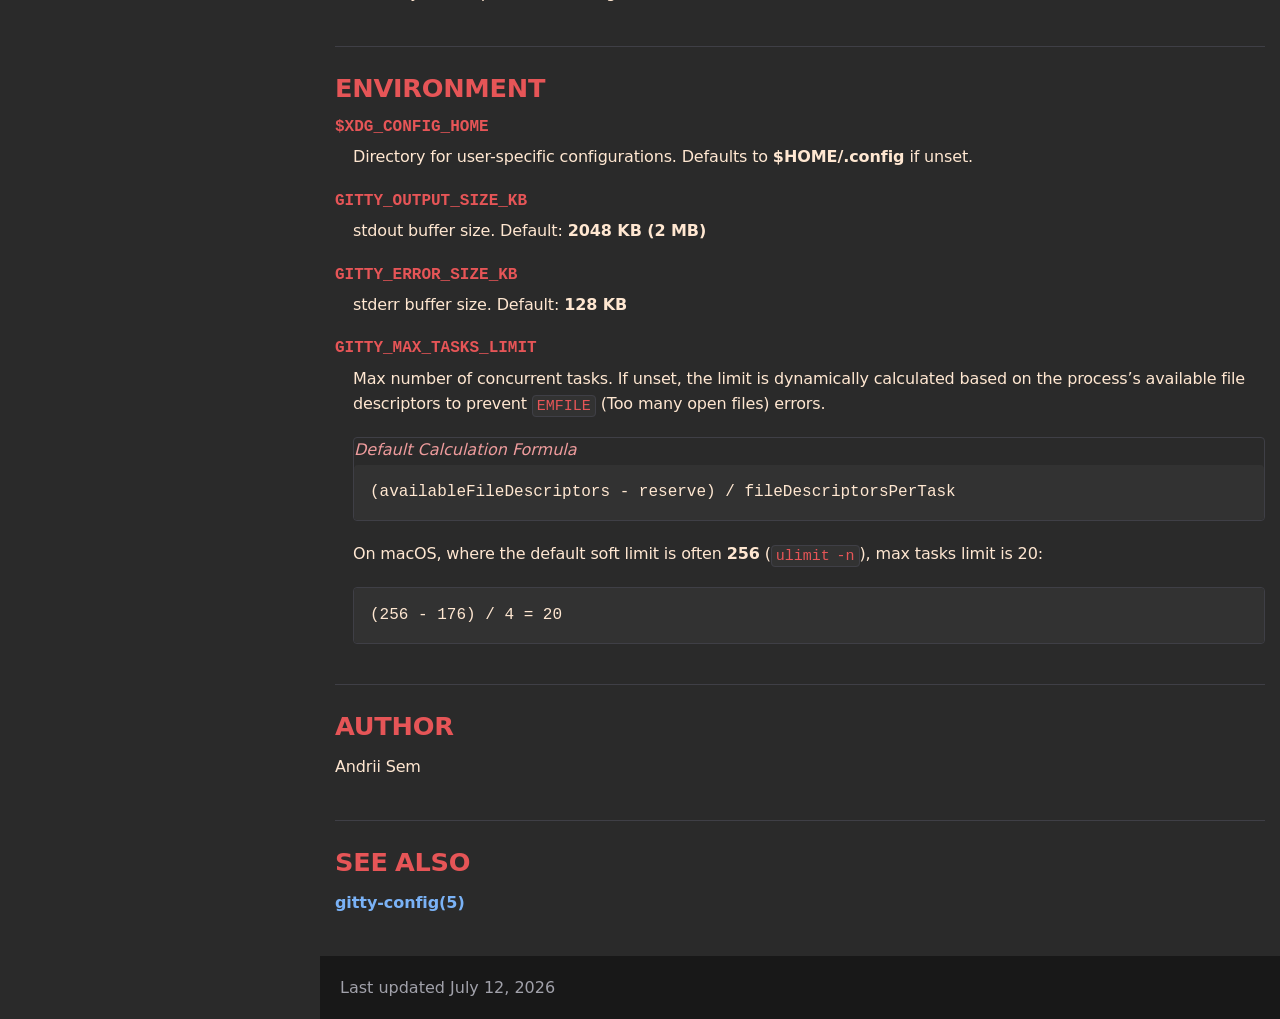
<file: docs/web/gitty.html>
<!DOCTYPE html>
<html lang="en">
<head>
<meta charset="UTF-8">
<meta http-equiv="X-UA-Compatible" content="IE=edge">
<meta name="viewport" content="width=device-width, initial-scale=1.0">
<meta name="generator" content="Asciidoctor 2.0.26">
<title>gitty(1)</title>
<link rel="stylesheet" href="./gitty-style.css">
<script src="toggle.js"></script>
</head>
<body class="manpage toc2 toc-left">
<div id="header">
<h1>gitty(1) Manual Page</h1>
<div id="toc" class="toc2">
<div id="toctitle">Table of Contents</div>
<ul class="sectlevel1">
<li><a href="#_synopsis">SYNOPSIS</a></li>
<li><a href="#_description">DESCRIPTION</a></li>
<li><a href="#_global_options">GLOBAL OPTIONS</a></li>
<li><a href="#_logical_expressions">LOGICAL EXPRESSIONS</a></li>
<li><a href="#_subcommands">SUBCOMMANDS</a></li>
<li><a href="#status-sub">STATUS SUBCOMMAND</a>
<ul class="sectlevel2">
<li><a href="#_synopsis_2">SYNOPSIS</a></li>
<li><a href="#_description_2">DESCRIPTION</a></li>
<li><a href="#_options">OPTIONS</a></li>
<li><a href="#_examples">EXAMPLES</a></li>
<li><a href="#improving-status-accuracy">IMPROVING STATUS ACCURACY</a></li>
<li><a href="#_status_performance">STATUS PERFORMANCE</a></li>
</ul>
</li>
<li><a href="#list-sub">LIST SUBCOMMAND</a>
<ul class="sectlevel2">
<li><a href="#_synopsis_3">SYNOPSIS</a></li>
<li><a href="#_description_3">DESCRIPTION</a></li>
<li><a href="#_options_2">OPTIONS</a></li>
<li><a href="#_examples_2">EXAMPLES</a></li>
</ul>
</li>
<li><a href="#run-sub">RUN SUBCOMMAND</a>
<ul class="sectlevel2">
<li><a href="#_synopsis_4">SYNOPSIS</a></li>
<li><a href="#_description_4">DESCRIPTION</a></li>
<li><a href="#_arguments">ARGUMENTS</a>
<ul class="sectlevel3">
<li><a href="#_alias_syntax">ALIAS SYNTAX</a></li>
<li><a href="#_command_syntax">COMMAND SYNTAX</a></li>
</ul>
</li>
<li><a href="#_options_3">OPTIONS</a></li>
<li><a href="#_examples_3">EXAMPLES</a></li>
<li><a href="#run-performance">RUN PERFORMANCE</a></li>
</ul>
</li>
<li><a href="#_configuration">CONFIGURATION</a></li>
<li><a href="#_files">FILES</a></li>
<li><a href="#_environment">ENVIRONMENT</a></li>
<li><a href="#_author">AUTHOR</a></li>
<li><a href="#_see_also">SEE ALSO</a></li>
</ul>
</div>
<h2 id="_name">NAME</h2>
<div class="sectionbody">
<p>gitty - Customizable status line tool for multiple Git repos</p>
</div>
</div>
<div id="content">
<div class="sect1">
<h2 id="_synopsis"><a class="anchor" href="#_synopsis"></a>SYNOPSIS</h2>
<div class="sectionbody">
<div class="verseblock">
<pre class="content"><strong>gitty</strong> <em>&lt;subcommand&gt;</em>
<strong>gitty</strong> [<strong>--config-path</strong>] [<strong>--regex-reference</strong>]</pre>
</div>
</div>
</div>
<div class="sect1">
<h2 id="_description"><a class="anchor" href="#_description"></a>DESCRIPTION</h2>
<div class="sectionbody">
<div class="ulist">
<ul>
<li>
<p>Manage the list of Git repos (see <a href="#list-sub"><strong>LIST SUBCOMMAND</strong></a> section).</p>
</li>
<li>
<p>Show the status of managed Git repos (see <a href="#status-sub"><strong>STATUS SUBCOMMAND</strong></a> section).</p>
</li>
<li>
<p>Execute aliases or shell commands on managed repos (see <a href="#run-sub"><strong>RUN SUBCOMMAND</strong></a> section).</p>
</li>
<li>
<p>Choose status filters to decide when to execute aliases or shell commands.</p>
</li>
<li>
<p>Create aliases for frequently used commands (see <strong>ALIASES</strong> section in <strong><a href="gitty-config.html">gitty-config(5)</a></strong>).</p>
</li>
<li>
<p>Filter repos by tags or by path pattern.</p>
</li>
<li>
<p>Create new layouts. Choose and style status components, or create custom ones (see <strong>LAYOUT</strong> section in <strong><a href="gitty-config.html">gitty-config(5)</a></strong>).</p>
</li>
</ul>
</div>
</div>
</div>
<div class="sect1">
<h2 id="_global_options"><a class="anchor" href="#_global_options"></a>GLOBAL OPTIONS</h2>
<div class="sectionbody">
<div class="dlist">
<dl>
<dt class="hdlist1"><strong>--config-path</strong></dt>
<dd>
<p>Print path to the configuration directory.</p>
</dd>
<dt class="hdlist1"><strong>--regex-reference</strong></dt>
<dd>
<p>Print a quick reference for regex path matching.</p>
<div class="listingblock">
<div class="title">Display the regex reference in a pager</div>
<div class="content">
<pre class="highlight"><code class="language-sh" data-lang="sh">gitty --regex-reference | less</code></pre>
</div>
</div>
</dd>
</dl>
</div>
</div>
</div>
<div class="sect1">
<h2 id="_logical_expressions"><a class="anchor" href="#_logical_expressions"></a>LOGICAL EXPRESSIONS</h2>
<div class="sectionbody">
<div class="paragraph">
<p>Tags used in all subcommands and statuses used in run subcommand can be selected using logical expressions.</p>
</div>
<div class="verseblock">
<div class="title"><strong>Operators</strong></div>
<pre class="content"><strong>|</strong>   OR
<strong>&amp;</strong>   AND
<strong>!</strong>   NOT
<strong>( )</strong> grouping</pre>
</div>
<div class="verseblock">
<div class="title"><strong>Examples</strong></div>
<pre class="content">gitty status --tags 'backend &amp; macOS'
gitty list --tags 'backend | !deprecated'
gitty run --tags 'backend &amp; (!ux|macOS)'
gitty run 'pwd' --status 'added &amp; !modified'</pre>
</div>
</div>
</div>
<div class="sect1">
<h2 id="_subcommands"><a class="anchor" href="#_subcommands"></a>SUBCOMMANDS</h2>
<div class="sectionbody">
<div class="verseblock">
<pre class="content"><strong>status</strong>   Show the status of managed Git repos. (default)
<strong>list</strong>     Manage the list of Git repos.
<strong>run</strong>      Execute aliases or shell commands on managed repos.</pre>
</div>
</div>
</div>
<div class="sect1">
<h2 id="status-sub"><a class="anchor" href="#status-sub"></a>STATUS SUBCOMMAND</h2>
<div class="sectionbody">
<div class="dlist">
<dl>
<dt class="hdlist1"><strong>status</strong>, <strong>s</strong></dt>
<dd>
<p>Show the status of managed Git repos.</p>
</dd>
</dl>
</div>
<div class="sect2">
<h3 id="_synopsis_2"><a class="anchor" href="#_synopsis_2"></a>SYNOPSIS</h3>
<div class="verseblock">
<pre class="content"><strong>gitty status</strong> [<strong>--include</strong> <em>&lt;pattern&gt;</em>&#8230;&#8203;] [<strong>--exclude</strong> <em>&lt;pattern&gt;</em>&#8230;&#8203;] [<strong>--fixed-string</strong>] [<strong>--tags</strong> <em>&lt;expr&gt;</em>&#8230;&#8203;] [<strong>--layout</strong> <em>&lt;name&gt;</em>]
<strong>gitty status</strong> [<strong>--scan</strong> <em>&lt;path&gt;</em>&#8230;&#8203;] [<strong>--depth</strong> <em>&lt;integer&gt;</em>] [<strong>--layout</strong> <em>&lt;name&gt;</em>]</pre>
</div>
</div>
<div class="sect2">
<h3 id="_description_2"><a class="anchor" href="#_description_2"></a>DESCRIPTION</h3>
<div class="ulist">
<ul>
<li>
<p>By default, status only checks local changes. To include remote changes, enable <code>fetch</code> custom component. (see <a href="#improving-status-accuracy"><strong>IMPROVING STATUS ACCURACY</strong></a>)</p>
</li>
<li>
<p><strong>status</strong> is the default subcommand.</p>
<div class="listingblock">
<div class="title">Equivalent Commands</div>
<div class="content">
<pre class="highlight"><code class="language-sh" data-lang="sh">gitty
gitty s
gitty status</code></pre>
</div>
</div>
</li>
</ul>
</div>
</div>
<div class="sect2">
<h3 id="_options"><a class="anchor" href="#_options"></a>OPTIONS</h3>
<div class="dlist">
<dl>
<dt class="hdlist1"><strong>-i, --include</strong> <em>&lt;pattern&gt;</em>&#8230;&#8203;</dt>
<dd>
<p>Filter repos by including paths matching regexes.</p>
</dd>
<dt class="hdlist1"><strong>-e, --exclude</strong> <em>&lt;pattern&gt;</em>&#8230;&#8203;</dt>
<dd>
<p>Filter repos by excluding paths matching regexes.</p>
</dd>
<dt class="hdlist1"><strong>-F, --fixed-string</strong></dt>
<dd>
<p>Treat the pattern as a literal string instead of a regex.</p>
</dd>
<dt class="hdlist1"><strong>-t, --tags</strong> <em>&lt;expr&gt;</em>&#8230;&#8203;</dt>
<dd>
<p>Filter repos by tags using logical expressions. Use <strong>none</strong> for untagged repos.</p>
</dd>
<dt class="hdlist1"><strong>-s, --scan</strong> <em>&lt;path&gt;</em>&#8230;&#8203;</dt>
<dd>
<p>Find and show status for repos starting at paths.</p>
</dd>
<dt class="hdlist1"><strong>-d, --depth</strong> <em>&lt;integer&gt;</em></dt>
<dd>
<p>Scan depth.</p>
<div class="paragraph">
<p>VALUES: <strong>0</strong> = infinity, <strong>1+</strong> = n levels<br>
DEFAULT: <strong>3</strong></p>
</div>
</dd>
<dt class="hdlist1"><strong>-l, --layout</strong> <em>&lt;name&gt;</em></dt>
<dd>
<p>Select status layout.</p>
<div class="paragraph">
<p>VALUES: <strong>base</strong>, <strong>mini</strong> (or any custom layout name)<br>
DEFAULT: <strong>base</strong></p>
</div>
</dd>
</dl>
</div>
</div>
<div class="sect2">
<h3 id="_examples"><a class="anchor" href="#_examples"></a>EXAMPLES</h3>
<div class="dlist">
<dl>
<dt class="hdlist1"><strong>gitty</strong></dt>
<dd>
<p>Show status for all managed repos</p>
</dd>
<dt class="hdlist1"><strong>gitty --include</strong> '2026'</dt>
<dd>
<p>Show status for repos with paths containing <code>2026</code></p>
</dd>
<dt class="hdlist1"><strong>gitty --tags</strong> work personal</dt>
<dd>
<p>Show status for repos with tags <code>work</code> or <code>personal</code></p>
</dd>
<dt class="hdlist1"><strong>gitty --tags</strong> '!backend'</dt>
<dd>
<p>Show status for repos excluding <code>backend</code> tag</p>
</dd>
<dt class="hdlist1"><strong>gitty --tags</strong> none</dt>
<dd>
<p>Show status for repos without any tags</p>
</dd>
<dt class="hdlist1"><strong>gitty --scan</strong> ~/projects ~/other</dt>
<dd>
<p>Find and show status for repos starting at paths</p>
</dd>
<dt class="hdlist1"><strong>gitty --layout</strong> mini</dt>
<dd>
<p>Use the <code>mini</code> layout for more compact output</p>
</dd>
</dl>
</div>
</div>
<div class="sect2">
<h3 id="improving-status-accuracy"><a class="anchor" href="#improving-status-accuracy"></a>IMPROVING STATUS ACCURACY</h3>
<div class="paragraph">
<p>For the most accurate status, consider using the <code>fetch</code> custom component to check for upstream changes (this will impact status performance). To fetch before status, set <strong>executionMode</strong> to <strong>customThenStatus</strong>.</p>
</div>
<div class="listingblock">
<div class="title">Example: Partial layout using a fetch component</div>
<div class="content">
<pre class="highlight"><code class="language-json5" data-lang="json5">{
   executionMode : 'customThenStatus',
   ...
   components    : [
      { custom : { command: 'git fetch &gt; /dev/null 2&gt;&amp;1' } },
   ]
   ...
}</code></pre>
</div>
</div>
</div>
<div class="sect2">
<h3 id="_status_performance"><a class="anchor" href="#_status_performance"></a>STATUS PERFORMANCE</h3>
<div class="paragraph">
<p>Performance is limited by the execution time of the following command on the slowest repo:</p>
</div>
<div class="listingblock">
<div class="content">
<pre class="highlight"><code class="language-sh" data-lang="sh">git status --branch --show-stash --porcelain=v2</code></pre>
</div>
</div>
<div class="dlist">
<dl>
<dt class="hdlist1"><strong>IMPROVING STATUS PERFORMANCE</strong></dt>
<dd>
<div class="ulist">
<ul>
<li>
<p>Set <strong>executionMode</strong> to <strong>parallel</strong>. (see <strong>LAYOUT</strong> section in <strong><a href="gitty-config.html">gitty-config(5)</a></strong>)</p>
</li>
<li>
<p>Avoid many custom components with long-running commands.</p>
</li>
<li>
<p>For strategies to improve performance in large worktrees, see <a href="https://git-scm.com/docs/git-status#_untracked_files_and_performance">git status documentation</a>.</p>
</li>
</ul>
</div>
</dd>
</dl>
</div>
<div class="paragraph">
<p>See <strong><a href="gitty-config.html">gitty-config(5)</a></strong> for more on layout configuration.</p>
</div>
</div>
</div>
</div>
<div class="sect1">
<h2 id="list-sub"><a class="anchor" href="#list-sub"></a>LIST SUBCOMMAND</h2>
<div class="sectionbody">
<div class="dlist">
<dl>
<dt class="hdlist1"><strong>list</strong>, <strong>l</strong></dt>
<dd>
<p>Manage the list of Git repos.</p>
</dd>
</dl>
</div>
<div class="sect2">
<h3 id="_synopsis_3"><a class="anchor" href="#_synopsis_3"></a>SYNOPSIS</h3>
<div class="verseblock">
<pre class="content"><strong>gitty list</strong> [<strong>--include</strong> <em>&lt;pattern&gt;</em>&#8230;&#8203;] [<strong>--exclude</strong> <em>&lt;pattern&gt;</em>&#8230;&#8203;] [<strong>--fixed-string</strong>] [<strong>--tags</strong> <em>&lt;expr&gt;</em>&#8230;&#8203;] [<strong>--verbose</strong>]
<strong>gitty list</strong> [<strong>--scan</strong> <em>&lt;path&gt;</em>&#8230;&#8203;] [<strong>--depth</strong> <em>&lt;integer&gt;</em>]
<strong>gitty list</strong> [<strong>--scan-add</strong> <em>&lt;path&gt;</em>&#8230;&#8203;] [<strong>--depth</strong> <em>&lt;integer&gt;</em>] [<strong>--verbose</strong>]
<strong>gitty list</strong> [<strong>--add</strong> <em>&lt;path&gt;</em>&#8230;&#8203;] [<strong>--verbose</strong>]
<strong>gitty list</strong> [<strong>--remove</strong> <em>&lt;pattern&gt;</em>&#8230;&#8203;] [<strong>--fixed-string</strong>] [<strong>--verbose</strong>]
<strong>gitty list</strong> [<strong>--add-tags</strong> <em>&lt;tags&gt;</em>&#8230;&#8203;] [<strong>--include</strong> <em>&lt;pattern&gt;</em>&#8230;&#8203;] [<strong>--exclude</strong> <em>&lt;pattern&gt;</em>&#8230;&#8203;] [<strong>--fixed-string</strong>] [<strong>--verbose</strong>]
<strong>gitty list</strong> [<strong>--remove-tags</strong> <em>&lt;tags&gt;</em>&#8230;&#8203;] [<strong>--include</strong> <em>&lt;pattern&gt;</em>&#8230;&#8203;] [<strong>--exclude</strong> <em>&lt;pattern&gt;</em>&#8230;&#8203;] [<strong>--fixed-string</strong>] [<strong>--verbose</strong>]
<strong>gitty list</strong> [<strong>--retag</strong> <em>&lt;old&gt;</em> <em>&lt;new&gt;</em>] [<strong>--include</strong> <em>&lt;pattern&gt;</em>&#8230;&#8203;] [<strong>--exclude</strong> <em>&lt;pattern&gt;</em>&#8230;&#8203;] [<strong>--fixed-string</strong>] [<strong>--verbose</strong>]</pre>
</div>
</div>
<div class="sect2">
<h3 id="_description_3"><a class="anchor" href="#_description_3"></a>DESCRIPTION</h3>
<div class="ulist">
<ul>
<li>
<p>Repos with duplicate or invalid paths, as well as duplicate tags are ignored and automatically cleaned up.</p>
</li>
<li>
<p><strong>none</strong> is a reserved tag to represent untagged repos.</p>
</li>
<li>
<p>Tag actions are performed on matched repos when <strong>--include</strong> or <strong>--exclude</strong> options are used, or on all repos when omitted.</p>
</li>
</ul>
</div>
</div>
<div class="sect2">
<h3 id="_options_2"><a class="anchor" href="#_options_2"></a>OPTIONS</h3>
<div class="dlist">
<dl>
<dt class="hdlist1"><strong>-i, --include</strong> <em>&lt;pattern&gt;</em>&#8230;&#8203;</dt>
<dd>
<p>Filter repos by including paths matching regexes.</p>
</dd>
<dt class="hdlist1"><strong>-e, --exclude</strong> <em>&lt;pattern&gt;</em>&#8230;&#8203;</dt>
<dd>
<p>Filter repos by excluding paths matching regexes.</p>
</dd>
<dt class="hdlist1"><strong>-F, --fixed-string</strong></dt>
<dd>
<p>Treat the pattern as a literal string instead of a regex.</p>
</dd>
<dt class="hdlist1"><strong>-t, --tags</strong> <em>&lt;expr&gt;</em>&#8230;&#8203;</dt>
<dd>
<p>Filter repos by tags using logical expressions. Use <strong>none</strong> for untagged repos.</p>
</dd>
<dt class="hdlist1"><strong>-s, --scan</strong> <em>&lt;path&gt;</em>&#8230;&#8203;</dt>
<dd>
<p>Find and print Git repo paths starting at paths.</p>
</dd>
<dt class="hdlist1"><strong>-A, --scan-add</strong> <em>&lt;path&gt;</em>&#8230;&#8203;</dt>
<dd>
<p>Find and add Git repos to the list starting at paths.</p>
</dd>
<dt class="hdlist1"><strong>-d, --depth</strong> <em>&lt;integer&gt;</em></dt>
<dd>
<p>Scan depth.</p>
<div class="paragraph">
<p>VALUES: <strong>0</strong> = infinity, <strong>1+</strong> = n levels<br>
DEFAULT: <strong>3</strong></p>
</div>
</dd>
<dt class="hdlist1"><strong>-a, --add</strong> <em>&lt;path&gt;</em>&#8230;&#8203;</dt>
<dd>
<p>Add new Git repos to the list.</p>
</dd>
<dt class="hdlist1"><strong>-r, --remove</strong> <em>&lt;pattern&gt;</em>&#8230;&#8203;</dt>
<dd>
<p>Remove repos from the list matching the path regexes.</p>
</dd>
<dt class="hdlist1"><strong>--add-tags</strong> <em>&lt;tags&gt;</em>&#8230;&#8203;</dt>
<dd>
<p>Add one or more new tags.</p>
</dd>
<dt class="hdlist1"><strong>--remove-tags</strong> <em>&lt;tags&gt;</em>&#8230;&#8203;</dt>
<dd>
<p>Remove one or more tags.</p>
</dd>
<dt class="hdlist1"><strong>--retag</strong> <em>&lt;old&gt;</em> <em>&lt;new&gt;</em></dt>
<dd>
<p>Rename tag from <strong><em>&lt;old&gt;</em></strong> to <strong><em>&lt;new&gt;</em></strong>.</p>
</dd>
<dt class="hdlist1"><strong>-v, --verbose</strong></dt>
<dd>
<p>Print the list verbosely.</p>
</dd>
</dl>
</div>
</div>
<div class="sect2">
<h3 id="_examples_2"><a class="anchor" href="#_examples_2"></a>EXAMPLES</h3>
<div class="dlist">
<dl>
<dt class="hdlist1"><strong>gitty list</strong></dt>
<dd>
<p>List all repos</p>
</dd>
<dt class="hdlist1"><strong>gitty list --verbose</strong></dt>
<dd>
<p>List all repos with full paths</p>
</dd>
<dt class="hdlist1"><strong>gitty list --include</strong> '2026'</dt>
<dd>
<p>Filter repos by <code>2026</code> path pattern</p>
</dd>
<dt class="hdlist1"><strong>gitty list --tags</strong> work personal</dt>
<dd>
<p>Filter repos by <code>work</code> or <code>personal</code> tags</p>
</dd>
<dt class="hdlist1"><strong>gitty list --add</strong> ~/projects/myrepo  ~/projects/oldrepo</dt>
<dd>
<p>Add repos to the list</p>
</dd>
<dt class="hdlist1"><strong>gitty list --remove</strong> "^$HOME/Developer/Tinkering/$"</dt>
<dd>
<p>Remove repo with exact path regex at <code>~/Developer/Tinkering/</code></p>
</dd>
<dt class="hdlist1"><strong>gitty list --remove</strong> 'old' '2024'</dt>
<dd>
<p>Remove repos matching the path patterns</p>
</dd>
<dt class="hdlist1"><strong>gitty list --scan</strong> ~/projects ~/other</dt>
<dd>
<p>Scan for repos starting at paths</p>
</dd>
<dt class="hdlist1"><strong>gitty list --scan-add</strong> ~/projects <strong>--depth</strong> 2</dt>
<dd>
<p>Scan at 2 levels deep and automatically add found repos to the list</p>
</dd>
<dt class="hdlist1"><strong>gitty list --add-tags</strong> production critical</dt>
<dd>
<p>Add tags to all repos</p>
</dd>
<dt class="hdlist1"><strong>gitty list --add-tags</strong> archived <strong>--include</strong> '(?i)myREpO'</dt>
<dd>
<p>Add tags to repos matching the case-insensitive path pattern</p>
</dd>
<dt class="hdlist1"><strong>gitty list --remove-tags</strong> tag1 tag2</dt>
<dd>
<p>Remove tags</p>
</dd>
<dt class="hdlist1"><strong>gitty list --retag</strong> old-name new-name</dt>
<dd>
<p>Rename a tag</p>
</dd>
</dl>
</div>
</div>
</div>
</div>
<div class="sect1">
<h2 id="run-sub"><a class="anchor" href="#run-sub"></a>RUN SUBCOMMAND</h2>
<div class="sectionbody">
<div class="dlist">
<dl>
<dt class="hdlist1"><strong>run</strong>, <strong>r</strong></dt>
<dd>
<p>Execute aliases or shell commands on managed repos.</p>
</dd>
</dl>
</div>
<div class="sect2">
<h3 id="_synopsis_4"><a class="anchor" href="#_synopsis_4"></a>SYNOPSIS</h3>
<div class="verseblock">
<pre class="content"><strong>gitty run</strong> [<strong>--aliases</strong>] [<strong>--compact</strong>]
<strong>gitty run</strong> <em>&lt;alias&gt;</em>|<em>&lt;command&gt;</em> [<strong>--include</strong> <em>&lt;pattern&gt;</em>&#8230;&#8203;] [<strong>--exclude</strong> <em>&lt;pattern&gt;</em>&#8230;&#8203;] [<strong>--fixed-string</strong>] [<strong>--tags</strong> <em>&lt;expr&gt;</em>&#8230;&#8203;] [<strong>--status</strong> <em>&lt;expr&gt;</em>&#8230;&#8203;] [<strong>--delay</strong> <em>&lt;ms&gt;</em>] [<strong>--sort</strong> <em>&lt;direction&gt;</em>] [<strong>--compact</strong>] [<strong>--parallel</strong>] [<strong>--quiet</strong>]</pre>
</div>
</div>
<div class="sect2">
<h3 id="_description_4"><a class="anchor" href="#_description_4"></a>DESCRIPTION</h3>
<div class="ulist">
<ul>
<li>
<p>Using <strong>--status</strong> always triggers a full status check on every matched repo before executing. See <a href="#run-performance"><strong>RUN PERFORMANCE</strong></a>.</p>
</li>
</ul>
</div>
</div>
<div class="sect2">
<h3 id="_arguments"><a class="anchor" href="#_arguments"></a>ARGUMENTS</h3>
<div class="dlist">
<dl>
<dt class="hdlist1"><em>&lt;alias&gt;</em>|<em>&lt;command&gt;</em></dt>
<dd>
<p>The alias name or shell command to execute.</p>
</dd>
</dl>
</div>
<div class="sect3">
<h4 id="_alias_syntax"><a class="anchor" href="#_alias_syntax"></a>ALIAS SYNTAX</h4>
<div class="paragraph">
<p>Aliases are defined in <code>aliases.json5</code>. You can pass additional arguments to an alias at runtime.</p>
</div>
<div class="dlist">
<dl>
<dt class="hdlist1"><strong>gitty run</strong> '<em>&lt;alias&gt;</em> [<em>&lt;args&gt;</em>&#8230;&#8203;]' [<em>options</em>&#8230;&#8203;]</dt>
<dd>
<div class="listingblock">
<div class="title">Example: 'myls' alias with arguments: '<strong>ls -a</strong>' becomes: '<strong>ls -a -l ~</strong>'</div>
<div class="content">
<pre class="highlight"><code class="language-sh" data-lang="sh">gitty run 'myls -l ~' --compact</code></pre>
</div>
</div>
<div class="dlist">
<dl>
<dt class="hdlist1"><em>&lt;alias&gt;</em></dt>
<dd>
<p>Alias name (required, quoted)</p>
</dd>
<dt class="hdlist1"><em>&lt;args&gt;</em>&#8230;&#8203;</dt>
<dd>
<p>Additional alias arguments. Appended after the alias arguments.</p>
</dd>
<dt class="hdlist1"><em>&lt;options&gt;</em>&#8230;&#8203;</dt>
<dd>
<p>Gitty flags and options (e.g., <strong>--compact</strong>, <strong>--parallel</strong>).</p>
<div class="ulist">
<ul>
<li>
<p><strong>--compact</strong>, <strong>--parallel</strong>, and <strong>--quiet</strong> flags combine with alias configuration flags.</p>
</li>
<li>
<p><strong>--delay</strong> and <strong>--sort</strong> options override their corresponding alias configuration values.</p>
</li>
</ul>
</div>
</dd>
</dl>
</div>
</dd>
</dl>
</div>
</div>
<div class="sect3">
<h4 id="_command_syntax"><a class="anchor" href="#_command_syntax"></a>COMMAND SYNTAX</h4>
<div class="paragraph">
<p>You can execute arbitrary shell commands. Use single quotes to protect variables from shell expansion.</p>
</div>
<div class="dlist">
<dl>
<dt class="hdlist1"><strong>gitty run</strong> '<em>&lt;command&gt;</em>' [<em>&lt;name&gt;</em> [<em>&lt;args&gt;</em>&#8230;&#8203;]] [<em>&lt;options&gt;</em>&#8230;&#8203;]</dt>
<dd>
<div class="listingblock">
<div class="title">Example: Using positional arguments</div>
<div class="content">
<pre class="highlight"><code class="language-sh" data-lang="sh">gitty run 'echo "hello $1"' _ "world" --parallel</code></pre>
</div>
</div>
<div class="dlist">
<dl>
<dt class="hdlist1"><em>&lt;command&gt;</em></dt>
<dd>
<p>Command string. Single quotes are required to prevent shell from expanding variables like <code>$1</code>.</p>
</dd>
<dt class="hdlist1"><em>&lt;name&gt;</em></dt>
<dd>
<p>Zeroth argument (<code>$0</code>). Conventionally <code>_</code> or the name of the command.</p>
</dd>
<dt class="hdlist1"><em>&lt;args&gt;</em>&#8230;&#8203;</dt>
<dd>
<p>Positional arguments (<code>$1</code>, <code>$2</code>, etc.) passed to the command.</p>
</dd>
<dt class="hdlist1"><em>&lt;options&gt;</em>&#8230;&#8203;</dt>
<dd>
<p>Gitty flags and options (e.g., <strong>--compact</strong>, <strong>--parallel</strong>).</p>
</dd>
</dl>
</div>
</dd>
</dl>
</div>
</div>
</div>
<div class="sect2">
<h3 id="_options_3"><a class="anchor" href="#_options_3"></a>OPTIONS</h3>
<div class="dlist">
<dl>
<dt class="hdlist1"><strong>-a, --aliases</strong></dt>
<dd>
<p>Print available aliases.</p>
</dd>
<dt class="hdlist1"><strong>-i, --include</strong> <em>&lt;pattern&gt;</em>&#8230;&#8203;</dt>
<dd>
<p>Filter repos by including paths matching regexes.</p>
</dd>
<dt class="hdlist1"><strong>-e, --exclude</strong> <em>&lt;pattern&gt;</em>&#8230;&#8203;</dt>
<dd>
<p>Filter repos by excluding paths matching regexes.</p>
</dd>
<dt class="hdlist1"><strong>-F, --fixed-string</strong></dt>
<dd>
<p>Treat the pattern as a literal string instead of a regex.</p>
</dd>
<dt class="hdlist1"><strong>-t, --tags</strong> <em>&lt;expr&gt;</em>&#8230;&#8203;</dt>
<dd>
<p>Filter repos by tags using logical expressions. Use <strong>none</strong> for untagged repos.</p>
</dd>
<dt class="hdlist1"><strong>-s, --status</strong> <em>&lt;expr&gt;</em></dt>
<dd>
<p>Filter repos by status using logical expressions.</p>
<div class="paragraph">
<p>VALUES: <strong>added</strong>, <strong>clean</strong>, <strong>copied</strong>, <strong>deleted</strong>, <strong>detached</strong>, <strong>ignored</strong>, <strong>initial-commit</strong>, <strong>locked</strong>, <strong>modified</strong>, <strong>needs-pull</strong>, <strong>needs-push</strong>, <strong>needs-upstream</strong>, <strong>renamed</strong>, <strong>submodule</strong>, <strong>sub-commit-change</strong>, <strong>sub-modified</strong>, <strong>sub-untracked</strong>, <strong>type-change</strong>, <strong>unmerged</strong>, <strong>untracked</strong></p>
</div>
</dd>
<dt class="hdlist1"><strong>-d, --delay</strong> <em>&lt;ms&gt;</em></dt>
<dd>
<p>Delay between sequential commands in milliseconds.</p>
<div class="paragraph">
<p>DEFAULT: <strong>0</strong></p>
</div>
</dd>
<dt class="hdlist1"><strong>-S, --sort</strong> <em>&lt;direction&gt;</em></dt>
<dd>
<p>Sort the output.</p>
<div class="paragraph">
<p>VALUES: <strong>az</strong>, <strong>za</strong>, <strong>unsorted</strong><br>
DEFAULT: <strong>az</strong></p>
</div>
</dd>
<dt class="hdlist1"><strong>-c, --compact</strong></dt>
<dd>
<p>Print output compactly.</p>
</dd>
<dt class="hdlist1"><strong>-p, --parallel</strong></dt>
<dd>
<p>Execute commands in parallel.</p>
</dd>
<dt class="hdlist1"><strong>-q, --quiet</strong></dt>
<dd>
<p>Skip gitty confirmation prompt.</p>
</dd>
</dl>
</div>
</div>
<div class="sect2">
<h3 id="_examples_3"><a class="anchor" href="#_examples_3"></a>EXAMPLES</h3>
<div class="dlist">
<dl>
<dt class="hdlist1"><strong>gitty run</strong> '<em>git pull</em>'</dt>
<dd>
<p>Run <code>git pull</code> on all managed repos.</p>
</dd>
<dt class="hdlist1"><strong>gitty run</strong> '<em>git fetch</em>' <strong>--tags</strong> <em>work</em></dt>
<dd>
<p>Run on repos with specific tags.</p>
</dd>
<dt class="hdlist1"><strong>gitty run</strong> '<em>git status</em>' <strong>--parallel</strong></dt>
<dd>
<p>Execute in parallel.</p>
</dd>
<dt class="hdlist1"><strong>gitty run</strong> '<em>git fetch</em>' <strong>--quiet</strong></dt>
<dd>
<p>Run command without confirmation prompt.</p>
</dd>
<dt class="hdlist1"><strong>gitty run</strong> '<em>git push</em>' <strong>--status</strong> <em>needs-push</em></dt>
<dd>
<p>Run on repos needing push.</p>
</dd>
<dt class="hdlist1"><strong>gitty run</strong> '<em>fetch</em>'</dt>
<dd>
<p>Run pre-configured <code>fetch</code> alias on all managed repos.</p>
</dd>
<dt class="hdlist1"><strong>gitty run</strong> '<em>pull</em>' <strong>--tags</strong> <em>none</em></dt>
<dd>
<p>Run pre-configured <code>pull</code> alias on repos without tags.</p>
</dd>
<dt class="hdlist1"><strong>gitty run</strong> '<em>fetch</em>' <strong>--include</strong> '<em>2026</em>'</dt>
<dd>
<p>Run pre-configured <code>fetch</code> alias on repos matching <code>2026</code> pattern.</p>
</dd>
</dl>
</div>
</div>
<div class="sect2">
<h3 id="run-performance"><a class="anchor" href="#run-performance"></a>RUN PERFORMANCE</h3>
<div class="paragraph">
<p>By default, the run subcommand executes commands on a list of repos sequentially.</p>
</div>
<div class="dlist">
<dl>
<dt class="hdlist1"><strong>IMPROVING RUN PERFORMANCE</strong></dt>
<dd>
<div class="ulist">
<ul>
<li>
<p>Use <strong>--parallel</strong> flag to run commands in parallel.</p>
</li>
<li>
<p>Use <strong>--sort unsorted</strong> option. (this mostly improves perceived performance as the output is printed as it becomes available)</p>
</li>
<li>
<p>Avoid status filters. Using them triggers a status check first.</p>
</li>
</ul>
</div>
</dd>
</dl>
</div>
</div>
</div>
</div>
<div class="sect1">
<h2 id="_configuration"><a class="anchor" href="#_configuration"></a>CONFIGURATION</h2>
<div class="sectionbody">
<div class="paragraph">
<p>To get path to the configuration directory use:</p>
</div>
<div class="listingblock">
<div class="content">
<pre class="highlight"><code>gitty --config-path</code></pre>
</div>
</div>
<div class="paragraph">
<p>The configuration documentation can be found in <strong><a href="gitty-config.html">gitty-config(5)</a></strong>.</p>
</div>
</div>
</div>
<div class="sect1">
<h2 id="_files"><a class="anchor" href="#_files"></a>FILES</h2>
<div class="sectionbody">
<div class="dlist">
<dl>
<dt class="hdlist1"><strong>$XDG_CONFIG_HOME/gitty/list.json</strong></dt>
<dd>
<p>List of Git repos.</p>
</dd>
<dt class="hdlist1"><strong>$XDG_CONFIG_HOME/gitty/aliases.json5</strong></dt>
<dd>
<p>Aliases configuration file.</p>
</dd>
<dt class="hdlist1"><strong>$XDG_CONFIG_HOME/gitty/layouts/</strong></dt>
<dd>
<p>Directory containing gitty layouts.</p>
</dd>
<dt class="hdlist1"><strong>$XDG_CONFIG_HOME/gitty/layouts/base.json5</strong></dt>
<dd>
<p>Base layout. Required, will be regenerated when deleted.</p>
</dd>
</dl>
</div>
</div>
</div>
<div class="sect1">
<h2 id="_environment"><a class="anchor" href="#_environment"></a>ENVIRONMENT</h2>
<div class="sectionbody">
<div class="dlist">
<dl>
<dt class="hdlist1"><strong>$XDG_CONFIG_HOME</strong></dt>
<dd>
<p>Directory for user-specific configurations. Defaults to <strong>$HOME/.config</strong> if unset.</p>
</dd>
<dt class="hdlist1"><strong>GITTY_OUTPUT_SIZE_KB</strong></dt>
<dd>
<p>stdout buffer size. Default: <strong>2048 KB (2 MB)</strong></p>
</dd>
<dt class="hdlist1"><strong>GITTY_ERROR_SIZE_KB</strong></dt>
<dd>
<p>stderr buffer size. Default: <strong>128 KB</strong></p>
</dd>
<dt class="hdlist1"><strong>GITTY_MAX_TASKS_LIMIT</strong></dt>
<dd>
<p>Max number of concurrent tasks. If unset, the limit is dynamically calculated based on the process&#8217;s available file descriptors to prevent <code>EMFILE</code> (Too many open files) errors.</p>
<div class="listingblock">
<div class="title">Default Calculation Formula</div>
<div class="content">
<pre class="highlight"><code>(availableFileDescriptors - reserve) / fileDescriptorsPerTask</code></pre>
</div>
</div>
<div class="paragraph">
<p>On macOS, where the default soft limit is often <strong>256</strong> (<code>ulimit -n</code>), max tasks limit is 20:</p>
</div>
<div class="listingblock">
<div class="content">
<pre class="highlight"><code>(256 - 176) / 4 = 20</code></pre>
</div>
</div>
</dd>
</dl>
</div>
</div>
</div>
<div class="sect1">
<h2 id="_author"><a class="anchor" href="#_author"></a>AUTHOR</h2>
<div class="sectionbody">
<div class="paragraph">
<p>Andrii Sem</p>
</div>
</div>
</div>
<div class="sect1">
<h2 id="_see_also"><a class="anchor" href="#_see_also"></a>SEE ALSO</h2>
<div class="sectionbody">
<div class="paragraph">
<p><strong><a href="gitty-config.html">gitty-config(5)</a></strong></p>
</div>
</div>
</div>
</div>
<div id="footer">
<div id="footer-text">
Last updated July 12, 2026
</div>
</div>
</body>
</html>
</file>
<file: docs/web/gitty-style.css>
:root {
  --code-font: ui-monospace, Courier, monospace;
  --text-font: ui-sans-serif, system-ui, Helvetica, sans-serif;
}

:root {
  --bg-color: #fffaf4;
  --primary-color: #232323;
  --secondary-color: #9f9f9f;
  --accent-color: #ba3925;
  --border-color: #efeee6;
  --blocks-title-color: #8A2A1B;
  --blocks-bg: #f9f7f7;
  --footer-bg: #232323;
  --theme-toggle-bg: #8a8a8a;
  --link-color: #1f4d90;
  --link-hover: #4270b3;
  --toc-fg: #1d4b8f;
  --toc-hover: #3064b0;
  --toc-bg: #f8f8f7;
}

:root[data-theme="dark"] {
  --primary-color: #FFE7D1;
  --secondary-color: #a1a1aa;
  --bg-color: #2a2a2a;
  --accent-color: #E65557;
  --border-color: #3f3f46;
  --blocks-title-color: #EF9C9D;
  --blocks-bg: #323232;
  --footer-bg: #181818;
  --theme-toggle-bg: #494949;
  --link-color: #7AB2F6;
  --link-hover: #93c5fd;
  --toc-fg: #bad3f1;
  --toc-hover: #93c5fd;
  --toc-bg: #323232;
}
html{font-family:var(--text-font);-webkit-text-size-adjust:100%}
a{background:none}
a:focus{outline:thin dotted}
a:active,a:hover{outline:0}
h1{font-size:2em;margin:.67em 0}
strong{font-weight:bold}
code,pre{font-family:var(--code-font);font-size:1em}
pre{white-space:pre-wrap}
input{font-family:inherit;font-size:100%;margin:0}
input{line-height:normal}
input::-moz-focus-inner{border:0;padding:0}
*,::before,::after{box-sizing:border-box}
html,body{font-size:100%}
body{background:var(--bg-color);color:var(--primary-color);padding:0;margin:0;line-height:1;position:relative;cursor:auto;-moz-tab-size:4;-o-tab-size:4;tab-size:4;word-wrap:anywhere;-moz-osx-font-smoothing:grayscale;-webkit-font-smoothing:antialiased}
a:hover{cursor:pointer}
.listingblock>.title,.paragraph>.title,.verseblock>.title,.dlist>.title,.ulist>.title{line-height:1.45;color:var(--blocks-title-color);font-weight:400;margin-top:0;margin-bottom:.25em}
div,dl,dt,dd,ul,li,h1,h2,h3,#toctitle,h4,pre,p{margin:0;padding:0}
a{color:var(--link-color);text-decoration:none;line-height:inherit}
a:hover,a:focus{color:var(--link-hover)}
p{line-height:1.6;margin-bottom:1.25em;text-rendering:optimizeLegibility}
h1,h2,h3,#toctitle,h4{font-weight:700;font-style:normal;color:var(--accent-color);text-rendering:optimizeLegibility;margin-top:1em;margin-bottom:.5em;line-height:1.0125em}
h3,#toctitle{font-size:1.375em}
em{font-style:italic;line-height:inherit}
strong{font-weight:bold;line-height:inherit}
code{font-weight:400;color:var(--accent-color)}
ul,dl{line-height:1.6;margin-bottom:1.25em;list-style-position:outside;font-family:inherit}
ul{margin-left:1.5em}
ul li ul{margin-left:1.25em;margin-bottom:0}
dl dt{margin-bottom:.3125em;font-weight:bold}
dl dd{margin-bottom:1.25em}
@media screen and (min-width:768px){h1,h2,h3,#toctitle,h4{line-height:1.2}
h1{font-size:2.00em}
h2{font-size:1.6em}
h3,#toctitle{font-size:1.2em}
h4{font-size:1em}}
h1,h2,h3,#toctitle,h4{line-height:1.2;word-spacing:-.05em}
h1 strong,h2 strong,h3 strong,#toctitle strong,h4 strong{font-weight:400}
:not(pre):not([class^=L])>code{font-size:.9375em;font-style:normal!important;letter-spacing:0;padding:.1em .5ex;word-spacing:-.15em;background:var(--blocks-bg);border-radius:4px;line-height:1.45;text-rendering:optimizeSpeed}
pre{color:var(--primary-color);line-height:1.45;text-rendering:optimizeSpeed}
pre code,pre pre{color:inherit;font-size:inherit;line-height:inherit}
em em{font-style:normal}
strong strong{font-weight:400}
p a>code:hover{color:var(--primary-color)}
#header,#content,#footer{width:100%;margin:0 auto;max-width:62.5em;position:relative;padding-left:.9375em;padding-right:.9375em}
#header::before,#header::after,#content::before,#content::after,#footer::before,#footer::after{content:" ";display:table}
#header::after,#content::after,#footer::after{clear:both}
#content{margin-top:1.25em}
#content::before{content:none}
#header>h1:first-child{color:var(--primary-color);margin-top:2.25rem;margin-bottom:0}
#header>h1:first-child+#toc{margin-top:8px;border-top:1px solid var(--border-color)}
#header>h1:only-child{border-bottom:1px solid var(--border-color);padding-bottom:8px}
#header .details{border-bottom:1px solid var(--border-color);line-height:1.45;padding-top:.25em;padding-bottom:.25em;padding-left:.25em;color:var(--secondary-color);display:flex;flex-flow:row wrap}
#header .details br{display:none}
#content>h1:first-child:not([class]){color:var(--accent-color);border-bottom:1px solid var(--border-color);padding-bottom:8px;margin-top:0;padding-top:1rem;margin-bottom:1.25rem}
#toc{border-bottom:1px solid var(--border-color);padding-bottom:.5em}
#toc>ul{margin-left:.125em}
#toc ul{list-style-type:none}
#toc li{line-height:1.3334;margin-top:.3334em}
#toc a{text-decoration:none}
#toc a:active{text-decoration:underline}
@media screen and (min-width:768px){#toctitle{font-size:1.375em}
body.toc2{padding-left:15em;padding-right:0}
body.toc2 #header>h1:nth-last-child(2){border-bottom:1px solid var(--border-color);padding-bottom:8px}
#toc.toc2{margin-top:0!important;background:var(--toc-bg);position:fixed;width:15em;left:0;top:0;border-right:1px solid var(--border-color);border-top-width:0!important;border-bottom-width:0!important;z-index:1000;padding:1.25em 1em;height:100%;overflow:auto}
#toc.toc2 #toctitle{margin-top:0;margin-bottom:.8rem;font-size:1.2em}
#toc.toc2>ul{font-size:.9em;margin-bottom:0}
#toc.toc2 ul ul{margin-left:0;padding-left:1em}}
@media screen and (min-width:1280px){body.toc2{padding-left:20em;padding-right:0}
#toc.toc2{width:20em}
#toc.toc2 #toctitle{font-size:1.375em}
#toc.toc2>ul{font-size:.95em}
#toc.toc2 ul ul{padding-left:1.25em}}
#content #toc{border:1px solid var(--border-color);margin-bottom:1.25em;padding:1.25em;background:var(--toc-bg);border-radius:4px}
#content #toc>:first-child{margin-top:0}
#content #toc>:last-child{margin-bottom:0}
#toc a{color:var(--toc-fg)}
#toc a:hover{color:var(--toc-hover)}
#footer{max-width:none;background:var(--footer-bg);padding:1.25em}
#footer-text{color:var(--secondary-color);line-height:1.44}
#content{margin-bottom:.625em}
.sect1{padding-bottom:.625em}
@media screen and (min-width:768px){#content{margin-bottom:1.25em}
.sect1{padding-bottom:1.25em}}
.sect1:last-child{padding-bottom:0}
.sect1+.sect1{border-top:1px solid var(--border-color)}
#content h1>a.anchor,h2>a.anchor,h3>a.anchor,#toctitle>a.anchor,h4>a.anchor{position:absolute;z-index:1001;width:1.5ex;margin-left:-1.5ex;display:block;text-decoration:none!important;visibility:hidden;text-align:center;font-weight:400}
#content h1>a.anchor::before,h2>a.anchor::before,h3>a.anchor::before,#toctitle>a.anchor::before,h4>a.anchor::before{content:"\00A7";font-size:.85em;display:block;padding-top:.1em}
#content h1:hover>a.anchor,#content h1>a.anchor:hover,h2:hover>a.anchor,h2>a.anchor:hover,h3:hover>a.anchor,#toctitle:hover>a.anchor,h3>a.anchor:hover,#toctitle>a.anchor:hover,h4:hover>a.anchor,h4>a.anchor:hover{visibility:visible}
#content h1>a.link,h2>a.link,h3>a.link,#toctitle>a.link,h4>a.link{color:var(--accent-color);text-decoration:none}
#content h1>a.link:hover,h2>a.link:hover,h3>a.link:hover,#toctitle>a.link:hover,h4>a.link:hover{color:var(--link-hover)}
details,.listingblock{margin-bottom:1.25em}
details{margin-left:1.25rem}
.listingblock>.title,.paragraph>.title,.verseblock>.title,.dlist>.title,.ulist>.title{text-rendering:optimizeLegibility;text-align:left;font-size:1rem;font-style:italic}
.listingblock>.content>pre{border-radius:4px;overflow-x:auto;padding:1em;font-size:.8125em}
@media screen and (min-width:768px){.listingblock>.content>pre{font-size:.90625em}}
@media screen and (min-width:1280px){.listingblock>.content>pre{font-size:1em}}
.listingblock>.content>pre:not(.highlight),.listingblock>.content>pre[class=highlight]{background:var(--blocks-bg)}
.listingblock>.content{position:relative}
.listingblock pre>code{display:block}
.listingblock code[data-lang]::before{display:none;content:attr(data-lang);position:absolute;font-size:.75em;top:.425rem;right:.5rem;line-height:1;text-transform:uppercase;color:inherit;opacity:.5}
.listingblock:hover code[data-lang]::before{display:block}
.verseblock{margin:0 1em 1.25em}
.verseblock pre{color:var(--primary-color);font-weight:400;text-rendering:optimizeLegibility}
dl dd{margin-left:1.125em}
dl dd:last-child,dl dd:last-child>:last-child{margin-bottom:0}
li p,ul dd,.ulist .ulist{margin-bottom:.625em}
ul.none{list-style-type:none}
li>p:empty:only-child::before{content:"";display:inline-block}
dt{text-rendering:optimizeLegibility}
h1,h2,p{letter-spacing:-.01em}
p strong{letter-spacing:-.005em}
p{margin-bottom:1.25rem}
@page{margin:1.25cm .75cm}
@media print{*{box-shadow:none!important;text-shadow:none!important}
html{font-size:80%}
a{color:inherit!important;text-decoration:underline!important}
pre{page-break-inside:avoid}
p,dt{font-size:1em;orphans:3;widows:3}
h2,h3,#toctitle{page-break-after:avoid}
#header,#content,#footer{max-width:none}
#toc{background:none!important}
#toc{border-bottom:1px var(--border-color)!important;padding-bottom:0!important}
.listingblock code[data-lang]::before{display:block}
#footer{padding:0 .9375em}}
@media amzn-kf8,print{#header>h1:first-child{margin-top:1.25rem}
.sect1{padding:0!important}
.sect1+.sect1{border:0}
#footer{background:none}
#footer-text{color:var(--secondary-color);font-size:.9em}}
@media amzn-kf8{#header,#content,#footer{padding:0}}
/* options font */
dt,div.verseblock pre.content{
   line-height:1.45;
   text-rendering:optimizeSpeed;
   font-family:var(--code-font);
}
/* bold code */
dt strong,dd div.dlist dl dt.hdlist1 strong,div.verseblock pre.content strong{
   color:var(--accent-color);
}
/* italics code */
dt>em,div.verseblock pre.content>em{
   font-weight:700;
}
/* borders */
.listingblock, div.verseblock pre.content, :not(pre):not([class^=L])>code {
   border: solid 1px var(--border-color);
   border-radius: 4px;
}
/* synopsis border */
div.verseblock pre.content {
   padding: 1em;
}
.theme-toggle {
  position: absolute;
  top: 20px;
  right: 20px;
  padding: 10px 14px;
  background: var(--theme-toggle-bg);
  /* border: 1px solid var(--theme-toggle-bg); */
  border-radius: 8px;
  cursor: pointer;
  font-size: 22px;
  z-index: 99999;
}
</file>
